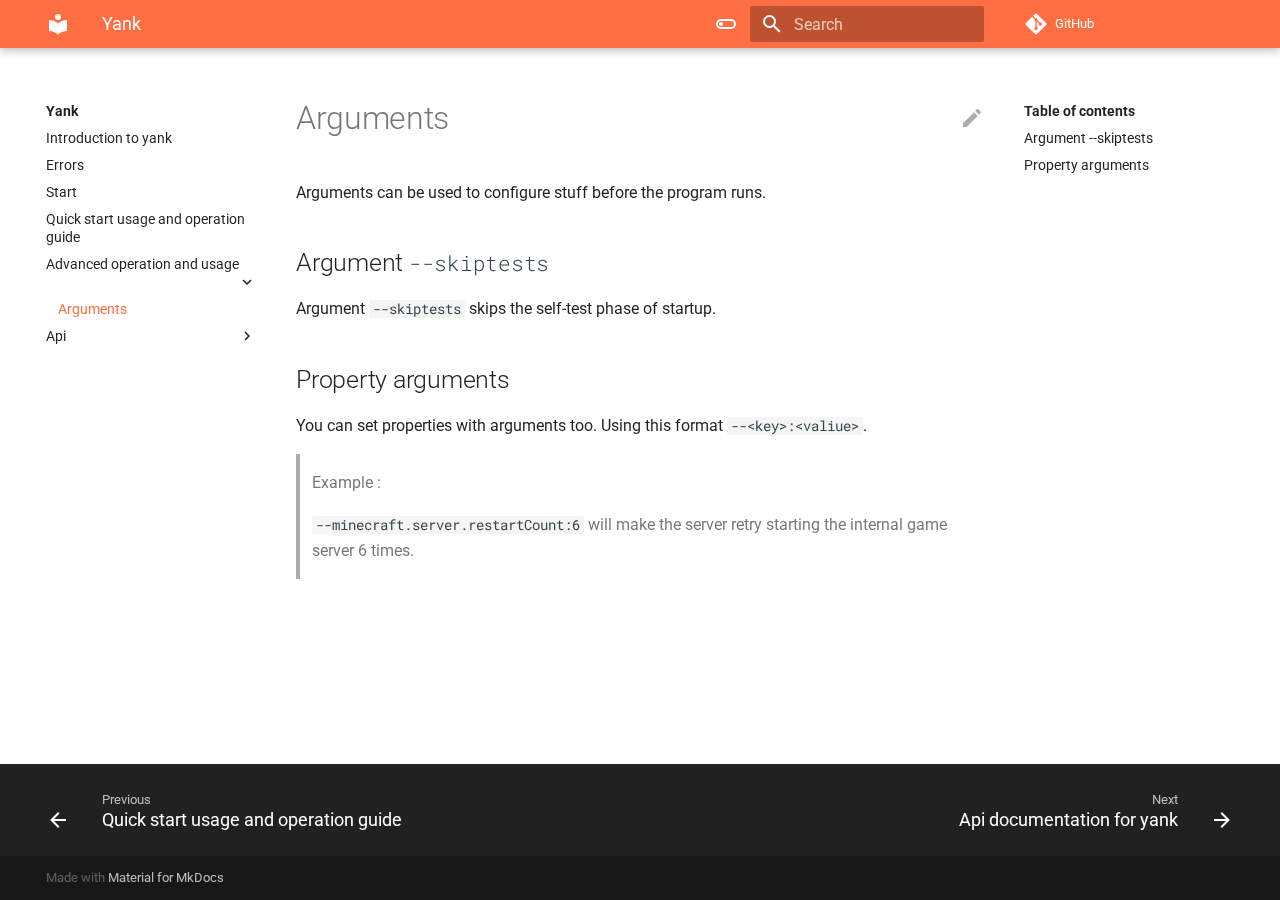
<file: advanced operation and usage/index.html>
<!doctype html>
<html lang="en" class="no-js">
  <head>
    
      <meta charset="utf-8">
      <meta name="viewport" content="width=device-width,initial-scale=1">
      
        <meta name="description" content="Project Yank. The home of the minecraft web interface server manager and api.">
      
      
      
      
      <link rel="icon" href="../assets/images/favicon.png">
      <meta name="generator" content="mkdocs-1.2.1, mkdocs-material-7.1.9">
    
    
      
        <title>Arguments - Yank</title>
      
    
    
      <link rel="stylesheet" href="../assets/stylesheets/main.ca7ac06f.min.css">
      
        
        <link rel="stylesheet" href="../assets/stylesheets/palette.f1a3b89f.min.css">
        
      
    
    
    
      
        
        <link rel="preconnect" href="https://fonts.gstatic.com" crossorigin>
        <link rel="stylesheet" href="https://fonts.googleapis.com/css?family=Roboto:300,400,400i,700%7CRoboto+Mono&display=fallback">
        <style>:root{--md-text-font-family:"Roboto";--md-code-font-family:"Roboto Mono"}</style>
      
    
    
    
    
      


    
    
  </head>
  
  
    
    
      
    
    
    
    
    <body dir="ltr" data-md-color-scheme="default" data-md-color-primary="deep-orange" data-md-color-accent="">
  
    
    <script>function __prefix(e){return new URL("..",location).pathname+"."+e}function __get(e,t=localStorage){return JSON.parse(t.getItem(__prefix(e)))}</script>
    
      <script>var palette=__get("__palette");if(null!==palette&&"object"==typeof palette.color)for(var key in palette.color)document.body.setAttribute("data-md-color-"+key,palette.color[key])</script>
    
    <input class="md-toggle" data-md-toggle="drawer" type="checkbox" id="__drawer" autocomplete="off">
    <input class="md-toggle" data-md-toggle="search" type="checkbox" id="__search" autocomplete="off">
    <label class="md-overlay" for="__drawer"></label>
    <div data-md-component="skip">
      
        
        <a href="#arguments" class="md-skip">
          Skip to content
        </a>
      
    </div>
    <div data-md-component="announce">
      
    </div>
    
      <header class="md-header" data-md-component="header">
  <nav class="md-header__inner md-grid" aria-label="Header">
    <a href="../index.html" title="Yank" class="md-header__button md-logo" aria-label="Yank" data-md-component="logo">
      
  
  <svg xmlns="http://www.w3.org/2000/svg" viewBox="0 0 24 24"><path d="M12 8a3 3 0 0 0 3-3 3 3 0 0 0-3-3 3 3 0 0 0-3 3 3 3 0 0 0 3 3m0 3.54C9.64 9.35 6.5 8 3 8v11c3.5 0 6.64 1.35 9 3.54 2.36-2.19 5.5-3.54 9-3.54V8c-3.5 0-6.64 1.35-9 3.54z"/></svg>

    </a>
    <label class="md-header__button md-icon" for="__drawer">
      <svg xmlns="http://www.w3.org/2000/svg" viewBox="0 0 24 24"><path d="M3 6h18v2H3V6m0 5h18v2H3v-2m0 5h18v2H3v-2z"/></svg>
    </label>
    <div class="md-header__title" data-md-component="header-title">
      <div class="md-header__ellipsis">
        <div class="md-header__topic">
          <span class="md-ellipsis">
            Yank
          </span>
        </div>
        <div class="md-header__topic" data-md-component="header-topic">
          <span class="md-ellipsis">
            
              Arguments
            
          </span>
        </div>
      </div>
    </div>
    
      <form class="md-header__option" data-md-component="palette">
        
          
          
          <input class="md-option" data-md-color-media="(prefers-color-scheme: light)" data-md-color-scheme="default" data-md-color-primary="deep-orange" data-md-color-accent=""  aria-label="Switch to dark mode"  type="radio" name="__palette" id="__palette_1">
          
            <label class="md-header__button md-icon" title="Switch to dark mode" for="__palette_2" hidden>
              <svg xmlns="http://www.w3.org/2000/svg" viewBox="0 0 24 24"><path d="M7 10a2 2 0 0 1 2 2 2 2 0 0 1-2 2 2 2 0 0 1-2-2 2 2 0 0 1 2-2m10-3a5 5 0 0 1 5 5 5 5 0 0 1-5 5H7a5 5 0 0 1-5-5 5 5 0 0 1 5-5h10M7 9a3 3 0 0 0-3 3 3 3 0 0 0 3 3h10a3 3 0 0 0 3-3 3 3 0 0 0-3-3H7z"/></svg>
            </label>
          
        
          
          
          <input class="md-option" data-md-color-media="(prefers-color-scheme: dark)" data-md-color-scheme="slate" data-md-color-primary="deep-orange" data-md-color-accent=""  aria-label="Switch to light mode"  type="radio" name="__palette" id="__palette_2">
          
            <label class="md-header__button md-icon" title="Switch to light mode" for="__palette_1" hidden>
              <svg xmlns="http://www.w3.org/2000/svg" viewBox="0 0 24 24"><path d="M17 7H7a5 5 0 0 0-5 5 5 5 0 0 0 5 5h10a5 5 0 0 0 5-5 5 5 0 0 0-5-5m0 8a3 3 0 0 1-3-3 3 3 0 0 1 3-3 3 3 0 0 1 3 3 3 3 0 0 1-3 3z"/></svg>
            </label>
          
        
      </form>
    
    
    
      <label class="md-header__button md-icon" for="__search">
        <svg xmlns="http://www.w3.org/2000/svg" viewBox="0 0 24 24"><path d="M9.5 3A6.5 6.5 0 0 1 16 9.5c0 1.61-.59 3.09-1.56 4.23l.27.27h.79l5 5-1.5 1.5-5-5v-.79l-.27-.27A6.516 6.516 0 0 1 9.5 16 6.5 6.5 0 0 1 3 9.5 6.5 6.5 0 0 1 9.5 3m0 2C7 5 5 7 5 9.5S7 14 9.5 14 14 12 14 9.5 12 5 9.5 5z"/></svg>
      </label>
      
<div class="md-search" data-md-component="search" role="dialog">
  <label class="md-search__overlay" for="__search"></label>
  <div class="md-search__inner" role="search">
    <form class="md-search__form" name="search">
      <input type="text" class="md-search__input" name="query" aria-label="Search" placeholder="Search" autocapitalize="off" autocorrect="off" autocomplete="off" spellcheck="false" data-md-component="search-query" data-md-state="active" required>
      <label class="md-search__icon md-icon" for="__search">
        <svg xmlns="http://www.w3.org/2000/svg" viewBox="0 0 24 24"><path d="M9.5 3A6.5 6.5 0 0 1 16 9.5c0 1.61-.59 3.09-1.56 4.23l.27.27h.79l5 5-1.5 1.5-5-5v-.79l-.27-.27A6.516 6.516 0 0 1 9.5 16 6.5 6.5 0 0 1 3 9.5 6.5 6.5 0 0 1 9.5 3m0 2C7 5 5 7 5 9.5S7 14 9.5 14 14 12 14 9.5 12 5 9.5 5z"/></svg>
        <svg xmlns="http://www.w3.org/2000/svg" viewBox="0 0 24 24"><path d="M20 11v2H8l5.5 5.5-1.42 1.42L4.16 12l7.92-7.92L13.5 5.5 8 11h12z"/></svg>
      </label>
      <button type="reset" class="md-search__icon md-icon" aria-label="Clear" tabindex="-1">
        <svg xmlns="http://www.w3.org/2000/svg" viewBox="0 0 24 24"><path d="M19 6.41 17.59 5 12 10.59 6.41 5 5 6.41 10.59 12 5 17.59 6.41 19 12 13.41 17.59 19 19 17.59 13.41 12 19 6.41z"/></svg>
      </button>
    </form>
    <div class="md-search__output">
      <div class="md-search__scrollwrap" data-md-scrollfix>
        <div class="md-search-result" data-md-component="search-result">
          <div class="md-search-result__meta">
            Initializing search
          </div>
          <ol class="md-search-result__list"></ol>
        </div>
      </div>
    </div>
  </div>
</div>
    
    
      <div class="md-header__source">
        
<a href="https://github.com/LukeOnuke/yank/" title="Go to repository" class="md-source" data-md-component="source">
  <div class="md-source__icon md-icon">
    
    <svg xmlns="http://www.w3.org/2000/svg" viewBox="0 0 448 512"><path d="M439.55 236.05 244 40.45a28.87 28.87 0 0 0-40.81 0l-40.66 40.63 51.52 51.52c27.06-9.14 52.68 16.77 43.39 43.68l49.66 49.66c34.23-11.8 61.18 31 35.47 56.69-26.49 26.49-70.21-2.87-56-37.34L240.22 199v121.85c25.3 12.54 22.26 41.85 9.08 55a34.34 34.34 0 0 1-48.55 0c-17.57-17.6-11.07-46.91 11.25-56v-123c-20.8-8.51-24.6-30.74-18.64-45L142.57 101 8.45 235.14a28.86 28.86 0 0 0 0 40.81l195.61 195.6a28.86 28.86 0 0 0 40.8 0l194.69-194.69a28.86 28.86 0 0 0 0-40.81z"/></svg>
  </div>
  <div class="md-source__repository">
    GitHub
  </div>
</a>
      </div>
    
  </nav>
</header>
    
    <div class="md-container" data-md-component="container">
      
      
        
      
      <main class="md-main" data-md-component="main">
        <div class="md-main__inner md-grid">
          
            
              
              <div class="md-sidebar md-sidebar--primary" data-md-component="sidebar" data-md-type="navigation" >
                <div class="md-sidebar__scrollwrap">
                  <div class="md-sidebar__inner">
                    


<nav class="md-nav md-nav--primary" aria-label="Navigation" data-md-level="0">
  <label class="md-nav__title" for="__drawer">
    <a href="../index.html" title="Yank" class="md-nav__button md-logo" aria-label="Yank" data-md-component="logo">
      
  
  <svg xmlns="http://www.w3.org/2000/svg" viewBox="0 0 24 24"><path d="M12 8a3 3 0 0 0 3-3 3 3 0 0 0-3-3 3 3 0 0 0-3 3 3 3 0 0 0 3 3m0 3.54C9.64 9.35 6.5 8 3 8v11c3.5 0 6.64 1.35 9 3.54 2.36-2.19 5.5-3.54 9-3.54V8c-3.5 0-6.64 1.35-9 3.54z"/></svg>

    </a>
    Yank
  </label>
  
    <div class="md-nav__source">
      
<a href="https://github.com/LukeOnuke/yank/" title="Go to repository" class="md-source" data-md-component="source">
  <div class="md-source__icon md-icon">
    
    <svg xmlns="http://www.w3.org/2000/svg" viewBox="0 0 448 512"><path d="M439.55 236.05 244 40.45a28.87 28.87 0 0 0-40.81 0l-40.66 40.63 51.52 51.52c27.06-9.14 52.68 16.77 43.39 43.68l49.66 49.66c34.23-11.8 61.18 31 35.47 56.69-26.49 26.49-70.21-2.87-56-37.34L240.22 199v121.85c25.3 12.54 22.26 41.85 9.08 55a34.34 34.34 0 0 1-48.55 0c-17.57-17.6-11.07-46.91 11.25-56v-123c-20.8-8.51-24.6-30.74-18.64-45L142.57 101 8.45 235.14a28.86 28.86 0 0 0 0 40.81l195.61 195.6a28.86 28.86 0 0 0 40.8 0l194.69-194.69a28.86 28.86 0 0 0 0-40.81z"/></svg>
  </div>
  <div class="md-source__repository">
    GitHub
  </div>
</a>
    </div>
  
  <ul class="md-nav__list" data-md-scrollfix>
    
      
      
      

  
  
  
    <li class="md-nav__item">
      <a href="../index.html" class="md-nav__link">
        Introduction to yank
      </a>
    </li>
  

    
      
      
      

  
  
  
    <li class="md-nav__item">
      <a href="../errors.html" class="md-nav__link">
        Errors
      </a>
    </li>
  

    
      
      
      

  
  
  
    <li class="md-nav__item">
      <a href="../start.html" class="md-nav__link">
        Start
      </a>
    </li>
  

    
      
      
      

  
  
  
    <li class="md-nav__item">
      <a href="../usageandoperation.html" class="md-nav__link">
        Quick start usage and operation guide
      </a>
    </li>
  

    
      
      
      

  
  
    
  
  
    
    <li class="md-nav__item md-nav__item--active md-nav__item--nested">
      
      
        <input class="md-nav__toggle md-toggle" data-md-toggle="__nav_5" type="checkbox" id="__nav_5" checked>
      
      <label class="md-nav__link" for="__nav_5">
        Advanced operation and usage
        <span class="md-nav__icon md-icon"></span>
      </label>
      <nav class="md-nav" aria-label="Advanced operation and usage" data-md-level="1">
        <label class="md-nav__title" for="__nav_5">
          <span class="md-nav__icon md-icon"></span>
          Advanced operation and usage
        </label>
        <ul class="md-nav__list" data-md-scrollfix>
          
            
  
  
    
  
  
    <li class="md-nav__item md-nav__item--active">
      
      <input class="md-nav__toggle md-toggle" data-md-toggle="toc" type="checkbox" id="__toc">
      
      
        
      
      
        <label class="md-nav__link md-nav__link--active" for="__toc">
          Arguments
          <span class="md-nav__icon md-icon"></span>
        </label>
      
      <a href="index.html" class="md-nav__link md-nav__link--active">
        Arguments
      </a>
      
        
<nav class="md-nav md-nav--secondary" aria-label="Table of contents">
  
  
  
    
  
  
    <label class="md-nav__title" for="__toc">
      <span class="md-nav__icon md-icon"></span>
      Table of contents
    </label>
    <ul class="md-nav__list" data-md-component="toc" data-md-scrollfix>
      
        <li class="md-nav__item">
  <a href="#argument-skiptests" class="md-nav__link">
    Argument --skiptests
  </a>
  
</li>
      
        <li class="md-nav__item">
  <a href="#property-arguments" class="md-nav__link">
    Property arguments
  </a>
  
</li>
      
    </ul>
  
</nav>
      
    </li>
  

          
        </ul>
      </nav>
    </li>
  

    
      
      
      

  
  
  
    
    <li class="md-nav__item md-nav__item--nested">
      
      
        <input class="md-nav__toggle md-toggle" data-md-toggle="__nav_6" type="checkbox" id="__nav_6" >
      
      <label class="md-nav__link" for="__nav_6">
        Api
        <span class="md-nav__icon md-icon"></span>
      </label>
      <nav class="md-nav" aria-label="Api" data-md-level="1">
        <label class="md-nav__title" for="__nav_6">
          <span class="md-nav__icon md-icon"></span>
          Api
        </label>
        <ul class="md-nav__list" data-md-scrollfix>
          
            
  
  
  
    <li class="md-nav__item">
      <a href="../api/index.html" class="md-nav__link">
        Api documentation for yank
      </a>
    </li>
  

          
            
  
  
  
    <li class="md-nav__item">
      <a href="../api/log.html" class="md-nav__link">
        Log endpoint (/api/v1/log/**)
      </a>
    </li>
  

          
            
  
  
  
    <li class="md-nav__item">
      <a href="../api/user.html" class="md-nav__link">
        User endpoint (/api/v1/user/**)
      </a>
    </li>
  

          
        </ul>
      </nav>
    </li>
  

    
  </ul>
</nav>
                  </div>
                </div>
              </div>
            
            
              
              <div class="md-sidebar md-sidebar--secondary" data-md-component="sidebar" data-md-type="toc" >
                <div class="md-sidebar__scrollwrap">
                  <div class="md-sidebar__inner">
                    
<nav class="md-nav md-nav--secondary" aria-label="Table of contents">
  
  
  
    
  
  
    <label class="md-nav__title" for="__toc">
      <span class="md-nav__icon md-icon"></span>
      Table of contents
    </label>
    <ul class="md-nav__list" data-md-component="toc" data-md-scrollfix>
      
        <li class="md-nav__item">
  <a href="#argument-skiptests" class="md-nav__link">
    Argument --skiptests
  </a>
  
</li>
      
        <li class="md-nav__item">
  <a href="#property-arguments" class="md-nav__link">
    Property arguments
  </a>
  
</li>
      
    </ul>
  
</nav>
                  </div>
                </div>
              </div>
            
          
          <div class="md-content" data-md-component="content">
            <article class="md-content__inner md-typeset">
              
                
                  <a href="https://github.com/tree/main/docs/docs/advanced operation and usage/index.md" title="Edit this page" class="md-content__button md-icon">
                    <svg xmlns="http://www.w3.org/2000/svg" viewBox="0 0 24 24"><path d="M20.71 7.04c.39-.39.39-1.04 0-1.41l-2.34-2.34c-.37-.39-1.02-.39-1.41 0l-1.84 1.83 3.75 3.75M3 17.25V21h3.75L17.81 9.93l-3.75-3.75L3 17.25z"/></svg>
                  </a>
                
                
                <h1 id="arguments">Arguments</h1>
<p>Arguments can be used to configure stuff before the program runs.</p>
<h2 id="argument-skiptests">Argument <code>--skiptests</code></h2>
<p>Argument <code>--skiptests</code> skips the self-test phase of startup.</p>
<h2 id="property-arguments">Property arguments</h2>
<p>You can set properties with arguments too. Using this format 
<code>--&lt;key&gt;:&lt;valiue&gt;</code>.</p>
<blockquote>
<p>Example :</p>
<p><code>--minecraft.server.restartCount:6</code> will make the server retry starting 
the internal game server 6 times.</p>
</blockquote>
                
              
              
                


              
            </article>
          </div>
        </div>
        
      </main>
      
        
<footer class="md-footer">
  
    <nav class="md-footer__inner md-grid" aria-label="Footer">
      
        
        <a href="../usageandoperation.html" class="md-footer__link md-footer__link--prev" aria-label="Previous: Quick start usage and operation guide" rel="prev">
          <div class="md-footer__button md-icon">
            <svg xmlns="http://www.w3.org/2000/svg" viewBox="0 0 24 24"><path d="M20 11v2H8l5.5 5.5-1.42 1.42L4.16 12l7.92-7.92L13.5 5.5 8 11h12z"/></svg>
          </div>
          <div class="md-footer__title">
            <div class="md-ellipsis">
              <span class="md-footer__direction">
                Previous
              </span>
              Quick start usage and operation guide
            </div>
          </div>
        </a>
      
      
        
        <a href="../api/index.html" class="md-footer__link md-footer__link--next" aria-label="Next: Api documentation for yank" rel="next">
          <div class="md-footer__title">
            <div class="md-ellipsis">
              <span class="md-footer__direction">
                Next
              </span>
              Api documentation for yank
            </div>
          </div>
          <div class="md-footer__button md-icon">
            <svg xmlns="http://www.w3.org/2000/svg" viewBox="0 0 24 24"><path d="M4 11v2h12l-5.5 5.5 1.42 1.42L19.84 12l-7.92-7.92L10.5 5.5 16 11H4z"/></svg>
          </div>
        </a>
      
    </nav>
  
  <div class="md-footer-meta md-typeset">
    <div class="md-footer-meta__inner md-grid">
      <div class="md-footer-copyright">
        
        Made with
        <a href="https://squidfunk.github.io/mkdocs-material/" target="_blank" rel="noopener">
          Material for MkDocs
        </a>
        
      </div>
      
    </div>
  </div>
</footer>
      
    </div>
    <div class="md-dialog" data-md-component="dialog">
      <div class="md-dialog__inner md-typeset"></div>
    </div>
    <script id="__config" type="application/json">{"base": "..", "features": ["search.share"], "translations": {"clipboard.copy": "Copy to clipboard", "clipboard.copied": "Copied to clipboard", "search.config.lang": "en", "search.config.pipeline": "trimmer, stopWordFilter", "search.config.separator": "[\\s\\-]+", "search.placeholder": "Search", "search.result.placeholder": "Type to start searching", "search.result.none": "No matching documents", "search.result.one": "1 matching document", "search.result.other": "# matching documents", "search.result.more.one": "1 more on this page", "search.result.more.other": "# more on this page", "search.result.term.missing": "Missing", "select.version.title": "Select version"}, "search": "../assets/javascripts/workers/search.477d984a.min.js", "version": null}</script>
    
    
      <script src="../assets/javascripts/bundle.82b56eb2.min.js"></script>
      
    
  </body>
</html>
</file>
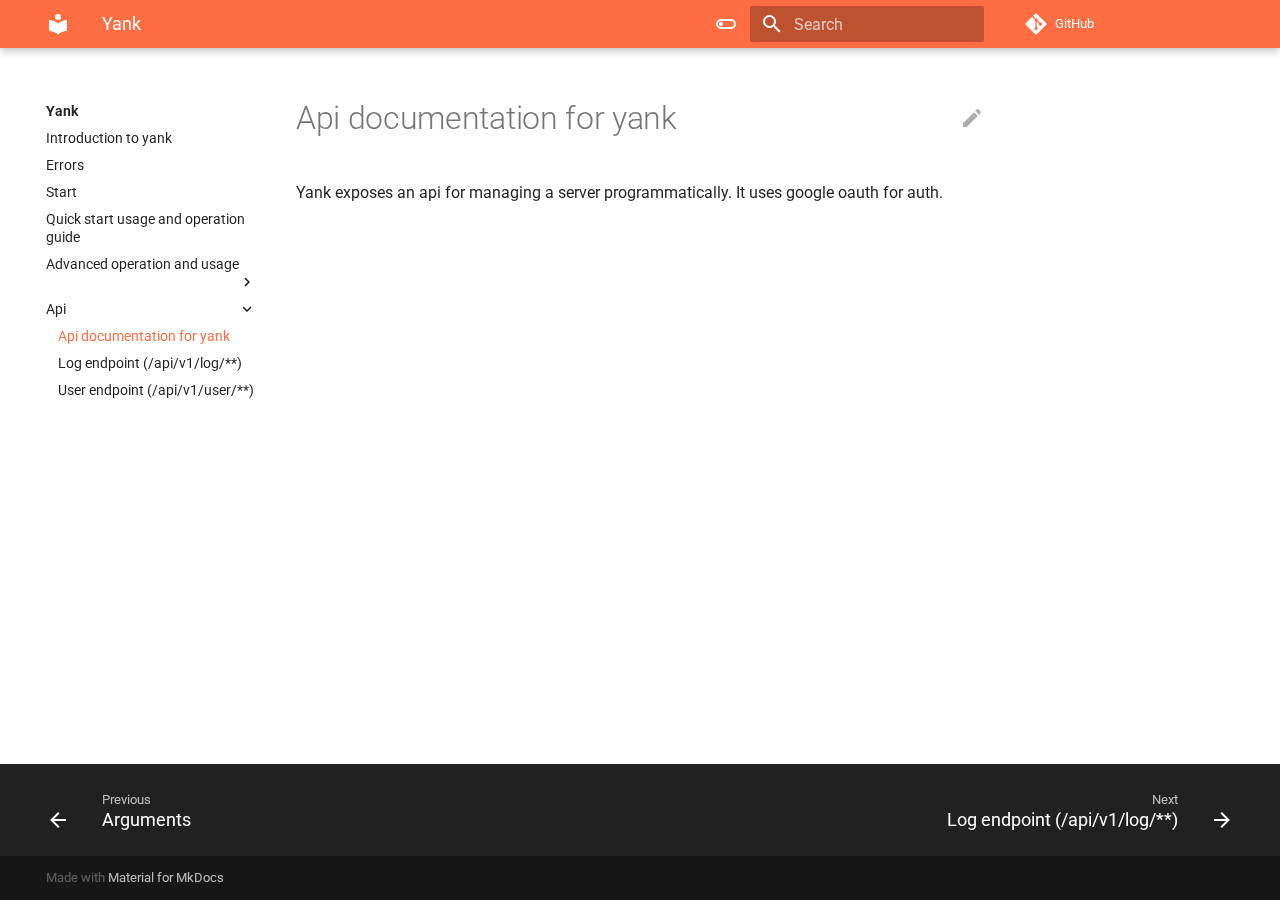
<file: api/index.html>
<!doctype html>
<html lang="en" class="no-js">
  <head>
    
      <meta charset="utf-8">
      <meta name="viewport" content="width=device-width,initial-scale=1">
      
        <meta name="description" content="Project Yank. The home of the minecraft web interface server manager and api.">
      
      
      
      
      <link rel="icon" href="../assets/images/favicon.png">
      <meta name="generator" content="mkdocs-1.2.1, mkdocs-material-7.1.9">
    
    
      
        <title>Api documentation for yank - Yank</title>
      
    
    
      <link rel="stylesheet" href="../assets/stylesheets/main.ca7ac06f.min.css">
      
        
        <link rel="stylesheet" href="../assets/stylesheets/palette.f1a3b89f.min.css">
        
      
    
    
    
      
        
        <link rel="preconnect" href="https://fonts.gstatic.com" crossorigin>
        <link rel="stylesheet" href="https://fonts.googleapis.com/css?family=Roboto:300,400,400i,700%7CRoboto+Mono&display=fallback">
        <style>:root{--md-text-font-family:"Roboto";--md-code-font-family:"Roboto Mono"}</style>
      
    
    
    
    
      


    
    
  </head>
  
  
    
    
      
    
    
    
    
    <body dir="ltr" data-md-color-scheme="default" data-md-color-primary="deep-orange" data-md-color-accent="">
  
    
    <script>function __prefix(e){return new URL("..",location).pathname+"."+e}function __get(e,t=localStorage){return JSON.parse(t.getItem(__prefix(e)))}</script>
    
      <script>var palette=__get("__palette");if(null!==palette&&"object"==typeof palette.color)for(var key in palette.color)document.body.setAttribute("data-md-color-"+key,palette.color[key])</script>
    
    <input class="md-toggle" data-md-toggle="drawer" type="checkbox" id="__drawer" autocomplete="off">
    <input class="md-toggle" data-md-toggle="search" type="checkbox" id="__search" autocomplete="off">
    <label class="md-overlay" for="__drawer"></label>
    <div data-md-component="skip">
      
        
        <a href="#api-documentation-for-yank" class="md-skip">
          Skip to content
        </a>
      
    </div>
    <div data-md-component="announce">
      
    </div>
    
      <header class="md-header" data-md-component="header">
  <nav class="md-header__inner md-grid" aria-label="Header">
    <a href="../index.html" title="Yank" class="md-header__button md-logo" aria-label="Yank" data-md-component="logo">
      
  
  <svg xmlns="http://www.w3.org/2000/svg" viewBox="0 0 24 24"><path d="M12 8a3 3 0 0 0 3-3 3 3 0 0 0-3-3 3 3 0 0 0-3 3 3 3 0 0 0 3 3m0 3.54C9.64 9.35 6.5 8 3 8v11c3.5 0 6.64 1.35 9 3.54 2.36-2.19 5.5-3.54 9-3.54V8c-3.5 0-6.64 1.35-9 3.54z"/></svg>

    </a>
    <label class="md-header__button md-icon" for="__drawer">
      <svg xmlns="http://www.w3.org/2000/svg" viewBox="0 0 24 24"><path d="M3 6h18v2H3V6m0 5h18v2H3v-2m0 5h18v2H3v-2z"/></svg>
    </label>
    <div class="md-header__title" data-md-component="header-title">
      <div class="md-header__ellipsis">
        <div class="md-header__topic">
          <span class="md-ellipsis">
            Yank
          </span>
        </div>
        <div class="md-header__topic" data-md-component="header-topic">
          <span class="md-ellipsis">
            
              Api documentation for yank
            
          </span>
        </div>
      </div>
    </div>
    
      <form class="md-header__option" data-md-component="palette">
        
          
          
          <input class="md-option" data-md-color-media="(prefers-color-scheme: light)" data-md-color-scheme="default" data-md-color-primary="deep-orange" data-md-color-accent=""  aria-label="Switch to dark mode"  type="radio" name="__palette" id="__palette_1">
          
            <label class="md-header__button md-icon" title="Switch to dark mode" for="__palette_2" hidden>
              <svg xmlns="http://www.w3.org/2000/svg" viewBox="0 0 24 24"><path d="M7 10a2 2 0 0 1 2 2 2 2 0 0 1-2 2 2 2 0 0 1-2-2 2 2 0 0 1 2-2m10-3a5 5 0 0 1 5 5 5 5 0 0 1-5 5H7a5 5 0 0 1-5-5 5 5 0 0 1 5-5h10M7 9a3 3 0 0 0-3 3 3 3 0 0 0 3 3h10a3 3 0 0 0 3-3 3 3 0 0 0-3-3H7z"/></svg>
            </label>
          
        
          
          
          <input class="md-option" data-md-color-media="(prefers-color-scheme: dark)" data-md-color-scheme="slate" data-md-color-primary="deep-orange" data-md-color-accent=""  aria-label="Switch to light mode"  type="radio" name="__palette" id="__palette_2">
          
            <label class="md-header__button md-icon" title="Switch to light mode" for="__palette_1" hidden>
              <svg xmlns="http://www.w3.org/2000/svg" viewBox="0 0 24 24"><path d="M17 7H7a5 5 0 0 0-5 5 5 5 0 0 0 5 5h10a5 5 0 0 0 5-5 5 5 0 0 0-5-5m0 8a3 3 0 0 1-3-3 3 3 0 0 1 3-3 3 3 0 0 1 3 3 3 3 0 0 1-3 3z"/></svg>
            </label>
          
        
      </form>
    
    
    
      <label class="md-header__button md-icon" for="__search">
        <svg xmlns="http://www.w3.org/2000/svg" viewBox="0 0 24 24"><path d="M9.5 3A6.5 6.5 0 0 1 16 9.5c0 1.61-.59 3.09-1.56 4.23l.27.27h.79l5 5-1.5 1.5-5-5v-.79l-.27-.27A6.516 6.516 0 0 1 9.5 16 6.5 6.5 0 0 1 3 9.5 6.5 6.5 0 0 1 9.5 3m0 2C7 5 5 7 5 9.5S7 14 9.5 14 14 12 14 9.5 12 5 9.5 5z"/></svg>
      </label>
      
<div class="md-search" data-md-component="search" role="dialog">
  <label class="md-search__overlay" for="__search"></label>
  <div class="md-search__inner" role="search">
    <form class="md-search__form" name="search">
      <input type="text" class="md-search__input" name="query" aria-label="Search" placeholder="Search" autocapitalize="off" autocorrect="off" autocomplete="off" spellcheck="false" data-md-component="search-query" data-md-state="active" required>
      <label class="md-search__icon md-icon" for="__search">
        <svg xmlns="http://www.w3.org/2000/svg" viewBox="0 0 24 24"><path d="M9.5 3A6.5 6.5 0 0 1 16 9.5c0 1.61-.59 3.09-1.56 4.23l.27.27h.79l5 5-1.5 1.5-5-5v-.79l-.27-.27A6.516 6.516 0 0 1 9.5 16 6.5 6.5 0 0 1 3 9.5 6.5 6.5 0 0 1 9.5 3m0 2C7 5 5 7 5 9.5S7 14 9.5 14 14 12 14 9.5 12 5 9.5 5z"/></svg>
        <svg xmlns="http://www.w3.org/2000/svg" viewBox="0 0 24 24"><path d="M20 11v2H8l5.5 5.5-1.42 1.42L4.16 12l7.92-7.92L13.5 5.5 8 11h12z"/></svg>
      </label>
      <button type="reset" class="md-search__icon md-icon" aria-label="Clear" tabindex="-1">
        <svg xmlns="http://www.w3.org/2000/svg" viewBox="0 0 24 24"><path d="M19 6.41 17.59 5 12 10.59 6.41 5 5 6.41 10.59 12 5 17.59 6.41 19 12 13.41 17.59 19 19 17.59 13.41 12 19 6.41z"/></svg>
      </button>
    </form>
    <div class="md-search__output">
      <div class="md-search__scrollwrap" data-md-scrollfix>
        <div class="md-search-result" data-md-component="search-result">
          <div class="md-search-result__meta">
            Initializing search
          </div>
          <ol class="md-search-result__list"></ol>
        </div>
      </div>
    </div>
  </div>
</div>
    
    
      <div class="md-header__source">
        
<a href="https://github.com/LukeOnuke/yank/" title="Go to repository" class="md-source" data-md-component="source">
  <div class="md-source__icon md-icon">
    
    <svg xmlns="http://www.w3.org/2000/svg" viewBox="0 0 448 512"><path d="M439.55 236.05 244 40.45a28.87 28.87 0 0 0-40.81 0l-40.66 40.63 51.52 51.52c27.06-9.14 52.68 16.77 43.39 43.68l49.66 49.66c34.23-11.8 61.18 31 35.47 56.69-26.49 26.49-70.21-2.87-56-37.34L240.22 199v121.85c25.3 12.54 22.26 41.85 9.08 55a34.34 34.34 0 0 1-48.55 0c-17.57-17.6-11.07-46.91 11.25-56v-123c-20.8-8.51-24.6-30.74-18.64-45L142.57 101 8.45 235.14a28.86 28.86 0 0 0 0 40.81l195.61 195.6a28.86 28.86 0 0 0 40.8 0l194.69-194.69a28.86 28.86 0 0 0 0-40.81z"/></svg>
  </div>
  <div class="md-source__repository">
    GitHub
  </div>
</a>
      </div>
    
  </nav>
</header>
    
    <div class="md-container" data-md-component="container">
      
      
        
      
      <main class="md-main" data-md-component="main">
        <div class="md-main__inner md-grid">
          
            
              
              <div class="md-sidebar md-sidebar--primary" data-md-component="sidebar" data-md-type="navigation" >
                <div class="md-sidebar__scrollwrap">
                  <div class="md-sidebar__inner">
                    


<nav class="md-nav md-nav--primary" aria-label="Navigation" data-md-level="0">
  <label class="md-nav__title" for="__drawer">
    <a href="../index.html" title="Yank" class="md-nav__button md-logo" aria-label="Yank" data-md-component="logo">
      
  
  <svg xmlns="http://www.w3.org/2000/svg" viewBox="0 0 24 24"><path d="M12 8a3 3 0 0 0 3-3 3 3 0 0 0-3-3 3 3 0 0 0-3 3 3 3 0 0 0 3 3m0 3.54C9.64 9.35 6.5 8 3 8v11c3.5 0 6.64 1.35 9 3.54 2.36-2.19 5.5-3.54 9-3.54V8c-3.5 0-6.64 1.35-9 3.54z"/></svg>

    </a>
    Yank
  </label>
  
    <div class="md-nav__source">
      
<a href="https://github.com/LukeOnuke/yank/" title="Go to repository" class="md-source" data-md-component="source">
  <div class="md-source__icon md-icon">
    
    <svg xmlns="http://www.w3.org/2000/svg" viewBox="0 0 448 512"><path d="M439.55 236.05 244 40.45a28.87 28.87 0 0 0-40.81 0l-40.66 40.63 51.52 51.52c27.06-9.14 52.68 16.77 43.39 43.68l49.66 49.66c34.23-11.8 61.18 31 35.47 56.69-26.49 26.49-70.21-2.87-56-37.34L240.22 199v121.85c25.3 12.54 22.26 41.85 9.08 55a34.34 34.34 0 0 1-48.55 0c-17.57-17.6-11.07-46.91 11.25-56v-123c-20.8-8.51-24.6-30.74-18.64-45L142.57 101 8.45 235.14a28.86 28.86 0 0 0 0 40.81l195.61 195.6a28.86 28.86 0 0 0 40.8 0l194.69-194.69a28.86 28.86 0 0 0 0-40.81z"/></svg>
  </div>
  <div class="md-source__repository">
    GitHub
  </div>
</a>
    </div>
  
  <ul class="md-nav__list" data-md-scrollfix>
    
      
      
      

  
  
  
    <li class="md-nav__item">
      <a href="../index.html" class="md-nav__link">
        Introduction to yank
      </a>
    </li>
  

    
      
      
      

  
  
  
    <li class="md-nav__item">
      <a href="../errors.html" class="md-nav__link">
        Errors
      </a>
    </li>
  

    
      
      
      

  
  
  
    <li class="md-nav__item">
      <a href="../start.html" class="md-nav__link">
        Start
      </a>
    </li>
  

    
      
      
      

  
  
  
    <li class="md-nav__item">
      <a href="../usageandoperation.html" class="md-nav__link">
        Quick start usage and operation guide
      </a>
    </li>
  

    
      
      
      

  
  
  
    
    <li class="md-nav__item md-nav__item--nested">
      
      
        <input class="md-nav__toggle md-toggle" data-md-toggle="__nav_5" type="checkbox" id="__nav_5" >
      
      <label class="md-nav__link" for="__nav_5">
        Advanced operation and usage
        <span class="md-nav__icon md-icon"></span>
      </label>
      <nav class="md-nav" aria-label="Advanced operation and usage" data-md-level="1">
        <label class="md-nav__title" for="__nav_5">
          <span class="md-nav__icon md-icon"></span>
          Advanced operation and usage
        </label>
        <ul class="md-nav__list" data-md-scrollfix>
          
            
  
  
  
    <li class="md-nav__item">
      <a href="../advanced%20operation%20and%20usage/index.html" class="md-nav__link">
        Arguments
      </a>
    </li>
  

          
        </ul>
      </nav>
    </li>
  

    
      
      
      

  
  
    
  
  
    
    <li class="md-nav__item md-nav__item--active md-nav__item--nested">
      
      
        <input class="md-nav__toggle md-toggle" data-md-toggle="__nav_6" type="checkbox" id="__nav_6" checked>
      
      <label class="md-nav__link" for="__nav_6">
        Api
        <span class="md-nav__icon md-icon"></span>
      </label>
      <nav class="md-nav" aria-label="Api" data-md-level="1">
        <label class="md-nav__title" for="__nav_6">
          <span class="md-nav__icon md-icon"></span>
          Api
        </label>
        <ul class="md-nav__list" data-md-scrollfix>
          
            
  
  
    
  
  
    <li class="md-nav__item md-nav__item--active">
      
      <input class="md-nav__toggle md-toggle" data-md-toggle="toc" type="checkbox" id="__toc">
      
      
        
      
      
      <a href="index.html" class="md-nav__link md-nav__link--active">
        Api documentation for yank
      </a>
      
    </li>
  

          
            
  
  
  
    <li class="md-nav__item">
      <a href="log.html" class="md-nav__link">
        Log endpoint (/api/v1/log/**)
      </a>
    </li>
  

          
            
  
  
  
    <li class="md-nav__item">
      <a href="user.html" class="md-nav__link">
        User endpoint (/api/v1/user/**)
      </a>
    </li>
  

          
        </ul>
      </nav>
    </li>
  

    
  </ul>
</nav>
                  </div>
                </div>
              </div>
            
            
              
              <div class="md-sidebar md-sidebar--secondary" data-md-component="sidebar" data-md-type="toc" >
                <div class="md-sidebar__scrollwrap">
                  <div class="md-sidebar__inner">
                    
<nav class="md-nav md-nav--secondary" aria-label="Table of contents">
  
  
  
    
  
  
</nav>
                  </div>
                </div>
              </div>
            
          
          <div class="md-content" data-md-component="content">
            <article class="md-content__inner md-typeset">
              
                
                  <a href="https://github.com/tree/main/docs/docs/api/index.md" title="Edit this page" class="md-content__button md-icon">
                    <svg xmlns="http://www.w3.org/2000/svg" viewBox="0 0 24 24"><path d="M20.71 7.04c.39-.39.39-1.04 0-1.41l-2.34-2.34c-.37-.39-1.02-.39-1.41 0l-1.84 1.83 3.75 3.75M3 17.25V21h3.75L17.81 9.93l-3.75-3.75L3 17.25z"/></svg>
                  </a>
                
                
                <h1 id="api-documentation-for-yank">Api documentation for yank</h1>
<p>Yank exposes an api for managing a server programmatically. It uses google oauth for
auth.</p>
                
              
              
                


              
            </article>
          </div>
        </div>
        
      </main>
      
        
<footer class="md-footer">
  
    <nav class="md-footer__inner md-grid" aria-label="Footer">
      
        
        <a href="../advanced%20operation%20and%20usage/index.html" class="md-footer__link md-footer__link--prev" aria-label="Previous: Arguments" rel="prev">
          <div class="md-footer__button md-icon">
            <svg xmlns="http://www.w3.org/2000/svg" viewBox="0 0 24 24"><path d="M20 11v2H8l5.5 5.5-1.42 1.42L4.16 12l7.92-7.92L13.5 5.5 8 11h12z"/></svg>
          </div>
          <div class="md-footer__title">
            <div class="md-ellipsis">
              <span class="md-footer__direction">
                Previous
              </span>
              Arguments
            </div>
          </div>
        </a>
      
      
        
        <a href="log.html" class="md-footer__link md-footer__link--next" aria-label="Next: Log endpoint (/api/v1/log/**)" rel="next">
          <div class="md-footer__title">
            <div class="md-ellipsis">
              <span class="md-footer__direction">
                Next
              </span>
              Log endpoint (/api/v1/log/**)
            </div>
          </div>
          <div class="md-footer__button md-icon">
            <svg xmlns="http://www.w3.org/2000/svg" viewBox="0 0 24 24"><path d="M4 11v2h12l-5.5 5.5 1.42 1.42L19.84 12l-7.92-7.92L10.5 5.5 16 11H4z"/></svg>
          </div>
        </a>
      
    </nav>
  
  <div class="md-footer-meta md-typeset">
    <div class="md-footer-meta__inner md-grid">
      <div class="md-footer-copyright">
        
        Made with
        <a href="https://squidfunk.github.io/mkdocs-material/" target="_blank" rel="noopener">
          Material for MkDocs
        </a>
        
      </div>
      
    </div>
  </div>
</footer>
      
    </div>
    <div class="md-dialog" data-md-component="dialog">
      <div class="md-dialog__inner md-typeset"></div>
    </div>
    <script id="__config" type="application/json">{"base": "..", "features": ["search.share"], "translations": {"clipboard.copy": "Copy to clipboard", "clipboard.copied": "Copied to clipboard", "search.config.lang": "en", "search.config.pipeline": "trimmer, stopWordFilter", "search.config.separator": "[\\s\\-]+", "search.placeholder": "Search", "search.result.placeholder": "Type to start searching", "search.result.none": "No matching documents", "search.result.one": "1 matching document", "search.result.other": "# matching documents", "search.result.more.one": "1 more on this page", "search.result.more.other": "# more on this page", "search.result.term.missing": "Missing", "select.version.title": "Select version"}, "search": "../assets/javascripts/workers/search.477d984a.min.js", "version": null}</script>
    
    
      <script src="../assets/javascripts/bundle.82b56eb2.min.js"></script>
      
    
  </body>
</html>
</file>
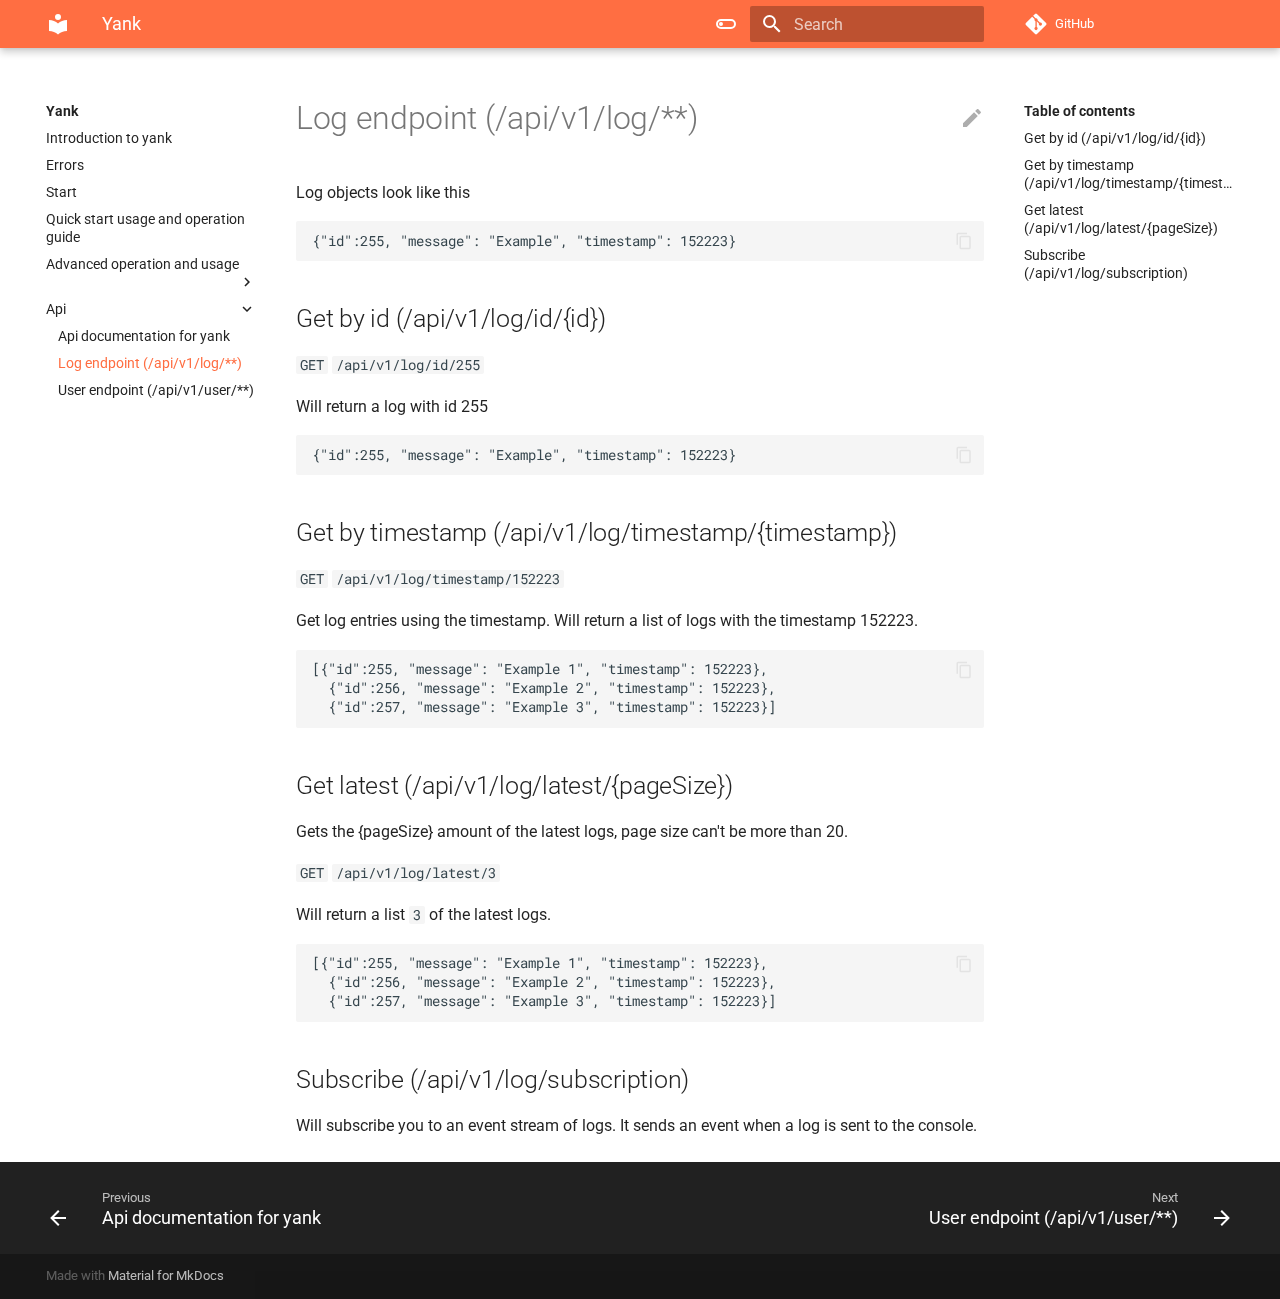
<file: api/log.html>
<!doctype html>
<html lang="en" class="no-js">
  <head>
    
      <meta charset="utf-8">
      <meta name="viewport" content="width=device-width,initial-scale=1">
      
        <meta name="description" content="Project Yank. The home of the minecraft web interface server manager and api.">
      
      
      
      
      <link rel="icon" href="../assets/images/favicon.png">
      <meta name="generator" content="mkdocs-1.2.1, mkdocs-material-7.1.9">
    
    
      
        <title>Log endpoint (/api/v1/log/**) - Yank</title>
      
    
    
      <link rel="stylesheet" href="../assets/stylesheets/main.ca7ac06f.min.css">
      
        
        <link rel="stylesheet" href="../assets/stylesheets/palette.f1a3b89f.min.css">
        
      
    
    
    
      
        
        <link rel="preconnect" href="https://fonts.gstatic.com" crossorigin>
        <link rel="stylesheet" href="https://fonts.googleapis.com/css?family=Roboto:300,400,400i,700%7CRoboto+Mono&display=fallback">
        <style>:root{--md-text-font-family:"Roboto";--md-code-font-family:"Roboto Mono"}</style>
      
    
    
    
    
      


    
    
  </head>
  
  
    
    
      
    
    
    
    
    <body dir="ltr" data-md-color-scheme="default" data-md-color-primary="deep-orange" data-md-color-accent="">
  
    
    <script>function __prefix(e){return new URL("..",location).pathname+"."+e}function __get(e,t=localStorage){return JSON.parse(t.getItem(__prefix(e)))}</script>
    
      <script>var palette=__get("__palette");if(null!==palette&&"object"==typeof palette.color)for(var key in palette.color)document.body.setAttribute("data-md-color-"+key,palette.color[key])</script>
    
    <input class="md-toggle" data-md-toggle="drawer" type="checkbox" id="__drawer" autocomplete="off">
    <input class="md-toggle" data-md-toggle="search" type="checkbox" id="__search" autocomplete="off">
    <label class="md-overlay" for="__drawer"></label>
    <div data-md-component="skip">
      
        
        <a href="#log-endpoint-apiv1log" class="md-skip">
          Skip to content
        </a>
      
    </div>
    <div data-md-component="announce">
      
    </div>
    
      <header class="md-header" data-md-component="header">
  <nav class="md-header__inner md-grid" aria-label="Header">
    <a href="../index.html" title="Yank" class="md-header__button md-logo" aria-label="Yank" data-md-component="logo">
      
  
  <svg xmlns="http://www.w3.org/2000/svg" viewBox="0 0 24 24"><path d="M12 8a3 3 0 0 0 3-3 3 3 0 0 0-3-3 3 3 0 0 0-3 3 3 3 0 0 0 3 3m0 3.54C9.64 9.35 6.5 8 3 8v11c3.5 0 6.64 1.35 9 3.54 2.36-2.19 5.5-3.54 9-3.54V8c-3.5 0-6.64 1.35-9 3.54z"/></svg>

    </a>
    <label class="md-header__button md-icon" for="__drawer">
      <svg xmlns="http://www.w3.org/2000/svg" viewBox="0 0 24 24"><path d="M3 6h18v2H3V6m0 5h18v2H3v-2m0 5h18v2H3v-2z"/></svg>
    </label>
    <div class="md-header__title" data-md-component="header-title">
      <div class="md-header__ellipsis">
        <div class="md-header__topic">
          <span class="md-ellipsis">
            Yank
          </span>
        </div>
        <div class="md-header__topic" data-md-component="header-topic">
          <span class="md-ellipsis">
            
              Log endpoint (/api/v1/log/**)
            
          </span>
        </div>
      </div>
    </div>
    
      <form class="md-header__option" data-md-component="palette">
        
          
          
          <input class="md-option" data-md-color-media="(prefers-color-scheme: light)" data-md-color-scheme="default" data-md-color-primary="deep-orange" data-md-color-accent=""  aria-label="Switch to dark mode"  type="radio" name="__palette" id="__palette_1">
          
            <label class="md-header__button md-icon" title="Switch to dark mode" for="__palette_2" hidden>
              <svg xmlns="http://www.w3.org/2000/svg" viewBox="0 0 24 24"><path d="M7 10a2 2 0 0 1 2 2 2 2 0 0 1-2 2 2 2 0 0 1-2-2 2 2 0 0 1 2-2m10-3a5 5 0 0 1 5 5 5 5 0 0 1-5 5H7a5 5 0 0 1-5-5 5 5 0 0 1 5-5h10M7 9a3 3 0 0 0-3 3 3 3 0 0 0 3 3h10a3 3 0 0 0 3-3 3 3 0 0 0-3-3H7z"/></svg>
            </label>
          
        
          
          
          <input class="md-option" data-md-color-media="(prefers-color-scheme: dark)" data-md-color-scheme="slate" data-md-color-primary="deep-orange" data-md-color-accent=""  aria-label="Switch to light mode"  type="radio" name="__palette" id="__palette_2">
          
            <label class="md-header__button md-icon" title="Switch to light mode" for="__palette_1" hidden>
              <svg xmlns="http://www.w3.org/2000/svg" viewBox="0 0 24 24"><path d="M17 7H7a5 5 0 0 0-5 5 5 5 0 0 0 5 5h10a5 5 0 0 0 5-5 5 5 0 0 0-5-5m0 8a3 3 0 0 1-3-3 3 3 0 0 1 3-3 3 3 0 0 1 3 3 3 3 0 0 1-3 3z"/></svg>
            </label>
          
        
      </form>
    
    
    
      <label class="md-header__button md-icon" for="__search">
        <svg xmlns="http://www.w3.org/2000/svg" viewBox="0 0 24 24"><path d="M9.5 3A6.5 6.5 0 0 1 16 9.5c0 1.61-.59 3.09-1.56 4.23l.27.27h.79l5 5-1.5 1.5-5-5v-.79l-.27-.27A6.516 6.516 0 0 1 9.5 16 6.5 6.5 0 0 1 3 9.5 6.5 6.5 0 0 1 9.5 3m0 2C7 5 5 7 5 9.5S7 14 9.5 14 14 12 14 9.5 12 5 9.5 5z"/></svg>
      </label>
      
<div class="md-search" data-md-component="search" role="dialog">
  <label class="md-search__overlay" for="__search"></label>
  <div class="md-search__inner" role="search">
    <form class="md-search__form" name="search">
      <input type="text" class="md-search__input" name="query" aria-label="Search" placeholder="Search" autocapitalize="off" autocorrect="off" autocomplete="off" spellcheck="false" data-md-component="search-query" data-md-state="active" required>
      <label class="md-search__icon md-icon" for="__search">
        <svg xmlns="http://www.w3.org/2000/svg" viewBox="0 0 24 24"><path d="M9.5 3A6.5 6.5 0 0 1 16 9.5c0 1.61-.59 3.09-1.56 4.23l.27.27h.79l5 5-1.5 1.5-5-5v-.79l-.27-.27A6.516 6.516 0 0 1 9.5 16 6.5 6.5 0 0 1 3 9.5 6.5 6.5 0 0 1 9.5 3m0 2C7 5 5 7 5 9.5S7 14 9.5 14 14 12 14 9.5 12 5 9.5 5z"/></svg>
        <svg xmlns="http://www.w3.org/2000/svg" viewBox="0 0 24 24"><path d="M20 11v2H8l5.5 5.5-1.42 1.42L4.16 12l7.92-7.92L13.5 5.5 8 11h12z"/></svg>
      </label>
      <button type="reset" class="md-search__icon md-icon" aria-label="Clear" tabindex="-1">
        <svg xmlns="http://www.w3.org/2000/svg" viewBox="0 0 24 24"><path d="M19 6.41 17.59 5 12 10.59 6.41 5 5 6.41 10.59 12 5 17.59 6.41 19 12 13.41 17.59 19 19 17.59 13.41 12 19 6.41z"/></svg>
      </button>
    </form>
    <div class="md-search__output">
      <div class="md-search__scrollwrap" data-md-scrollfix>
        <div class="md-search-result" data-md-component="search-result">
          <div class="md-search-result__meta">
            Initializing search
          </div>
          <ol class="md-search-result__list"></ol>
        </div>
      </div>
    </div>
  </div>
</div>
    
    
      <div class="md-header__source">
        
<a href="https://github.com/LukeOnuke/yank/" title="Go to repository" class="md-source" data-md-component="source">
  <div class="md-source__icon md-icon">
    
    <svg xmlns="http://www.w3.org/2000/svg" viewBox="0 0 448 512"><path d="M439.55 236.05 244 40.45a28.87 28.87 0 0 0-40.81 0l-40.66 40.63 51.52 51.52c27.06-9.14 52.68 16.77 43.39 43.68l49.66 49.66c34.23-11.8 61.18 31 35.47 56.69-26.49 26.49-70.21-2.87-56-37.34L240.22 199v121.85c25.3 12.54 22.26 41.85 9.08 55a34.34 34.34 0 0 1-48.55 0c-17.57-17.6-11.07-46.91 11.25-56v-123c-20.8-8.51-24.6-30.74-18.64-45L142.57 101 8.45 235.14a28.86 28.86 0 0 0 0 40.81l195.61 195.6a28.86 28.86 0 0 0 40.8 0l194.69-194.69a28.86 28.86 0 0 0 0-40.81z"/></svg>
  </div>
  <div class="md-source__repository">
    GitHub
  </div>
</a>
      </div>
    
  </nav>
</header>
    
    <div class="md-container" data-md-component="container">
      
      
        
      
      <main class="md-main" data-md-component="main">
        <div class="md-main__inner md-grid">
          
            
              
              <div class="md-sidebar md-sidebar--primary" data-md-component="sidebar" data-md-type="navigation" >
                <div class="md-sidebar__scrollwrap">
                  <div class="md-sidebar__inner">
                    


<nav class="md-nav md-nav--primary" aria-label="Navigation" data-md-level="0">
  <label class="md-nav__title" for="__drawer">
    <a href="../index.html" title="Yank" class="md-nav__button md-logo" aria-label="Yank" data-md-component="logo">
      
  
  <svg xmlns="http://www.w3.org/2000/svg" viewBox="0 0 24 24"><path d="M12 8a3 3 0 0 0 3-3 3 3 0 0 0-3-3 3 3 0 0 0-3 3 3 3 0 0 0 3 3m0 3.54C9.64 9.35 6.5 8 3 8v11c3.5 0 6.64 1.35 9 3.54 2.36-2.19 5.5-3.54 9-3.54V8c-3.5 0-6.64 1.35-9 3.54z"/></svg>

    </a>
    Yank
  </label>
  
    <div class="md-nav__source">
      
<a href="https://github.com/LukeOnuke/yank/" title="Go to repository" class="md-source" data-md-component="source">
  <div class="md-source__icon md-icon">
    
    <svg xmlns="http://www.w3.org/2000/svg" viewBox="0 0 448 512"><path d="M439.55 236.05 244 40.45a28.87 28.87 0 0 0-40.81 0l-40.66 40.63 51.52 51.52c27.06-9.14 52.68 16.77 43.39 43.68l49.66 49.66c34.23-11.8 61.18 31 35.47 56.69-26.49 26.49-70.21-2.87-56-37.34L240.22 199v121.85c25.3 12.54 22.26 41.85 9.08 55a34.34 34.34 0 0 1-48.55 0c-17.57-17.6-11.07-46.91 11.25-56v-123c-20.8-8.51-24.6-30.74-18.64-45L142.57 101 8.45 235.14a28.86 28.86 0 0 0 0 40.81l195.61 195.6a28.86 28.86 0 0 0 40.8 0l194.69-194.69a28.86 28.86 0 0 0 0-40.81z"/></svg>
  </div>
  <div class="md-source__repository">
    GitHub
  </div>
</a>
    </div>
  
  <ul class="md-nav__list" data-md-scrollfix>
    
      
      
      

  
  
  
    <li class="md-nav__item">
      <a href="../index.html" class="md-nav__link">
        Introduction to yank
      </a>
    </li>
  

    
      
      
      

  
  
  
    <li class="md-nav__item">
      <a href="../errors.html" class="md-nav__link">
        Errors
      </a>
    </li>
  

    
      
      
      

  
  
  
    <li class="md-nav__item">
      <a href="../start.html" class="md-nav__link">
        Start
      </a>
    </li>
  

    
      
      
      

  
  
  
    <li class="md-nav__item">
      <a href="../usageandoperation.html" class="md-nav__link">
        Quick start usage and operation guide
      </a>
    </li>
  

    
      
      
      

  
  
  
    
    <li class="md-nav__item md-nav__item--nested">
      
      
        <input class="md-nav__toggle md-toggle" data-md-toggle="__nav_5" type="checkbox" id="__nav_5" >
      
      <label class="md-nav__link" for="__nav_5">
        Advanced operation and usage
        <span class="md-nav__icon md-icon"></span>
      </label>
      <nav class="md-nav" aria-label="Advanced operation and usage" data-md-level="1">
        <label class="md-nav__title" for="__nav_5">
          <span class="md-nav__icon md-icon"></span>
          Advanced operation and usage
        </label>
        <ul class="md-nav__list" data-md-scrollfix>
          
            
  
  
  
    <li class="md-nav__item">
      <a href="../advanced%20operation%20and%20usage/index.html" class="md-nav__link">
        Arguments
      </a>
    </li>
  

          
        </ul>
      </nav>
    </li>
  

    
      
      
      

  
  
    
  
  
    
    <li class="md-nav__item md-nav__item--active md-nav__item--nested">
      
      
        <input class="md-nav__toggle md-toggle" data-md-toggle="__nav_6" type="checkbox" id="__nav_6" checked>
      
      <label class="md-nav__link" for="__nav_6">
        Api
        <span class="md-nav__icon md-icon"></span>
      </label>
      <nav class="md-nav" aria-label="Api" data-md-level="1">
        <label class="md-nav__title" for="__nav_6">
          <span class="md-nav__icon md-icon"></span>
          Api
        </label>
        <ul class="md-nav__list" data-md-scrollfix>
          
            
  
  
  
    <li class="md-nav__item">
      <a href="index.html" class="md-nav__link">
        Api documentation for yank
      </a>
    </li>
  

          
            
  
  
    
  
  
    <li class="md-nav__item md-nav__item--active">
      
      <input class="md-nav__toggle md-toggle" data-md-toggle="toc" type="checkbox" id="__toc">
      
      
        
      
      
        <label class="md-nav__link md-nav__link--active" for="__toc">
          Log endpoint (/api/v1/log/**)
          <span class="md-nav__icon md-icon"></span>
        </label>
      
      <a href="log.html" class="md-nav__link md-nav__link--active">
        Log endpoint (/api/v1/log/**)
      </a>
      
        
<nav class="md-nav md-nav--secondary" aria-label="Table of contents">
  
  
  
    
  
  
    <label class="md-nav__title" for="__toc">
      <span class="md-nav__icon md-icon"></span>
      Table of contents
    </label>
    <ul class="md-nav__list" data-md-component="toc" data-md-scrollfix>
      
        <li class="md-nav__item">
  <a href="#get-by-id-apiv1logidid" class="md-nav__link">
    Get by id (/api/v1/log/id/{id})
  </a>
  
</li>
      
        <li class="md-nav__item">
  <a href="#get-by-timestamp-apiv1logtimestamptimestamp" class="md-nav__link">
    Get by timestamp (/api/v1/log/timestamp/{timestamp})
  </a>
  
</li>
      
        <li class="md-nav__item">
  <a href="#get-latest-apiv1loglatestpagesize" class="md-nav__link">
    Get latest (/api/v1/log/latest/{pageSize})
  </a>
  
</li>
      
        <li class="md-nav__item">
  <a href="#subscribe-apiv1logsubscription" class="md-nav__link">
    Subscribe (/api/v1/log/subscription)
  </a>
  
</li>
      
    </ul>
  
</nav>
      
    </li>
  

          
            
  
  
  
    <li class="md-nav__item">
      <a href="user.html" class="md-nav__link">
        User endpoint (/api/v1/user/**)
      </a>
    </li>
  

          
        </ul>
      </nav>
    </li>
  

    
  </ul>
</nav>
                  </div>
                </div>
              </div>
            
            
              
              <div class="md-sidebar md-sidebar--secondary" data-md-component="sidebar" data-md-type="toc" >
                <div class="md-sidebar__scrollwrap">
                  <div class="md-sidebar__inner">
                    
<nav class="md-nav md-nav--secondary" aria-label="Table of contents">
  
  
  
    
  
  
    <label class="md-nav__title" for="__toc">
      <span class="md-nav__icon md-icon"></span>
      Table of contents
    </label>
    <ul class="md-nav__list" data-md-component="toc" data-md-scrollfix>
      
        <li class="md-nav__item">
  <a href="#get-by-id-apiv1logidid" class="md-nav__link">
    Get by id (/api/v1/log/id/{id})
  </a>
  
</li>
      
        <li class="md-nav__item">
  <a href="#get-by-timestamp-apiv1logtimestamptimestamp" class="md-nav__link">
    Get by timestamp (/api/v1/log/timestamp/{timestamp})
  </a>
  
</li>
      
        <li class="md-nav__item">
  <a href="#get-latest-apiv1loglatestpagesize" class="md-nav__link">
    Get latest (/api/v1/log/latest/{pageSize})
  </a>
  
</li>
      
        <li class="md-nav__item">
  <a href="#subscribe-apiv1logsubscription" class="md-nav__link">
    Subscribe (/api/v1/log/subscription)
  </a>
  
</li>
      
    </ul>
  
</nav>
                  </div>
                </div>
              </div>
            
          
          <div class="md-content" data-md-component="content">
            <article class="md-content__inner md-typeset">
              
                
                  <a href="https://github.com/tree/main/docs/docs/api/log.md" title="Edit this page" class="md-content__button md-icon">
                    <svg xmlns="http://www.w3.org/2000/svg" viewBox="0 0 24 24"><path d="M20.71 7.04c.39-.39.39-1.04 0-1.41l-2.34-2.34c-.37-.39-1.02-.39-1.41 0l-1.84 1.83 3.75 3.75M3 17.25V21h3.75L17.81 9.93l-3.75-3.75L3 17.25z"/></svg>
                  </a>
                
                
                <h1 id="log-endpoint-apiv1log">Log endpoint (/api/v1/log/**)</h1>
<p>Log objects look like this</p>
<pre><code class="language-json">{&quot;id&quot;:255, &quot;message&quot;: &quot;Example&quot;, &quot;timestamp&quot;: 152223}
</code></pre>
<h2 id="get-by-id-apiv1logidid">Get by id (/api/v1/log/id/{id})</h2>
<p><code>GET</code> <code>/api/v1/log/id/255</code></p>
<p>Will return a log with id 255</p>
<pre><code class="language-json">{&quot;id&quot;:255, &quot;message&quot;: &quot;Example&quot;, &quot;timestamp&quot;: 152223}
</code></pre>
<h2 id="get-by-timestamp-apiv1logtimestamptimestamp">Get by timestamp (/api/v1/log/timestamp/{timestamp})</h2>
<p><code>GET</code> <code>/api/v1/log/timestamp/152223</code></p>
<p>Get log entries using the timestamp.
Will return a list of logs with the timestamp 152223.</p>
<pre><code class="language-json">[{&quot;id&quot;:255, &quot;message&quot;: &quot;Example 1&quot;, &quot;timestamp&quot;: 152223},
  {&quot;id&quot;:256, &quot;message&quot;: &quot;Example 2&quot;, &quot;timestamp&quot;: 152223},
  {&quot;id&quot;:257, &quot;message&quot;: &quot;Example 3&quot;, &quot;timestamp&quot;: 152223}]
</code></pre>
<h2 id="get-latest-apiv1loglatestpagesize">Get latest (/api/v1/log/latest/{pageSize})</h2>
<p>Gets the {pageSize} amount of the latest logs, page size can't be more than 20.</p>
<p><code>GET</code> <code>/api/v1/log/latest/3</code></p>
<p>Will return a list <code>3</code> of the latest logs.</p>
<pre><code class="language-json">[{&quot;id&quot;:255, &quot;message&quot;: &quot;Example 1&quot;, &quot;timestamp&quot;: 152223},
  {&quot;id&quot;:256, &quot;message&quot;: &quot;Example 2&quot;, &quot;timestamp&quot;: 152223},
  {&quot;id&quot;:257, &quot;message&quot;: &quot;Example 3&quot;, &quot;timestamp&quot;: 152223}]
</code></pre>
<h2 id="subscribe-apiv1logsubscription">Subscribe (/api/v1/log/subscription)</h2>
<p>Will subscribe you to an event stream of logs. It sends an event when a log
is sent to the console.</p>
                
              
              
                


              
            </article>
          </div>
        </div>
        
      </main>
      
        
<footer class="md-footer">
  
    <nav class="md-footer__inner md-grid" aria-label="Footer">
      
        
        <a href="index.html" class="md-footer__link md-footer__link--prev" aria-label="Previous: Api documentation for yank" rel="prev">
          <div class="md-footer__button md-icon">
            <svg xmlns="http://www.w3.org/2000/svg" viewBox="0 0 24 24"><path d="M20 11v2H8l5.5 5.5-1.42 1.42L4.16 12l7.92-7.92L13.5 5.5 8 11h12z"/></svg>
          </div>
          <div class="md-footer__title">
            <div class="md-ellipsis">
              <span class="md-footer__direction">
                Previous
              </span>
              Api documentation for yank
            </div>
          </div>
        </a>
      
      
        
        <a href="user.html" class="md-footer__link md-footer__link--next" aria-label="Next: User endpoint (/api/v1/user/**)" rel="next">
          <div class="md-footer__title">
            <div class="md-ellipsis">
              <span class="md-footer__direction">
                Next
              </span>
              User endpoint (/api/v1/user/**)
            </div>
          </div>
          <div class="md-footer__button md-icon">
            <svg xmlns="http://www.w3.org/2000/svg" viewBox="0 0 24 24"><path d="M4 11v2h12l-5.5 5.5 1.42 1.42L19.84 12l-7.92-7.92L10.5 5.5 16 11H4z"/></svg>
          </div>
        </a>
      
    </nav>
  
  <div class="md-footer-meta md-typeset">
    <div class="md-footer-meta__inner md-grid">
      <div class="md-footer-copyright">
        
        Made with
        <a href="https://squidfunk.github.io/mkdocs-material/" target="_blank" rel="noopener">
          Material for MkDocs
        </a>
        
      </div>
      
    </div>
  </div>
</footer>
      
    </div>
    <div class="md-dialog" data-md-component="dialog">
      <div class="md-dialog__inner md-typeset"></div>
    </div>
    <script id="__config" type="application/json">{"base": "..", "features": ["search.share"], "translations": {"clipboard.copy": "Copy to clipboard", "clipboard.copied": "Copied to clipboard", "search.config.lang": "en", "search.config.pipeline": "trimmer, stopWordFilter", "search.config.separator": "[\\s\\-]+", "search.placeholder": "Search", "search.result.placeholder": "Type to start searching", "search.result.none": "No matching documents", "search.result.one": "1 matching document", "search.result.other": "# matching documents", "search.result.more.one": "1 more on this page", "search.result.more.other": "# more on this page", "search.result.term.missing": "Missing", "select.version.title": "Select version"}, "search": "../assets/javascripts/workers/search.477d984a.min.js", "version": null}</script>
    
    
      <script src="../assets/javascripts/bundle.82b56eb2.min.js"></script>
      
    
  </body>
</html>
</file>
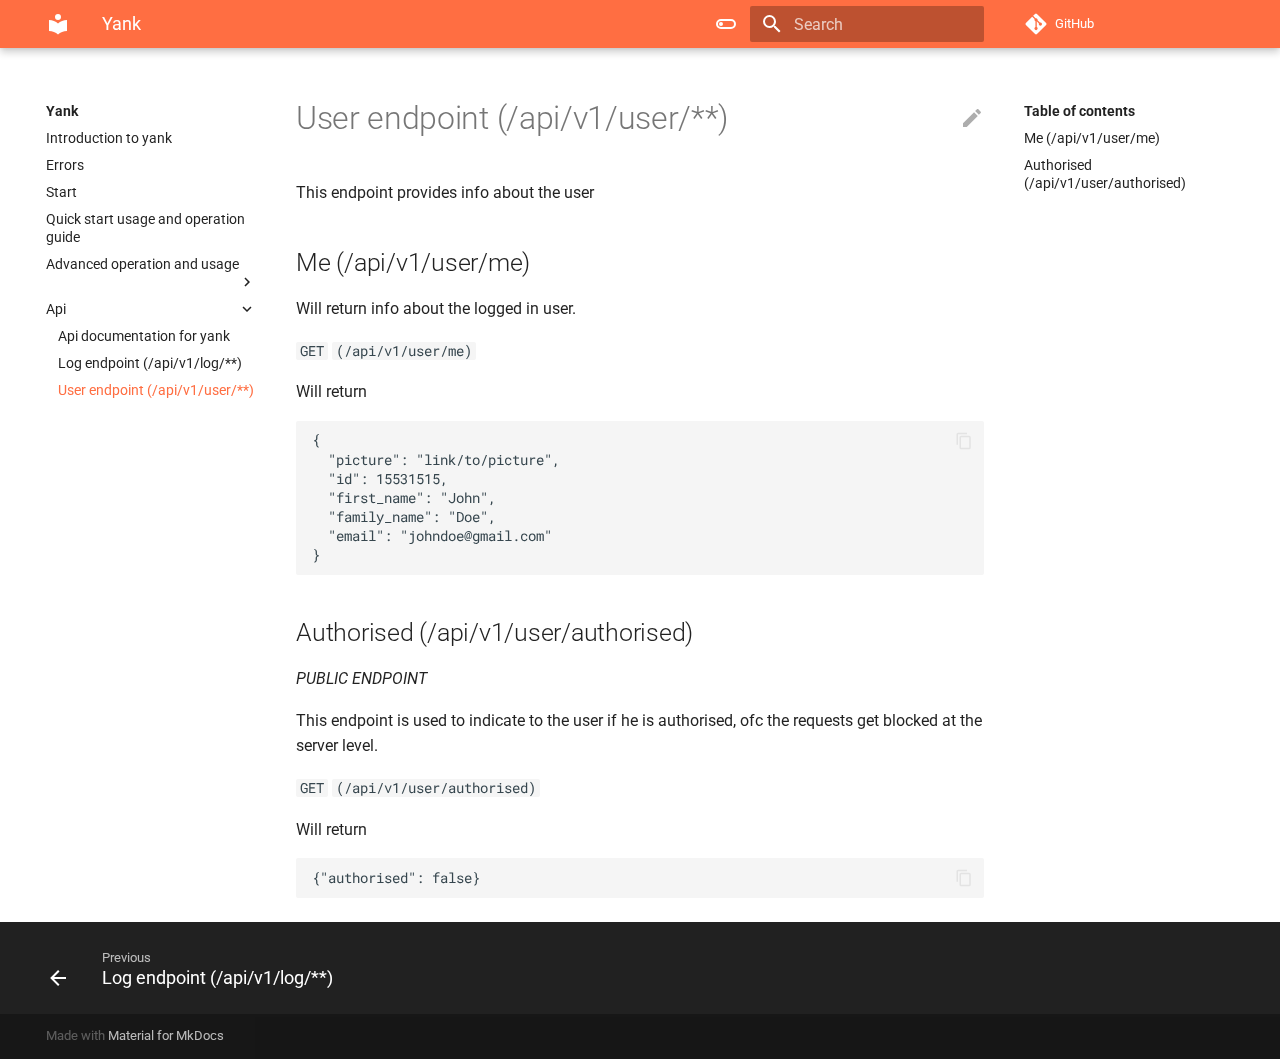
<file: api/user.html>
<!doctype html>
<html lang="en" class="no-js">
  <head>
    
      <meta charset="utf-8">
      <meta name="viewport" content="width=device-width,initial-scale=1">
      
        <meta name="description" content="Project Yank. The home of the minecraft web interface server manager and api.">
      
      
      
      
      <link rel="icon" href="../assets/images/favicon.png">
      <meta name="generator" content="mkdocs-1.2.1, mkdocs-material-7.1.9">
    
    
      
        <title>User endpoint (/api/v1/user/**) - Yank</title>
      
    
    
      <link rel="stylesheet" href="../assets/stylesheets/main.ca7ac06f.min.css">
      
        
        <link rel="stylesheet" href="../assets/stylesheets/palette.f1a3b89f.min.css">
        
      
    
    
    
      
        
        <link rel="preconnect" href="https://fonts.gstatic.com" crossorigin>
        <link rel="stylesheet" href="https://fonts.googleapis.com/css?family=Roboto:300,400,400i,700%7CRoboto+Mono&display=fallback">
        <style>:root{--md-text-font-family:"Roboto";--md-code-font-family:"Roboto Mono"}</style>
      
    
    
    
    
      


    
    
  </head>
  
  
    
    
      
    
    
    
    
    <body dir="ltr" data-md-color-scheme="default" data-md-color-primary="deep-orange" data-md-color-accent="">
  
    
    <script>function __prefix(e){return new URL("..",location).pathname+"."+e}function __get(e,t=localStorage){return JSON.parse(t.getItem(__prefix(e)))}</script>
    
      <script>var palette=__get("__palette");if(null!==palette&&"object"==typeof palette.color)for(var key in palette.color)document.body.setAttribute("data-md-color-"+key,palette.color[key])</script>
    
    <input class="md-toggle" data-md-toggle="drawer" type="checkbox" id="__drawer" autocomplete="off">
    <input class="md-toggle" data-md-toggle="search" type="checkbox" id="__search" autocomplete="off">
    <label class="md-overlay" for="__drawer"></label>
    <div data-md-component="skip">
      
        
        <a href="#user-endpoint-apiv1user" class="md-skip">
          Skip to content
        </a>
      
    </div>
    <div data-md-component="announce">
      
    </div>
    
      <header class="md-header" data-md-component="header">
  <nav class="md-header__inner md-grid" aria-label="Header">
    <a href="../index.html" title="Yank" class="md-header__button md-logo" aria-label="Yank" data-md-component="logo">
      
  
  <svg xmlns="http://www.w3.org/2000/svg" viewBox="0 0 24 24"><path d="M12 8a3 3 0 0 0 3-3 3 3 0 0 0-3-3 3 3 0 0 0-3 3 3 3 0 0 0 3 3m0 3.54C9.64 9.35 6.5 8 3 8v11c3.5 0 6.64 1.35 9 3.54 2.36-2.19 5.5-3.54 9-3.54V8c-3.5 0-6.64 1.35-9 3.54z"/></svg>

    </a>
    <label class="md-header__button md-icon" for="__drawer">
      <svg xmlns="http://www.w3.org/2000/svg" viewBox="0 0 24 24"><path d="M3 6h18v2H3V6m0 5h18v2H3v-2m0 5h18v2H3v-2z"/></svg>
    </label>
    <div class="md-header__title" data-md-component="header-title">
      <div class="md-header__ellipsis">
        <div class="md-header__topic">
          <span class="md-ellipsis">
            Yank
          </span>
        </div>
        <div class="md-header__topic" data-md-component="header-topic">
          <span class="md-ellipsis">
            
              User endpoint (/api/v1/user/**)
            
          </span>
        </div>
      </div>
    </div>
    
      <form class="md-header__option" data-md-component="palette">
        
          
          
          <input class="md-option" data-md-color-media="(prefers-color-scheme: light)" data-md-color-scheme="default" data-md-color-primary="deep-orange" data-md-color-accent=""  aria-label="Switch to dark mode"  type="radio" name="__palette" id="__palette_1">
          
            <label class="md-header__button md-icon" title="Switch to dark mode" for="__palette_2" hidden>
              <svg xmlns="http://www.w3.org/2000/svg" viewBox="0 0 24 24"><path d="M7 10a2 2 0 0 1 2 2 2 2 0 0 1-2 2 2 2 0 0 1-2-2 2 2 0 0 1 2-2m10-3a5 5 0 0 1 5 5 5 5 0 0 1-5 5H7a5 5 0 0 1-5-5 5 5 0 0 1 5-5h10M7 9a3 3 0 0 0-3 3 3 3 0 0 0 3 3h10a3 3 0 0 0 3-3 3 3 0 0 0-3-3H7z"/></svg>
            </label>
          
        
          
          
          <input class="md-option" data-md-color-media="(prefers-color-scheme: dark)" data-md-color-scheme="slate" data-md-color-primary="deep-orange" data-md-color-accent=""  aria-label="Switch to light mode"  type="radio" name="__palette" id="__palette_2">
          
            <label class="md-header__button md-icon" title="Switch to light mode" for="__palette_1" hidden>
              <svg xmlns="http://www.w3.org/2000/svg" viewBox="0 0 24 24"><path d="M17 7H7a5 5 0 0 0-5 5 5 5 0 0 0 5 5h10a5 5 0 0 0 5-5 5 5 0 0 0-5-5m0 8a3 3 0 0 1-3-3 3 3 0 0 1 3-3 3 3 0 0 1 3 3 3 3 0 0 1-3 3z"/></svg>
            </label>
          
        
      </form>
    
    
    
      <label class="md-header__button md-icon" for="__search">
        <svg xmlns="http://www.w3.org/2000/svg" viewBox="0 0 24 24"><path d="M9.5 3A6.5 6.5 0 0 1 16 9.5c0 1.61-.59 3.09-1.56 4.23l.27.27h.79l5 5-1.5 1.5-5-5v-.79l-.27-.27A6.516 6.516 0 0 1 9.5 16 6.5 6.5 0 0 1 3 9.5 6.5 6.5 0 0 1 9.5 3m0 2C7 5 5 7 5 9.5S7 14 9.5 14 14 12 14 9.5 12 5 9.5 5z"/></svg>
      </label>
      
<div class="md-search" data-md-component="search" role="dialog">
  <label class="md-search__overlay" for="__search"></label>
  <div class="md-search__inner" role="search">
    <form class="md-search__form" name="search">
      <input type="text" class="md-search__input" name="query" aria-label="Search" placeholder="Search" autocapitalize="off" autocorrect="off" autocomplete="off" spellcheck="false" data-md-component="search-query" data-md-state="active" required>
      <label class="md-search__icon md-icon" for="__search">
        <svg xmlns="http://www.w3.org/2000/svg" viewBox="0 0 24 24"><path d="M9.5 3A6.5 6.5 0 0 1 16 9.5c0 1.61-.59 3.09-1.56 4.23l.27.27h.79l5 5-1.5 1.5-5-5v-.79l-.27-.27A6.516 6.516 0 0 1 9.5 16 6.5 6.5 0 0 1 3 9.5 6.5 6.5 0 0 1 9.5 3m0 2C7 5 5 7 5 9.5S7 14 9.5 14 14 12 14 9.5 12 5 9.5 5z"/></svg>
        <svg xmlns="http://www.w3.org/2000/svg" viewBox="0 0 24 24"><path d="M20 11v2H8l5.5 5.5-1.42 1.42L4.16 12l7.92-7.92L13.5 5.5 8 11h12z"/></svg>
      </label>
      <button type="reset" class="md-search__icon md-icon" aria-label="Clear" tabindex="-1">
        <svg xmlns="http://www.w3.org/2000/svg" viewBox="0 0 24 24"><path d="M19 6.41 17.59 5 12 10.59 6.41 5 5 6.41 10.59 12 5 17.59 6.41 19 12 13.41 17.59 19 19 17.59 13.41 12 19 6.41z"/></svg>
      </button>
    </form>
    <div class="md-search__output">
      <div class="md-search__scrollwrap" data-md-scrollfix>
        <div class="md-search-result" data-md-component="search-result">
          <div class="md-search-result__meta">
            Initializing search
          </div>
          <ol class="md-search-result__list"></ol>
        </div>
      </div>
    </div>
  </div>
</div>
    
    
      <div class="md-header__source">
        
<a href="https://github.com/LukeOnuke/yank/" title="Go to repository" class="md-source" data-md-component="source">
  <div class="md-source__icon md-icon">
    
    <svg xmlns="http://www.w3.org/2000/svg" viewBox="0 0 448 512"><path d="M439.55 236.05 244 40.45a28.87 28.87 0 0 0-40.81 0l-40.66 40.63 51.52 51.52c27.06-9.14 52.68 16.77 43.39 43.68l49.66 49.66c34.23-11.8 61.18 31 35.47 56.69-26.49 26.49-70.21-2.87-56-37.34L240.22 199v121.85c25.3 12.54 22.26 41.85 9.08 55a34.34 34.34 0 0 1-48.55 0c-17.57-17.6-11.07-46.91 11.25-56v-123c-20.8-8.51-24.6-30.74-18.64-45L142.57 101 8.45 235.14a28.86 28.86 0 0 0 0 40.81l195.61 195.6a28.86 28.86 0 0 0 40.8 0l194.69-194.69a28.86 28.86 0 0 0 0-40.81z"/></svg>
  </div>
  <div class="md-source__repository">
    GitHub
  </div>
</a>
      </div>
    
  </nav>
</header>
    
    <div class="md-container" data-md-component="container">
      
      
        
      
      <main class="md-main" data-md-component="main">
        <div class="md-main__inner md-grid">
          
            
              
              <div class="md-sidebar md-sidebar--primary" data-md-component="sidebar" data-md-type="navigation" >
                <div class="md-sidebar__scrollwrap">
                  <div class="md-sidebar__inner">
                    


<nav class="md-nav md-nav--primary" aria-label="Navigation" data-md-level="0">
  <label class="md-nav__title" for="__drawer">
    <a href="../index.html" title="Yank" class="md-nav__button md-logo" aria-label="Yank" data-md-component="logo">
      
  
  <svg xmlns="http://www.w3.org/2000/svg" viewBox="0 0 24 24"><path d="M12 8a3 3 0 0 0 3-3 3 3 0 0 0-3-3 3 3 0 0 0-3 3 3 3 0 0 0 3 3m0 3.54C9.64 9.35 6.5 8 3 8v11c3.5 0 6.64 1.35 9 3.54 2.36-2.19 5.5-3.54 9-3.54V8c-3.5 0-6.64 1.35-9 3.54z"/></svg>

    </a>
    Yank
  </label>
  
    <div class="md-nav__source">
      
<a href="https://github.com/LukeOnuke/yank/" title="Go to repository" class="md-source" data-md-component="source">
  <div class="md-source__icon md-icon">
    
    <svg xmlns="http://www.w3.org/2000/svg" viewBox="0 0 448 512"><path d="M439.55 236.05 244 40.45a28.87 28.87 0 0 0-40.81 0l-40.66 40.63 51.52 51.52c27.06-9.14 52.68 16.77 43.39 43.68l49.66 49.66c34.23-11.8 61.18 31 35.47 56.69-26.49 26.49-70.21-2.87-56-37.34L240.22 199v121.85c25.3 12.54 22.26 41.85 9.08 55a34.34 34.34 0 0 1-48.55 0c-17.57-17.6-11.07-46.91 11.25-56v-123c-20.8-8.51-24.6-30.74-18.64-45L142.57 101 8.45 235.14a28.86 28.86 0 0 0 0 40.81l195.61 195.6a28.86 28.86 0 0 0 40.8 0l194.69-194.69a28.86 28.86 0 0 0 0-40.81z"/></svg>
  </div>
  <div class="md-source__repository">
    GitHub
  </div>
</a>
    </div>
  
  <ul class="md-nav__list" data-md-scrollfix>
    
      
      
      

  
  
  
    <li class="md-nav__item">
      <a href="../index.html" class="md-nav__link">
        Introduction to yank
      </a>
    </li>
  

    
      
      
      

  
  
  
    <li class="md-nav__item">
      <a href="../errors.html" class="md-nav__link">
        Errors
      </a>
    </li>
  

    
      
      
      

  
  
  
    <li class="md-nav__item">
      <a href="../start.html" class="md-nav__link">
        Start
      </a>
    </li>
  

    
      
      
      

  
  
  
    <li class="md-nav__item">
      <a href="../usageandoperation.html" class="md-nav__link">
        Quick start usage and operation guide
      </a>
    </li>
  

    
      
      
      

  
  
  
    
    <li class="md-nav__item md-nav__item--nested">
      
      
        <input class="md-nav__toggle md-toggle" data-md-toggle="__nav_5" type="checkbox" id="__nav_5" >
      
      <label class="md-nav__link" for="__nav_5">
        Advanced operation and usage
        <span class="md-nav__icon md-icon"></span>
      </label>
      <nav class="md-nav" aria-label="Advanced operation and usage" data-md-level="1">
        <label class="md-nav__title" for="__nav_5">
          <span class="md-nav__icon md-icon"></span>
          Advanced operation and usage
        </label>
        <ul class="md-nav__list" data-md-scrollfix>
          
            
  
  
  
    <li class="md-nav__item">
      <a href="../advanced%20operation%20and%20usage/index.html" class="md-nav__link">
        Arguments
      </a>
    </li>
  

          
        </ul>
      </nav>
    </li>
  

    
      
      
      

  
  
    
  
  
    
    <li class="md-nav__item md-nav__item--active md-nav__item--nested">
      
      
        <input class="md-nav__toggle md-toggle" data-md-toggle="__nav_6" type="checkbox" id="__nav_6" checked>
      
      <label class="md-nav__link" for="__nav_6">
        Api
        <span class="md-nav__icon md-icon"></span>
      </label>
      <nav class="md-nav" aria-label="Api" data-md-level="1">
        <label class="md-nav__title" for="__nav_6">
          <span class="md-nav__icon md-icon"></span>
          Api
        </label>
        <ul class="md-nav__list" data-md-scrollfix>
          
            
  
  
  
    <li class="md-nav__item">
      <a href="index.html" class="md-nav__link">
        Api documentation for yank
      </a>
    </li>
  

          
            
  
  
  
    <li class="md-nav__item">
      <a href="log.html" class="md-nav__link">
        Log endpoint (/api/v1/log/**)
      </a>
    </li>
  

          
            
  
  
    
  
  
    <li class="md-nav__item md-nav__item--active">
      
      <input class="md-nav__toggle md-toggle" data-md-toggle="toc" type="checkbox" id="__toc">
      
      
        
      
      
        <label class="md-nav__link md-nav__link--active" for="__toc">
          User endpoint (/api/v1/user/**)
          <span class="md-nav__icon md-icon"></span>
        </label>
      
      <a href="user.html" class="md-nav__link md-nav__link--active">
        User endpoint (/api/v1/user/**)
      </a>
      
        
<nav class="md-nav md-nav--secondary" aria-label="Table of contents">
  
  
  
    
  
  
    <label class="md-nav__title" for="__toc">
      <span class="md-nav__icon md-icon"></span>
      Table of contents
    </label>
    <ul class="md-nav__list" data-md-component="toc" data-md-scrollfix>
      
        <li class="md-nav__item">
  <a href="#me-apiv1userme" class="md-nav__link">
    Me (/api/v1/user/me)
  </a>
  
</li>
      
        <li class="md-nav__item">
  <a href="#authorised-apiv1userauthorised" class="md-nav__link">
    Authorised (/api/v1/user/authorised)
  </a>
  
</li>
      
    </ul>
  
</nav>
      
    </li>
  

          
        </ul>
      </nav>
    </li>
  

    
  </ul>
</nav>
                  </div>
                </div>
              </div>
            
            
              
              <div class="md-sidebar md-sidebar--secondary" data-md-component="sidebar" data-md-type="toc" >
                <div class="md-sidebar__scrollwrap">
                  <div class="md-sidebar__inner">
                    
<nav class="md-nav md-nav--secondary" aria-label="Table of contents">
  
  
  
    
  
  
    <label class="md-nav__title" for="__toc">
      <span class="md-nav__icon md-icon"></span>
      Table of contents
    </label>
    <ul class="md-nav__list" data-md-component="toc" data-md-scrollfix>
      
        <li class="md-nav__item">
  <a href="#me-apiv1userme" class="md-nav__link">
    Me (/api/v1/user/me)
  </a>
  
</li>
      
        <li class="md-nav__item">
  <a href="#authorised-apiv1userauthorised" class="md-nav__link">
    Authorised (/api/v1/user/authorised)
  </a>
  
</li>
      
    </ul>
  
</nav>
                  </div>
                </div>
              </div>
            
          
          <div class="md-content" data-md-component="content">
            <article class="md-content__inner md-typeset">
              
                
                  <a href="https://github.com/tree/main/docs/docs/api/user.md" title="Edit this page" class="md-content__button md-icon">
                    <svg xmlns="http://www.w3.org/2000/svg" viewBox="0 0 24 24"><path d="M20.71 7.04c.39-.39.39-1.04 0-1.41l-2.34-2.34c-.37-.39-1.02-.39-1.41 0l-1.84 1.83 3.75 3.75M3 17.25V21h3.75L17.81 9.93l-3.75-3.75L3 17.25z"/></svg>
                  </a>
                
                
                <h1 id="user-endpoint-apiv1user">User endpoint (/api/v1/user/**)</h1>
<p>This endpoint provides info about the user</p>
<h2 id="me-apiv1userme">Me (/api/v1/user/me)</h2>
<p>Will return info about the logged in user.</p>
<p><code>GET</code> <code>(/api/v1/user/me)</code></p>
<p>Will return</p>
<pre><code class="language-json">{
  &quot;picture&quot;: &quot;link/to/picture&quot;,
  &quot;id&quot;: 15531515,
  &quot;first_name&quot;: &quot;John&quot;,
  &quot;family_name&quot;: &quot;Doe&quot;,
  &quot;email&quot;: &quot;johndoe@gmail.com&quot;
}
</code></pre>
<h2 id="authorised-apiv1userauthorised">Authorised (/api/v1/user/authorised)</h2>
<p><em>PUBLIC ENDPOINT</em></p>
<p>This endpoint is used to indicate to the user if he is authorised, ofc the 
requests get blocked at the server level.</p>
<p><code>GET</code> <code>(/api/v1/user/authorised)</code></p>
<p>Will return</p>
<pre><code class="language-json">{&quot;authorised&quot;: false}
</code></pre>
                
              
              
                


              
            </article>
          </div>
        </div>
        
      </main>
      
        
<footer class="md-footer">
  
    <nav class="md-footer__inner md-grid" aria-label="Footer">
      
        
        <a href="log.html" class="md-footer__link md-footer__link--prev" aria-label="Previous: Log endpoint (/api/v1/log/**)" rel="prev">
          <div class="md-footer__button md-icon">
            <svg xmlns="http://www.w3.org/2000/svg" viewBox="0 0 24 24"><path d="M20 11v2H8l5.5 5.5-1.42 1.42L4.16 12l7.92-7.92L13.5 5.5 8 11h12z"/></svg>
          </div>
          <div class="md-footer__title">
            <div class="md-ellipsis">
              <span class="md-footer__direction">
                Previous
              </span>
              Log endpoint (/api/v1/log/**)
            </div>
          </div>
        </a>
      
      
    </nav>
  
  <div class="md-footer-meta md-typeset">
    <div class="md-footer-meta__inner md-grid">
      <div class="md-footer-copyright">
        
        Made with
        <a href="https://squidfunk.github.io/mkdocs-material/" target="_blank" rel="noopener">
          Material for MkDocs
        </a>
        
      </div>
      
    </div>
  </div>
</footer>
      
    </div>
    <div class="md-dialog" data-md-component="dialog">
      <div class="md-dialog__inner md-typeset"></div>
    </div>
    <script id="__config" type="application/json">{"base": "..", "features": ["search.share"], "translations": {"clipboard.copy": "Copy to clipboard", "clipboard.copied": "Copied to clipboard", "search.config.lang": "en", "search.config.pipeline": "trimmer, stopWordFilter", "search.config.separator": "[\\s\\-]+", "search.placeholder": "Search", "search.result.placeholder": "Type to start searching", "search.result.none": "No matching documents", "search.result.one": "1 matching document", "search.result.other": "# matching documents", "search.result.more.one": "1 more on this page", "search.result.more.other": "# more on this page", "search.result.term.missing": "Missing", "select.version.title": "Select version"}, "search": "../assets/javascripts/workers/search.477d984a.min.js", "version": null}</script>
    
    
      <script src="../assets/javascripts/bundle.82b56eb2.min.js"></script>
      
    
  </body>
</html>
</file>
<file: assets/stylesheets/main.ca7ac06f.min.css>
@charset "UTF-8";html{-webkit-text-size-adjust:none;-moz-text-size-adjust:none;-ms-text-size-adjust:none;text-size-adjust:none;box-sizing:border-box}*,:after,:before{box-sizing:inherit}body{margin:0}a,button,input,label{-webkit-tap-highlight-color:transparent}a{color:inherit;text-decoration:none}hr{border:0;box-sizing:content-box;display:block;height:.05rem;overflow:visible;padding:0}small{font-size:80%}sub,sup{line-height:1em}img{border-style:none}table{border-collapse:separate;border-spacing:0}td,th{font-weight:400;vertical-align:top}button{background:transparent;border:0;font-family:inherit;font-size:inherit;margin:0;padding:0}input{border:0;outline:none}:root{--md-default-fg-color:rgba(0,0,0,0.87);--md-default-fg-color--light:rgba(0,0,0,0.54);--md-default-fg-color--lighter:rgba(0,0,0,0.32);--md-default-fg-color--lightest:rgba(0,0,0,0.07);--md-default-bg-color:#fff;--md-default-bg-color--light:hsla(0,0%,100%,0.7);--md-default-bg-color--lighter:hsla(0,0%,100%,0.3);--md-default-bg-color--lightest:hsla(0,0%,100%,0.12);--md-primary-fg-color:#4051b5;--md-primary-fg-color--light:#5d6cc0;--md-primary-fg-color--dark:#303fa1;--md-primary-bg-color:#fff;--md-primary-bg-color--light:hsla(0,0%,100%,0.7);--md-accent-fg-color:#526cfe;--md-accent-fg-color--transparent:rgba(82,108,254,0.1);--md-accent-bg-color:#fff;--md-accent-bg-color--light:hsla(0,0%,100%,0.7)}:root>*{--md-code-fg-color:#36464e;--md-code-bg-color:#f5f5f5;--md-code-hl-color:rgba(255,255,0,0.5);--md-code-hl-number-color:#d52a2a;--md-code-hl-special-color:#db1457;--md-code-hl-function-color:#a846b9;--md-code-hl-constant-color:#6e59d9;--md-code-hl-keyword-color:#3f6ec6;--md-code-hl-string-color:#1c7d4d;--md-code-hl-name-color:var(--md-code-fg-color);--md-code-hl-operator-color:var(--md-default-fg-color--light);--md-code-hl-punctuation-color:var(--md-default-fg-color--light);--md-code-hl-comment-color:var(--md-default-fg-color--light);--md-code-hl-generic-color:var(--md-default-fg-color--light);--md-code-hl-variable-color:var(--md-default-fg-color--light);--md-typeset-color:var(--md-default-fg-color);--md-typeset-a-color:var(--md-primary-fg-color);--md-typeset-mark-color:rgba(255,255,0,0.5);--md-typeset-del-color:hsla(6,90%,60%,0.15);--md-typeset-ins-color:rgba(11,213,112,0.15);--md-typeset-kbd-color:#fafafa;--md-typeset-kbd-accent-color:#fff;--md-typeset-kbd-border-color:#b8b8b8;--md-admonition-fg-color:var(--md-default-fg-color);--md-admonition-bg-color:var(--md-default-bg-color);--md-footer-fg-color:#fff;--md-footer-fg-color--light:hsla(0,0%,100%,0.7);--md-footer-fg-color--lighter:hsla(0,0%,100%,0.3);--md-footer-bg-color:rgba(0,0,0,0.87);--md-footer-bg-color--dark:rgba(0,0,0,0.32)}.md-icon svg{fill:currentColor;display:block;height:1.2rem;width:1.2rem}body{-webkit-font-smoothing:antialiased;-moz-osx-font-smoothing:grayscale}body,input{font-feature-settings:"kern","liga";font-family:var(--md-text-font-family,_),-apple-system,BlinkMacSystemFont,Helvetica,Arial,sans-serif}body,code,input,kbd,pre{color:var(--md-typeset-color)}code,kbd,pre{font-feature-settings:"kern";font-family:var(--md-code-font-family,_),SFMono-Regular,Consolas,Menlo,monospace}:root{--md-typeset-table--ascending:url('data:image/svg+xml;charset=utf-8,<svg xmlns="http://www.w3.org/2000/svg" viewBox="0 0 24 24"><path d="M11 4h2v12l5.5-5.5 1.42 1.42L12 19.84l-7.92-7.92L5.5 10.5 11 16V4z"/></svg>');--md-typeset-table--descending:url('data:image/svg+xml;charset=utf-8,<svg xmlns="http://www.w3.org/2000/svg" viewBox="0 0 24 24"><path d="M13 20h-2V8l-5.5 5.5-1.42-1.42L12 4.16l7.92 7.92-1.42 1.42L13 8v12z"/></svg>')}.md-typeset{-webkit-print-color-adjust:exact;color-adjust:exact;font-size:.8rem;line-height:1.6}@media print{.md-typeset{font-size:.68rem}}.md-typeset blockquote,.md-typeset dl,.md-typeset figure,.md-typeset ol,.md-typeset pre,.md-typeset ul{margin:1em 0}.md-typeset h1{color:var(--md-default-fg-color--light);font-size:2em;line-height:1.3;margin:0 0 1.25em}.md-typeset h1,.md-typeset h2{font-weight:300;letter-spacing:-.01em}.md-typeset h2{font-size:1.5625em;line-height:1.4;margin:1.6em 0 .64em}.md-typeset h3{font-size:1.25em;font-weight:400;letter-spacing:-.01em;line-height:1.5;margin:1.6em 0 .8em}.md-typeset h2+h3{margin-top:.8em}.md-typeset h4{font-weight:700;letter-spacing:-.01em;margin:1em 0}.md-typeset h5,.md-typeset h6{color:var(--md-default-fg-color--light);font-size:.8em;font-weight:700;letter-spacing:-.01em;margin:1.25em 0}.md-typeset h5{text-transform:uppercase}.md-typeset hr{border-bottom:.05rem solid var(--md-default-fg-color--lightest);display:flow-root;margin:1.5em 0}.md-typeset a{color:var(--md-typeset-a-color);word-break:break-word}.md-typeset a,.md-typeset a:before{transition:color 125ms}.md-typeset a:focus,.md-typeset a:hover{color:var(--md-accent-fg-color)}.md-typeset a.focus-visible{outline-color:var(--md-accent-fg-color);outline-offset:.2rem}.md-typeset code,.md-typeset kbd,.md-typeset pre{color:var(--md-code-fg-color);direction:ltr}@media print{.md-typeset code,.md-typeset kbd,.md-typeset pre{white-space:pre-wrap}}.md-typeset code{background-color:var(--md-code-bg-color);border-radius:.1rem;-webkit-box-decoration-break:clone;box-decoration-break:clone;font-size:.85em;padding:0 .2941176471em;word-break:break-word}.md-typeset code:not(.focus-visible){-webkit-tap-highlight-color:transparent;outline:none}.md-typeset h1 code,.md-typeset h2 code,.md-typeset h3 code,.md-typeset h4 code,.md-typeset h5 code,.md-typeset h6 code{background-color:transparent;box-shadow:none;margin:initial;padding:initial}.md-typeset a code{color:currentColor}.md-typeset pre{display:flow-root;line-height:1.4;position:relative}.md-typeset pre>code{-webkit-box-decoration-break:slice;box-decoration-break:slice;box-shadow:none;display:block;margin:0;overflow:auto;padding:.7720588235em 1.1764705882em;scrollbar-color:var(--md-default-fg-color--lighter) transparent;scrollbar-width:thin;touch-action:auto;word-break:normal}.md-typeset pre>code:hover{scrollbar-color:var(--md-accent-fg-color) transparent}.md-typeset pre>code::-webkit-scrollbar{height:.2rem;width:.2rem}.md-typeset pre>code::-webkit-scrollbar-thumb{background-color:var(--md-default-fg-color--lighter)}.md-typeset pre>code::-webkit-scrollbar-thumb:hover{background-color:var(--md-accent-fg-color)}@media screen and (max-width:44.9375em){.md-typeset>pre{margin:1em -.8rem}.md-typeset>pre code{border-radius:0}}.md-typeset kbd{background-color:var(--md-typeset-kbd-color);border-radius:.1rem;box-shadow:0 .1rem 0 .05rem var(--md-typeset-kbd-border-color),0 .1rem 0 var(--md-typeset-kbd-border-color),0 -.1rem .2rem var(--md-typeset-kbd-accent-color) inset;color:var(--md-default-fg-color);display:inline-block;font-size:.75em;padding:0 .6666666667em;vertical-align:text-top;word-break:break-word}.md-typeset mark{background-color:var(--md-typeset-mark-color);-webkit-box-decoration-break:clone;box-decoration-break:clone;color:inherit;word-break:break-word}.md-typeset abbr{border-bottom:.05rem dotted var(--md-default-fg-color--light);cursor:help;text-decoration:none}@media (hover:none){.md-typeset abbr{position:relative}.md-typeset abbr[title]:focus:after,.md-typeset abbr[title]:hover:after{background-color:var(--md-default-fg-color);border-radius:.1rem;box-shadow:0 2px 2px 0 rgba(0,0,0,.14),0 1px 5px 0 rgba(0,0,0,.12),0 3px 1px -2px rgba(0,0,0,.2);color:var(--md-default-bg-color);content:attr(title);display:inline-block;font-size:.7rem;left:0;margin-top:2em;max-width:80%;min-width:-webkit-max-content;min-width:-moz-max-content;min-width:max-content;padding:.2rem .3rem;position:absolute;width:auto}}.md-typeset small{opacity:.75}.md-typeset sub,.md-typeset sup{margin-left:.078125em}[dir=rtl] .md-typeset sub,[dir=rtl] .md-typeset sup{margin-left:0;margin-right:.078125em}.md-typeset blockquote{border-left:.2rem solid var(--md-default-fg-color--lighter);color:var(--md-default-fg-color--light);display:flow-root;padding-left:.6rem}[dir=rtl] .md-typeset blockquote{border-left:initial;border-right:.2rem solid var(--md-default-fg-color--lighter);padding-left:0;padding-right:.6rem}.md-typeset ul{list-style-type:disc}.md-typeset ol,.md-typeset ul{display:flow-root;margin-left:.625em;padding:0}[dir=rtl] .md-typeset ol,[dir=rtl] .md-typeset ul{margin-left:0;margin-right:.625em}.md-typeset ol ol,.md-typeset ul ol{list-style-type:lower-alpha}.md-typeset ol ol ol,.md-typeset ul ol ol{list-style-type:lower-roman}.md-typeset ol li,.md-typeset ul li{margin-bottom:.5em;margin-left:1.25em}[dir=rtl] .md-typeset ol li,[dir=rtl] .md-typeset ul li{margin-left:0;margin-right:1.25em}.md-typeset ol li blockquote,.md-typeset ol li p,.md-typeset ul li blockquote,.md-typeset ul li p{margin:.5em 0}.md-typeset ol li:last-child,.md-typeset ul li:last-child{margin-bottom:0}.md-typeset ol li ol,.md-typeset ol li ul,.md-typeset ul li ol,.md-typeset ul li ul{margin:.5em 0 .5em .625em}[dir=rtl] .md-typeset ol li ol,[dir=rtl] .md-typeset ol li ul,[dir=rtl] .md-typeset ul li ol,[dir=rtl] .md-typeset ul li ul{margin-left:0;margin-right:.625em}.md-typeset dd{margin:1em 0 1.5em 1.875em}[dir=rtl] .md-typeset dd{margin-left:0;margin-right:1.875em}.md-typeset img,.md-typeset svg{height:auto;max-width:100%}.md-typeset img[align=left],.md-typeset svg[align=left]{margin:1em 1em 1em 0}.md-typeset img[align=right],.md-typeset svg[align=right]{margin:1em 0 1em 1em}.md-typeset img[align]:only-child,.md-typeset svg[align]:only-child{margin-top:0}.md-typeset figure{display:flow-root;margin:0 auto;max-width:100%;text-align:center;width:-webkit-fit-content;width:-moz-fit-content;width:fit-content}.md-typeset figure img{display:block}.md-typeset figcaption{font-style:italic;margin:1em auto 2em;max-width:24rem}.md-typeset iframe{max-width:100%}.md-typeset table:not([class]){background-color:var(--md-default-bg-color);border-radius:.1rem;box-shadow:0 .2rem .5rem rgba(0,0,0,.05),0 0 .05rem rgba(0,0,0,.1);display:inline-block;font-size:.64rem;max-width:100%;overflow:auto;touch-action:auto}@media print{.md-typeset table:not([class]){display:table}}.md-typeset table:not([class])+*{margin-top:1.5em}.md-typeset table:not([class]) td>:first-child,.md-typeset table:not([class]) th>:first-child{margin-top:0}.md-typeset table:not([class]) td>:last-child,.md-typeset table:not([class]) th>:last-child{margin-bottom:0}.md-typeset table:not([class]) td:not([align]),.md-typeset table:not([class]) th:not([align]){text-align:left}[dir=rtl] .md-typeset table:not([class]) td:not([align]),[dir=rtl] .md-typeset table:not([class]) th:not([align]){text-align:right}.md-typeset table:not([class]) th{background-color:var(--md-default-fg-color--light);color:var(--md-default-bg-color);min-width:5rem;padding:.9375em 1.25em;vertical-align:top}.md-typeset table:not([class]) th a{color:inherit}.md-typeset table:not([class]) td{border-top:.05rem solid var(--md-default-fg-color--lightest);padding:.9375em 1.25em;vertical-align:top}.md-typeset table:not([class]) tr{transition:background-color 125ms}.md-typeset table:not([class]) tr:hover{background-color:rgba(0,0,0,.035);box-shadow:0 .05rem 0 var(--md-default-bg-color) inset}.md-typeset table:not([class]) tr:first-child td{border-top:0}.md-typeset table:not([class]) a{word-break:normal}.md-typeset table th[role=columnheader]{cursor:pointer}.md-typeset table th[role=columnheader]:after{content:"";display:inline-block;height:1.2em;margin-left:.5em;-webkit-mask-repeat:no-repeat;mask-repeat:no-repeat;-webkit-mask-size:contain;mask-size:contain;vertical-align:sub;width:1.2em}.md-typeset table th[role=columnheader][aria-sort=ascending]:after{background-color:currentColor;-webkit-mask-image:var(--md-typeset-table--ascending);mask-image:var(--md-typeset-table--ascending)}.md-typeset table th[role=columnheader][aria-sort=descending]:after{background-color:currentColor;-webkit-mask-image:var(--md-typeset-table--descending);mask-image:var(--md-typeset-table--descending)}.md-typeset__scrollwrap{margin:1em -.8rem;overflow-x:auto;touch-action:auto}.md-typeset__table{display:inline-block;margin-bottom:.5em;padding:0 .8rem}@media print{.md-typeset__table{display:block}}html .md-typeset__table table{display:table;margin:0;overflow:hidden;width:100%}html{font-size:125%;height:100%;overflow-x:hidden}@media screen and (min-width:100em){html{font-size:137.5%}}@media screen and (min-width:125em){html{font-size:150%}}body{background-color:var(--md-default-bg-color);display:flex;flex-direction:column;font-size:.5rem;min-height:100%;position:relative;width:100%}@media print{body{display:block}}@media screen and (max-width:59.9375em){body[data-md-state=lock]{position:fixed}}.md-grid{margin-left:auto;margin-right:auto;max-width:61rem}.md-container{display:flex;flex-direction:column;flex-grow:1}@media print{.md-container{display:block}}.md-main{flex-grow:1}.md-main__inner{display:flex;height:100%;margin-top:1.5rem}.md-ellipsis{overflow:hidden;text-overflow:ellipsis;white-space:nowrap}.md-toggle{display:none}.md-option{height:0;opacity:0;position:absolute;width:0}.md-option:checked+label:not([hidden]){display:block}.md-option.focus-visible+label{outline-color:var(--md-accent-fg-color);outline-style:auto}.md-skip{background-color:var(--md-default-fg-color);border-radius:.1rem;color:var(--md-default-bg-color);font-size:.64rem;margin:.5rem;opacity:0;outline-color:var(--md-accent-fg-color);padding:.3rem .5rem;position:fixed;transform:translateY(.4rem);z-index:-1}.md-skip:focus{opacity:1;transform:translateY(0);transition:transform .25s cubic-bezier(.4,0,.2,1),opacity 175ms 75ms;z-index:10}@page{margin:25mm}.md-announce{background-color:var(--md-footer-bg-color);overflow:auto}@media print{.md-announce{display:none}}.md-announce__inner{color:var(--md-footer-fg-color);font-size:.7rem;margin:.6rem auto;padding:0 .8rem}:root{--md-clipboard-icon:url('data:image/svg+xml;charset=utf-8,<svg xmlns="http://www.w3.org/2000/svg" viewBox="0 0 24 24"><path d="M19 21H8V7h11m0-2H8a2 2 0 0 0-2 2v14a2 2 0 0 0 2 2h11a2 2 0 0 0 2-2V7a2 2 0 0 0-2-2m-3-4H4a2 2 0 0 0-2 2v14h2V3h12V1z"/></svg>')}.md-clipboard{border-radius:.1rem;color:var(--md-default-fg-color--lightest);cursor:pointer;height:1.5em;outline-color:var(--md-accent-fg-color);outline-offset:.1rem;position:absolute;right:.5em;top:.5em;transition:color .25s;width:1.5em;z-index:1}@media print{.md-clipboard{display:none}}.md-clipboard:not(.focus-visible){-webkit-tap-highlight-color:transparent;outline:none}:hover>.md-clipboard{color:var(--md-default-fg-color--light)}.md-clipboard:focus,.md-clipboard:hover{color:var(--md-accent-fg-color)}.md-clipboard:after{background-color:currentColor;content:"";display:block;height:1.125em;margin:0 auto;-webkit-mask-image:var(--md-clipboard-icon);mask-image:var(--md-clipboard-icon);-webkit-mask-repeat:no-repeat;mask-repeat:no-repeat;-webkit-mask-size:contain;mask-size:contain;width:1.125em}.md-clipboard--inline{cursor:pointer}.md-clipboard--inline code{transition:color .25s,background-color .25s}.md-clipboard--inline:focus code,.md-clipboard--inline:hover code{background-color:var(--md-accent-fg-color--transparent);color:var(--md-accent-fg-color)}.md-content{flex-grow:1;overflow:hidden;scroll-padding-top:51.2rem}.md-content__inner{margin:0 .8rem 1.2rem;padding-top:.6rem}@media screen and (min-width:76.25em){.md-sidebar--primary:not([hidden])~.md-content>.md-content__inner{margin-left:1.2rem}[dir=rtl] .md-sidebar--primary:not([hidden])~.md-content>.md-content__inner{margin-left:.8rem;margin-right:1.2rem}.md-sidebar--secondary:not([hidden])~.md-content>.md-content__inner{margin-right:1.2rem}[dir=rtl] .md-sidebar--secondary:not([hidden])~.md-content>.md-content__inner{margin-left:1.2rem;margin-right:.8rem}}.md-content__inner:before{content:"";display:block;height:.4rem}.md-content__inner>:last-child{margin-bottom:0}.md-content__button{float:right;margin:.4rem 0 .4rem .4rem;padding:0}@media print{.md-content__button{display:none}}[dir=rtl] .md-content__button{float:left;margin-left:0;margin-right:.4rem}[dir=rtl] .md-content__button svg{transform:scaleX(-1)}.md-typeset .md-content__button{color:var(--md-default-fg-color--lighter)}.md-content__button svg{display:inline;vertical-align:top}.md-dialog{background-color:var(--md-default-fg-color);border-radius:.1rem;bottom:.8rem;box-shadow:0 2px 2px 0 rgba(0,0,0,.14),0 1px 5px 0 rgba(0,0,0,.12),0 3px 1px -2px rgba(0,0,0,.2);left:auto;min-width:11.1rem;opacity:0;padding:.4rem .6rem;pointer-events:none;position:fixed;right:.8rem;transform:translateY(100%);transition:transform 0ms .4s,opacity .4s;z-index:2}@media print{.md-dialog{display:none}}[dir=rtl] .md-dialog{left:.8rem;right:auto}.md-dialog[data-md-state=open]{opacity:1;pointer-events:auto;transform:translateY(0);transition:transform .4s cubic-bezier(.075,.85,.175,1),opacity .4s}.md-dialog__inner{color:var(--md-default-bg-color);font-size:.7rem}.md-typeset .md-button{border:.1rem solid;border-radius:.1rem;color:var(--md-primary-fg-color);display:inline-block;font-weight:700;padding:.625em 2em;transition:color 125ms,background-color 125ms,border-color 125ms}.md-typeset .md-button--primary{background-color:var(--md-primary-fg-color);border-color:var(--md-primary-fg-color);color:var(--md-primary-bg-color)}.md-typeset .md-button:focus,.md-typeset .md-button:hover{background-color:var(--md-accent-fg-color);border-color:var(--md-accent-fg-color);color:var(--md-accent-bg-color)}.md-typeset .md-input{border-radius:.1rem;box-shadow:0 .2rem .5rem rgba(0,0,0,.1),0 .025rem .05rem rgba(0,0,0,.1);font-size:.8rem;height:1.8rem;padding:0 .6rem;transition:box-shadow .25s}.md-typeset .md-input:focus,.md-typeset .md-input:hover{box-shadow:0 .4rem 1rem rgba(0,0,0,.15),0 .025rem .05rem rgba(0,0,0,.15)}.md-typeset .md-input--stretch{width:100%}.md-header{background-color:var(--md-primary-fg-color);box-shadow:0 0 .2rem transparent,0 .2rem .4rem transparent;color:var(--md-primary-bg-color);left:0;position:-webkit-sticky;position:sticky;right:0;top:0;z-index:2}@media print{.md-header{display:none}}.md-header[data-md-state=shadow]{box-shadow:0 0 .2rem rgba(0,0,0,.1),0 .2rem .4rem rgba(0,0,0,.2);transition:transform .25s cubic-bezier(.1,.7,.1,1),box-shadow .25s}.md-header[data-md-state=hidden]{transform:translateY(-100%);transition:transform .25s cubic-bezier(.8,0,.6,1),box-shadow .25s}.md-header__inner{align-items:center;display:flex;padding:0 .2rem}.md-header__button{color:currentColor;cursor:pointer;margin:.2rem;outline-color:var(--md-accent-fg-color);padding:.4rem;position:relative;transition:opacity .25s;vertical-align:middle;z-index:1}.md-header__button:hover{opacity:.7}.md-header__button:not([hidden]){display:inline-block}.md-header__button:not(.focus-visible){-webkit-tap-highlight-color:transparent;outline:none}.md-header__button.md-logo{margin:.2rem;padding:.4rem}@media screen and (max-width:76.1875em){.md-header__button.md-logo{display:none}}.md-header__button.md-logo img,.md-header__button.md-logo svg{fill:currentColor;display:block;height:1.2rem;width:1.2rem}@media screen and (min-width:60em){.md-header__button[for=__search]{display:none}}.no-js .md-header__button[for=__search]{display:none}[dir=rtl] .md-header__button[for=__search] svg{transform:scaleX(-1)}@media screen and (min-width:76.25em){.md-header__button[for=__drawer]{display:none}}.md-header__topic{display:flex;max-width:100%;position:absolute;transition:transform .4s cubic-bezier(.1,.7,.1,1),opacity .15s}.md-header__topic+.md-header__topic{opacity:0;pointer-events:none;transform:translateX(1.25rem);transition:transform .4s cubic-bezier(1,.7,.1,.1),opacity .15s;z-index:-1}[dir=rtl] .md-header__topic+.md-header__topic{transform:translateX(-1.25rem)}.md-header__title{flex-grow:1;font-size:.9rem;height:2.4rem;line-height:2.4rem;margin-left:1rem;margin-right:.4rem}.md-header__title[data-md-state=active] .md-header__topic{opacity:0;pointer-events:none;transform:translateX(-1.25rem);transition:transform .4s cubic-bezier(1,.7,.1,.1),opacity .15s;z-index:-1}[dir=rtl] .md-header__title[data-md-state=active] .md-header__topic{transform:translateX(1.25rem)}.md-header__title[data-md-state=active] .md-header__topic+.md-header__topic{opacity:1;pointer-events:auto;transform:translateX(0);transition:transform .4s cubic-bezier(.1,.7,.1,1),opacity .15s;z-index:0}.md-header__title>.md-header__ellipsis{height:100%;position:relative;width:100%}.md-header__option{display:flex;flex-shrink:0;max-width:100%;transition:max-width 0ms .25s,opacity .25s .25s;white-space:nowrap}[data-md-toggle=search]:checked~.md-header .md-header__option{max-width:0;opacity:0;transition:max-width 0ms,opacity 0ms}.md-header__source{display:none}@media screen and (min-width:60em){.md-header__source{display:block;margin-left:1rem;max-width:11.7rem;width:11.7rem}[dir=rtl] .md-header__source{margin-left:0;margin-right:1rem}}@media screen and (min-width:76.25em){.md-header__source{margin-left:1.4rem}[dir=rtl] .md-header__source{margin-right:1.4rem}}.md-footer{background-color:var(--md-footer-bg-color);color:var(--md-footer-fg-color)}@media print{.md-footer{display:none}}.md-footer__inner{overflow:auto;padding:.2rem}.md-footer__link{display:flex;outline-color:var(--md-accent-fg-color);padding-bottom:.4rem;padding-top:1.4rem;transition:opacity .25s}@media screen and (min-width:45em){.md-footer__link{width:50%}}.md-footer__link:focus,.md-footer__link:hover{opacity:.7}.md-footer__link--prev{float:left}@media screen and (max-width:44.9375em){.md-footer__link--prev{width:25%}.md-footer__link--prev .md-footer__title{display:none}}[dir=rtl] .md-footer__link--prev{float:right}[dir=rtl] .md-footer__link--prev svg{transform:scaleX(-1)}.md-footer__link--next{float:right;text-align:right}@media screen and (max-width:44.9375em){.md-footer__link--next{width:75%}}[dir=rtl] .md-footer__link--next{float:left;text-align:left}[dir=rtl] .md-footer__link--next svg{transform:scaleX(-1)}.md-footer__title{flex-grow:1;font-size:.9rem;line-height:2.4rem;max-width:calc(100% - 2.4rem);padding:0 1rem;position:relative}.md-footer__button{margin:.2rem;padding:.4rem}.md-footer__direction{font-size:.64rem;left:0;margin-top:-1rem;opacity:.7;padding:0 1rem;position:absolute;right:0}.md-footer-meta{background-color:var(--md-footer-bg-color--dark)}.md-footer-meta__inner{display:flex;flex-wrap:wrap;justify-content:space-between;padding:.2rem}html .md-footer-meta.md-typeset a{color:var(--md-footer-fg-color--light)}html .md-footer-meta.md-typeset a:focus,html .md-footer-meta.md-typeset a:hover{color:var(--md-footer-fg-color)}.md-footer-copyright{color:var(--md-footer-fg-color--lighter);font-size:.64rem;margin:auto .6rem;padding:.4rem 0;width:100%}@media screen and (min-width:45em){.md-footer-copyright{width:auto}}.md-footer-copyright__highlight{color:var(--md-footer-fg-color--light)}.md-footer-social{margin:0 .4rem;padding:.2rem 0 .6rem}@media screen and (min-width:45em){.md-footer-social{padding:.6rem 0}}.md-footer-social__link{display:inline-block;height:1.6rem;text-align:center;width:1.6rem}.md-footer-social__link:before{line-height:1.9}.md-footer-social__link svg{fill:currentColor;max-height:.8rem;vertical-align:-25%}:root{--md-nav-icon--prev:url('data:image/svg+xml;charset=utf-8,<svg xmlns="http://www.w3.org/2000/svg" viewBox="0 0 24 24"><path d="M20 11v2H8l5.5 5.5-1.42 1.42L4.16 12l7.92-7.92L13.5 5.5 8 11h12z"/></svg>');--md-nav-icon--next:url('data:image/svg+xml;charset=utf-8,<svg xmlns="http://www.w3.org/2000/svg" viewBox="0 0 24 24"><path d="M8.59 16.58 13.17 12 8.59 7.41 10 6l6 6-6 6-1.41-1.42z"/></svg>');--md-toc-icon:url('data:image/svg+xml;charset=utf-8,<svg xmlns="http://www.w3.org/2000/svg" viewBox="0 0 24 24"><path d="M3 9h14V7H3v2m0 4h14v-2H3v2m0 4h14v-2H3v2m16 0h2v-2h-2v2m0-10v2h2V7h-2m0 6h2v-2h-2v2z"/></svg>')}.md-nav{font-size:.7rem;line-height:1.3}.md-nav__title{display:block;font-weight:700;overflow:hidden;padding:0 .6rem;text-overflow:ellipsis}.md-nav__title .md-nav__button{display:none}.md-nav__title .md-nav__button img{height:100%;width:auto}.md-nav__title .md-nav__button.md-logo img,.md-nav__title .md-nav__button.md-logo svg{fill:currentColor;display:block;height:2.4rem;width:2.4rem}.md-nav__list{list-style:none;margin:0;padding:0}.md-nav__item{padding:0 .6rem}.md-nav__item .md-nav__item{padding-right:0}[dir=rtl] .md-nav__item .md-nav__item{padding-left:0;padding-right:.6rem}.md-nav__link{cursor:pointer;display:block;margin-top:.625em;overflow:hidden;scroll-snap-align:start;text-overflow:ellipsis;transition:color 125ms}.md-nav__link[data-md-state=blur]{color:var(--md-default-fg-color--light)}.md-nav__item .md-nav__link--active{color:var(--md-typeset-a-color)}.md-nav__item--nested>.md-nav__link{color:inherit}.md-nav__link:focus,.md-nav__link:hover{color:var(--md-accent-fg-color)}.md-nav__link.focus-visible{outline-color:var(--md-accent-fg-color);outline-offset:.2rem}.md-nav--primary .md-nav__link[for=__toc]{display:none}.md-nav--primary .md-nav__link[for=__toc] .md-icon:after{background-color:currentColor;display:block;height:100%;-webkit-mask-image:var(--md-toc-icon);mask-image:var(--md-toc-icon);width:100%}.md-nav--primary .md-nav__link[for=__toc]~.md-nav{display:none}.md-nav__source{display:none}@media screen and (max-width:76.1875em){.md-nav--primary,.md-nav--primary .md-nav{background-color:var(--md-default-bg-color);display:flex;flex-direction:column;height:100%;left:0;position:absolute;right:0;top:0;z-index:1}.md-nav--primary .md-nav__item,.md-nav--primary .md-nav__title{font-size:.8rem;line-height:1.5}.md-nav--primary .md-nav__title{background-color:var(--md-default-fg-color--lightest);color:var(--md-default-fg-color--light);cursor:pointer;font-weight:400;height:5.6rem;line-height:2.4rem;padding:3rem .8rem .2rem;position:relative;white-space:nowrap}.md-nav--primary .md-nav__title .md-nav__icon{display:block;height:1.2rem;left:.4rem;margin:.2rem;position:absolute;top:.4rem;width:1.2rem}[dir=rtl] .md-nav--primary .md-nav__title .md-nav__icon{left:auto;right:.4rem}.md-nav--primary .md-nav__title .md-nav__icon:after{background-color:currentColor;content:"";display:block;height:100%;-webkit-mask-image:var(--md-nav-icon--prev);mask-image:var(--md-nav-icon--prev);-webkit-mask-repeat:no-repeat;mask-repeat:no-repeat;-webkit-mask-size:contain;mask-size:contain;width:100%}.md-nav--primary .md-nav__title~.md-nav__list{background-color:var(--md-default-bg-color);box-shadow:0 .05rem 0 var(--md-default-fg-color--lightest) inset;overflow-y:auto;-ms-scroll-snap-type:y mandatory;scroll-snap-type:y mandatory;touch-action:pan-y}.md-nav--primary .md-nav__title~.md-nav__list>:first-child{border-top:0}.md-nav--primary .md-nav__title[for=__drawer]{background-color:var(--md-primary-fg-color);color:var(--md-primary-bg-color)}.md-nav--primary .md-nav__title .md-logo{display:block;left:.2rem;margin:.2rem;padding:.4rem;position:absolute;top:.2rem}[dir=rtl] .md-nav--primary .md-nav__title .md-logo{left:auto;right:.2rem}.md-nav--primary .md-nav__list{flex:1}.md-nav--primary .md-nav__item{border-top:.05rem solid var(--md-default-fg-color--lightest);padding:0}.md-nav--primary .md-nav__item--nested>.md-nav__link{padding-right:2.4rem}[dir=rtl] .md-nav--primary .md-nav__item--nested>.md-nav__link{padding-left:2.4rem;padding-right:.8rem}.md-nav--primary .md-nav__item--active>.md-nav__link{color:var(--md-typeset-a-color)}.md-nav--primary .md-nav__item--active>.md-nav__link:focus,.md-nav--primary .md-nav__item--active>.md-nav__link:hover{color:var(--md-accent-fg-color)}.md-nav--primary .md-nav__link{margin-top:0;padding:.6rem .8rem;position:relative}.md-nav--primary .md-nav__link .md-nav__icon{color:inherit;font-size:1.2rem;height:1.2rem;margin-top:-.6rem;position:absolute;right:.6rem;top:50%;width:1.2rem}[dir=rtl] .md-nav--primary .md-nav__link .md-nav__icon{left:.6rem;right:auto}.md-nav--primary .md-nav__link .md-nav__icon:after{background-color:currentColor;content:"";display:block;height:100%;-webkit-mask-image:var(--md-nav-icon--next);mask-image:var(--md-nav-icon--next);-webkit-mask-repeat:no-repeat;mask-repeat:no-repeat;-webkit-mask-size:contain;mask-size:contain;width:100%}[dir=rtl] .md-nav--primary .md-nav__icon:after{transform:scale(-1)}.md-nav--primary .md-nav--secondary .md-nav__link{position:static}.md-nav--primary .md-nav--secondary .md-nav{background-color:transparent;position:static}.md-nav--primary .md-nav--secondary .md-nav .md-nav__link{padding-left:1.4rem}[dir=rtl] .md-nav--primary .md-nav--secondary .md-nav .md-nav__link{padding-left:0;padding-right:1.4rem}.md-nav--primary .md-nav--secondary .md-nav .md-nav .md-nav__link{padding-left:2rem}[dir=rtl] .md-nav--primary .md-nav--secondary .md-nav .md-nav .md-nav__link{padding-left:0;padding-right:2rem}.md-nav--primary .md-nav--secondary .md-nav .md-nav .md-nav .md-nav__link{padding-left:2.6rem}[dir=rtl] .md-nav--primary .md-nav--secondary .md-nav .md-nav .md-nav .md-nav__link{padding-left:0;padding-right:2.6rem}.md-nav--primary .md-nav--secondary .md-nav .md-nav .md-nav .md-nav .md-nav__link{padding-left:3.2rem}[dir=rtl] .md-nav--primary .md-nav--secondary .md-nav .md-nav .md-nav .md-nav .md-nav__link{padding-left:0;padding-right:3.2rem}.md-nav--secondary{background-color:transparent}.md-nav__toggle~.md-nav{display:flex;opacity:0;transform:translateX(100%);transition:transform .25s cubic-bezier(.8,0,.6,1),opacity 125ms 50ms}[dir=rtl] .md-nav__toggle~.md-nav{transform:translateX(-100%)}.md-nav__toggle:checked~.md-nav{opacity:1;transform:translateX(0);transition:transform .25s cubic-bezier(.4,0,.2,1),opacity 125ms 125ms}.md-nav__toggle:checked~.md-nav>.md-nav__list{-webkit-backface-visibility:hidden;backface-visibility:hidden}}@media screen and (max-width:59.9375em){.md-nav--primary .md-nav__link[for=__toc]{display:block;padding-right:2.4rem}[dir=rtl] .md-nav--primary .md-nav__link[for=__toc]{padding-left:2.4rem;padding-right:.8rem}.md-nav--primary .md-nav__link[for=__toc] .md-icon:after{content:""}.md-nav--primary .md-nav__link[for=__toc]+.md-nav__link{display:none}.md-nav--primary .md-nav__link[for=__toc]~.md-nav{display:flex}.md-nav__source{background-color:var(--md-primary-fg-color--dark);color:var(--md-primary-bg-color);display:block;padding:0 .2rem}}@media screen and (min-width:60em) and (max-width:76.1875em){.md-nav--integrated .md-nav__link[for=__toc]{display:block;padding-right:2.4rem;scroll-snap-align:none}[dir=rtl] .md-nav--integrated .md-nav__link[for=__toc]{padding-left:2.4rem;padding-right:.8rem}.md-nav--integrated .md-nav__link[for=__toc] .md-icon:after{content:""}.md-nav--integrated .md-nav__link[for=__toc]+.md-nav__link{display:none}.md-nav--integrated .md-nav__link[for=__toc]~.md-nav{display:flex}}@media screen and (min-width:60em){.md-nav--secondary .md-nav__title[for=__toc]{scroll-snap-align:start}.md-nav--secondary .md-nav__title .md-nav__icon{display:none}}@media screen and (min-width:76.25em){.md-nav{transition:max-height .25s cubic-bezier(.86,0,.07,1)}.md-nav--primary .md-nav__title[for=__drawer]{scroll-snap-align:start}.md-nav--primary .md-nav__title .md-nav__icon{display:none}.md-nav__toggle~.md-nav{display:none}.md-nav__toggle:checked~.md-nav,.md-nav__toggle:indeterminate~.md-nav{display:block}.md-nav__item--nested>.md-nav>.md-nav__title{display:none}.md-nav__item--section{display:block;margin:1.25em 0}.md-nav__item--section:last-child{margin-bottom:0}.md-nav__item--section>.md-nav__link{display:none}.md-nav__item--section>.md-nav{display:block}.md-nav__item--section>.md-nav>.md-nav__title{display:block;padding:0;pointer-events:none;scroll-snap-align:start}.md-nav__item--section>.md-nav>.md-nav__list>.md-nav__item{padding:0}.md-nav__icon{float:right;height:.9rem;transition:transform .25s;width:.9rem}[dir=rtl] .md-nav__icon{float:left;transform:rotate(180deg)}.md-nav__icon:after{background-color:currentColor;content:"";display:inline-block;height:100%;-webkit-mask-image:var(--md-nav-icon--next);mask-image:var(--md-nav-icon--next);-webkit-mask-repeat:no-repeat;mask-repeat:no-repeat;-webkit-mask-size:contain;mask-size:contain;vertical-align:-.1rem;width:100%}.md-nav__item--nested .md-nav__toggle:checked~.md-nav__link .md-nav__icon,.md-nav__item--nested .md-nav__toggle:indeterminate~.md-nav__link .md-nav__icon{transform:rotate(90deg)}.md-nav--lifted>.md-nav__list>.md-nav__item--nested,.md-nav--lifted>.md-nav__title{display:none}.md-nav--lifted>.md-nav__list>.md-nav__item{display:none}.md-nav--lifted>.md-nav__list>.md-nav__item--active{display:block;padding:0}.md-nav--lifted>.md-nav__list>.md-nav__item--active>.md-nav__link{display:none}.md-nav--lifted>.md-nav__list>.md-nav__item--active>.md-nav>.md-nav__title{display:block;padding:0 .6rem;pointer-events:none;scroll-snap-align:start}.md-nav--lifted .md-nav[data-md-level="1"]{display:block}.md-nav--lifted .md-nav[data-md-level="1"]>.md-nav__list>.md-nav__item{padding-right:.6rem}.md-nav--integrated .md-nav__link[for=__toc]~.md-nav{border-left:.05rem solid var(--md-primary-fg-color);display:block;margin-bottom:1.25em}.md-nav--integrated .md-nav__link[for=__toc]~.md-nav>.md-nav__title{display:none}}:root{--md-search-result-icon:url('data:image/svg+xml;charset=utf-8,<svg xmlns="http://www.w3.org/2000/svg" viewBox="0 0 24 24"><path d="M14 2H6a2 2 0 0 0-2 2v16a2 2 0 0 0 2 2h7c-.41-.25-.8-.56-1.14-.9-.33-.33-.61-.7-.86-1.1H6V4h7v5h5v1.18c.71.16 1.39.43 2 .82V8l-6-6m6.31 16.9c1.33-2.11.69-4.9-1.4-6.22-2.11-1.33-4.91-.68-6.22 1.4-1.34 2.11-.69 4.89 1.4 6.22 1.46.93 3.32.93 4.79.02L22 23.39 23.39 22l-3.08-3.1m-3.81.1a2.5 2.5 0 0 1-2.5-2.5 2.5 2.5 0 0 1 2.5-2.5 2.5 2.5 0 0 1 2.5 2.5 2.5 2.5 0 0 1-2.5 2.5z"/></svg>')}.md-search{position:relative}@media screen and (min-width:60em){.md-search{padding:.2rem 0}}.no-js .md-search{display:none}.md-search__overlay{opacity:0;z-index:1}@media screen and (max-width:59.9375em){.md-search__overlay{background-color:var(--md-default-bg-color);border-radius:1rem;height:2rem;left:-2.2rem;overflow:hidden;pointer-events:none;position:absolute;top:.2rem;transform-origin:center;transition:transform .3s .1s,opacity .2s .2s;width:2rem}[dir=rtl] .md-search__overlay{left:auto;right:-2.2rem}[data-md-toggle=search]:checked~.md-header .md-search__overlay{opacity:1;transition:transform .4s,opacity .1s}}@media screen and (min-width:60em){.md-search__overlay{background-color:rgba(0,0,0,.54);cursor:pointer;height:0;left:0;position:fixed;top:0;transition:width 0ms .25s,height 0ms .25s,opacity .25s;width:0}[dir=rtl] .md-search__overlay{left:auto;right:0}[data-md-toggle=search]:checked~.md-header .md-search__overlay{height:200vh;opacity:1;transition:width 0ms,height 0ms,opacity .25s;width:100%}}@media screen and (max-width:29.9375em){[data-md-toggle=search]:checked~.md-header .md-search__overlay{transform:scale(45)}}@media screen and (min-width:30em) and (max-width:44.9375em){[data-md-toggle=search]:checked~.md-header .md-search__overlay{transform:scale(60)}}@media screen and (min-width:45em) and (max-width:59.9375em){[data-md-toggle=search]:checked~.md-header .md-search__overlay{transform:scale(75)}}.md-search__inner{-webkit-backface-visibility:hidden;backface-visibility:hidden}@media screen and (max-width:59.9375em){.md-search__inner{height:100%;left:100%;opacity:0;position:fixed;top:0;transform:translateX(5%);transition:right 0ms .3s,left 0ms .3s,transform .15s cubic-bezier(.4,0,.2,1) .15s,opacity .15s .15s;width:100%;z-index:2}[data-md-toggle=search]:checked~.md-header .md-search__inner{left:0;opacity:1;transform:translateX(0);transition:right 0ms 0ms,left 0ms 0ms,transform .15s cubic-bezier(.1,.7,.1,1) .15s,opacity .15s .15s}[dir=rtl] [data-md-toggle=search]:checked~.md-header .md-search__inner{left:auto;right:0}html [dir=rtl] .md-search__inner{left:auto;right:100%;transform:translateX(-5%)}}@media screen and (min-width:60em){.md-search__inner{float:right;padding:.1rem 0;position:relative;transition:width .25s cubic-bezier(.1,.7,.1,1);width:11.7rem}[dir=rtl] .md-search__inner{float:left}}@media screen and (min-width:60em) and (max-width:76.1875em){[data-md-toggle=search]:checked~.md-header .md-search__inner{width:23.4rem}}@media screen and (min-width:76.25em){[data-md-toggle=search]:checked~.md-header .md-search__inner{width:34.4rem}}.md-search__form{position:relative}@media screen and (min-width:60em){.md-search__form{border-radius:.1rem}}.md-search__input{background-color:var(--md-default-bg-color);box-shadow:0 0 .6rem transparent;padding:0 2.2rem 0 3.6rem;position:relative;text-overflow:ellipsis;transition:color .25s,background-color .25s,box-shadow .25s;z-index:2}[dir=rtl] .md-search__input{padding:0 3.6rem 0 2.2rem}.md-search__input::-webkit-input-placeholder{-webkit-transition:color .25s;transition:color .25s}.md-search__input::-moz-placeholder{-moz-transition:color .25s;transition:color .25s}.md-search__input::-ms-input-placeholder{-ms-transition:color .25s;transition:color .25s}.md-search__input::placeholder{transition:color .25s}.md-search__input::-webkit-input-placeholder{color:var(--md-default-fg-color--light)}.md-search__input::-moz-placeholder{color:var(--md-default-fg-color--light)}.md-search__input::-ms-input-placeholder{color:var(--md-default-fg-color--light)}.md-search__input::placeholder,.md-search__input~.md-search__icon{color:var(--md-default-fg-color--light)}.md-search__input::-ms-clear{display:none}[data-md-toggle=search]:checked~.md-header .md-search__input{box-shadow:0 0 .6rem rgba(0,0,0,.07)}@media screen and (max-width:59.9375em){.md-search__input{font-size:.9rem;height:2.4rem;width:100%}}@media screen and (min-width:60em){.md-search__input{background-color:rgba(0,0,0,.26);border-radius:.1rem;color:inherit;font-size:.8rem;height:1.8rem;padding-left:2.2rem;width:100%}[dir=rtl] .md-search__input{padding-right:2.2rem}.md-search__input+.md-search__icon{color:var(--md-primary-bg-color)}.md-search__input::-webkit-input-placeholder{color:var(--md-primary-bg-color--light)}.md-search__input::-moz-placeholder{color:var(--md-primary-bg-color--light)}.md-search__input::-ms-input-placeholder{color:var(--md-primary-bg-color--light)}.md-search__input::placeholder{color:var(--md-primary-bg-color--light)}.md-search__input:hover{background-color:hsla(0,0%,100%,.12)}[data-md-toggle=search]:checked~.md-header .md-search__input{background-color:var(--md-default-bg-color);border-radius:.1rem .1rem 0 0;color:var(--md-default-fg-color);text-overflow:clip}[data-md-toggle=search]:checked~.md-header .md-search__input::-webkit-input-placeholder{color:var(--md-default-fg-color--light)}[data-md-toggle=search]:checked~.md-header .md-search__input::-moz-placeholder{color:var(--md-default-fg-color--light)}[data-md-toggle=search]:checked~.md-header .md-search__input::-ms-input-placeholder{color:var(--md-default-fg-color--light)}[data-md-toggle=search]:checked~.md-header .md-search__input+.md-search__icon,[data-md-toggle=search]:checked~.md-header .md-search__input::placeholder{color:var(--md-default-fg-color--light)}}.md-search__icon{cursor:pointer;height:1.2rem;position:absolute;transition:color .25s,opacity .25s;width:1.2rem;z-index:2}.md-search__icon:hover{opacity:.7}.md-search__icon[for=__search]{left:.5rem;top:.3rem}[dir=rtl] .md-search__icon[for=__search]{left:auto;right:.5rem}[dir=rtl] .md-search__icon[for=__search] svg{transform:scaleX(-1)}@media screen and (max-width:59.9375em){.md-search__icon[for=__search]{left:.8rem;top:.6rem}[dir=rtl] .md-search__icon[for=__search]{left:auto;right:.8rem}.md-search__icon[for=__search] svg:first-child{display:none}}@media screen and (min-width:60em){.md-search__icon[for=__search]{pointer-events:none}.md-search__icon[for=__search] svg:last-child{display:none}}.md-search__icon[type=reset]{opacity:0;pointer-events:none;right:.5rem;top:.3rem;transform:scale(.75);transition:transform .15s cubic-bezier(.1,.7,.1,1),opacity .15s}[dir=rtl] .md-search__icon[type=reset]{left:.5rem;right:auto}@media screen and (max-width:59.9375em){.md-search__icon[type=reset]{right:.8rem;top:.6rem}[dir=rtl] .md-search__icon[type=reset]{left:.8rem;right:auto}}[data-md-toggle=search]:checked~.md-header .md-search__input:valid~.md-search__icon[type=reset]{opacity:1;pointer-events:auto;transform:scale(1)}[data-md-toggle=search]:checked~.md-header .md-search__input:valid~.md-search__icon[type=reset]:hover{opacity:.7}.md-search__output{border-radius:0 0 .1rem .1rem;overflow:hidden;position:absolute;width:100%;z-index:1}@media screen and (max-width:59.9375em){.md-search__output{bottom:0;top:2.4rem}}@media screen and (min-width:60em){.md-search__output{opacity:0;top:1.9rem;transition:opacity .4s}[data-md-toggle=search]:checked~.md-header .md-search__output{box-shadow:0 6px 10px 0 rgba(0,0,0,.14),0 1px 18px 0 rgba(0,0,0,.12),0 3px 5px -1px rgba(0,0,0,.4);opacity:1}}.md-search__scrollwrap{-webkit-backface-visibility:hidden;backface-visibility:hidden;background-color:var(--md-default-bg-color);height:100%;overflow-y:auto;touch-action:pan-y}@media (-webkit-max-device-pixel-ratio:1),(max-resolution:1dppx){.md-search__scrollwrap{transform:translateZ(0)}}@media screen and (min-width:60em) and (max-width:76.1875em){.md-search__scrollwrap{width:23.4rem}}@media screen and (min-width:76.25em){.md-search__scrollwrap{width:34.4rem}}@media screen and (min-width:60em){.md-search__scrollwrap{max-height:0;scrollbar-color:var(--md-default-fg-color--lighter) transparent;scrollbar-width:thin}[data-md-toggle=search]:checked~.md-header .md-search__scrollwrap{max-height:75vh}.md-search__scrollwrap:hover{scrollbar-color:var(--md-accent-fg-color) transparent}.md-search__scrollwrap::-webkit-scrollbar{height:.2rem;width:.2rem}.md-search__scrollwrap::-webkit-scrollbar-thumb{background-color:var(--md-default-fg-color--lighter)}.md-search__scrollwrap::-webkit-scrollbar-thumb:hover{background-color:var(--md-accent-fg-color)}}.md-search-result{color:var(--md-default-fg-color);word-break:break-word}.md-search-result__meta{background-color:var(--md-default-fg-color--lightest);color:var(--md-default-fg-color--light);font-size:.64rem;line-height:1.8rem;padding:0 .8rem;scroll-snap-align:start}@media screen and (min-width:60em){.md-search-result__meta{padding-left:2.2rem}[dir=rtl] .md-search-result__meta{padding-left:0;padding-right:2.2rem}}.md-search-result__list{list-style:none;margin:0;padding:0}.md-search-result__item{box-shadow:0 -.05rem 0 var(--md-default-fg-color--lightest)}.md-search-result__item:first-child{box-shadow:none}.md-search-result__link{display:block;outline:none;scroll-snap-align:start;transition:background-color .25s}.md-search-result__link:focus,.md-search-result__link:hover{background-color:var(--md-accent-fg-color--transparent)}.md-search-result__link:last-child p:last-child{margin-bottom:.6rem}.md-search-result__more summary{color:var(--md-typeset-a-color);cursor:pointer;display:block;font-size:.64rem;outline:none;padding:.75em .8rem;scroll-snap-align:start;transition:color .25s,background-color .25s}@media screen and (min-width:60em){.md-search-result__more summary{padding-left:2.2rem}[dir=rtl] .md-search-result__more summary{padding-left:.8rem;padding-right:2.2rem}}.md-search-result__more summary:focus,.md-search-result__more summary:hover{background-color:var(--md-accent-fg-color--transparent);color:var(--md-accent-fg-color)}.md-search-result__more summary::-webkit-details-marker,.md-search-result__more summary::marker{display:none}.md-search-result__more summary~*>*{opacity:.65}.md-search-result__article{overflow:hidden;padding:0 .8rem;position:relative}@media screen and (min-width:60em){.md-search-result__article{padding-left:2.2rem}[dir=rtl] .md-search-result__article{padding-left:.8rem;padding-right:2.2rem}}.md-search-result__article--document .md-search-result__title{font-size:.8rem;font-weight:400;line-height:1.4;margin:.55rem 0}.md-search-result__icon{color:var(--md-default-fg-color--light);height:1.2rem;left:0;margin:.5rem;position:absolute;width:1.2rem}@media screen and (max-width:59.9375em){.md-search-result__icon{display:none}}.md-search-result__icon:after{background-color:currentColor;content:"";display:inline-block;height:100%;-webkit-mask-image:var(--md-search-result-icon);mask-image:var(--md-search-result-icon);-webkit-mask-repeat:no-repeat;mask-repeat:no-repeat;-webkit-mask-size:contain;mask-size:contain;width:100%}[dir=rtl] .md-search-result__icon{left:auto;right:0}[dir=rtl] .md-search-result__icon:after{transform:scaleX(-1)}.md-search-result__title{font-size:.64rem;font-weight:700;line-height:1.6;margin:.5em 0}.md-search-result__teaser{-webkit-box-orient:vertical;-webkit-line-clamp:2;color:var(--md-default-fg-color--light);display:-webkit-box;font-size:.64rem;line-height:1.6;margin:.5em 0;max-height:2rem;overflow:hidden;text-overflow:ellipsis}@media screen and (max-width:44.9375em){.md-search-result__teaser{-webkit-line-clamp:3;max-height:3rem}}@media screen and (min-width:60em) and (max-width:76.1875em){.md-search-result__teaser{-webkit-line-clamp:3;max-height:3rem}}.md-search-result__teaser mark{background-color:transparent;text-decoration:underline}.md-search-result__terms{font-size:.64rem;font-style:italic;margin:.5em 0}.md-search-result mark{background-color:transparent;color:var(--md-accent-fg-color)}.md-select{position:relative;z-index:1}.md-select__inner{background-color:var(--md-default-bg-color);border-radius:.1rem;box-shadow:0 .2rem .5rem rgba(0,0,0,.1),0 0 .05rem rgba(0,0,0,.25);color:var(--md-default-fg-color);left:50%;margin-top:.2rem;max-height:0;opacity:0;position:absolute;top:calc(100% - .2rem);transform:translate3d(-50%,.3rem,0);transition:transform .25s 375ms,opacity .25s .25s,max-height 0ms .5s}.md-select:focus-within .md-select__inner,.md-select:hover .md-select__inner{max-height:10rem;opacity:1;transform:translate3d(-50%,0,0);transition:transform .25s cubic-bezier(.1,.7,.1,1),opacity .25s,max-height 0ms}.md-select__inner:after{border-bottom:.2rem solid transparent;border-bottom-color:var(--md-default-bg-color);border-left:.2rem solid transparent;border-right:.2rem solid transparent;border-top:0;content:"";height:0;left:50%;margin-left:-.2rem;margin-top:-.2rem;position:absolute;top:0;width:0}.md-select__list{border-radius:.1rem;font-size:.8rem;list-style-type:none;margin:0;max-height:inherit;overflow:auto;padding:0}.md-select__item{line-height:1.8rem}.md-select__link{cursor:pointer;display:block;outline:none;padding-left:.6rem;padding-right:1.2rem;scroll-snap-align:start;transition:background-color .25s,color .25s;width:100%}[dir=rtl] .md-select__link{padding-left:1.2rem;padding-right:.6rem}.md-select__link:focus,.md-select__link:hover{color:var(--md-accent-fg-color)}.md-select__link:focus{background-color:var(--md-default-fg-color--lightest)}.md-sidebar{align-self:flex-start;flex-shrink:0;padding:1.2rem 0;position:-webkit-sticky;position:sticky;top:2.4rem;width:12.1rem}@media print{.md-sidebar{display:none}}@media screen and (max-width:76.1875em){.md-sidebar--primary{background-color:var(--md-default-bg-color);display:block;height:100%;left:-12.1rem;position:fixed;top:0;transform:translateX(0);transition:transform .25s cubic-bezier(.4,0,.2,1),box-shadow .25s;width:12.1rem;z-index:3}[dir=rtl] .md-sidebar--primary{left:auto;right:-12.1rem}[data-md-toggle=drawer]:checked~.md-container .md-sidebar--primary{box-shadow:0 8px 10px 1px rgba(0,0,0,.14),0 3px 14px 2px rgba(0,0,0,.12),0 5px 5px -3px rgba(0,0,0,.4);transform:translateX(12.1rem)}[dir=rtl] [data-md-toggle=drawer]:checked~.md-container .md-sidebar--primary{transform:translateX(-12.1rem)}.md-sidebar--primary .md-sidebar__scrollwrap{bottom:0;left:0;margin:0;overflow:hidden;position:absolute;right:0;-ms-scroll-snap-type:none;scroll-snap-type:none;top:0}}@media screen and (min-width:76.25em){.md-sidebar{height:0}.no-js .md-sidebar{height:auto}}.md-sidebar--secondary{display:none;order:2}@media screen and (min-width:60em){.md-sidebar--secondary{height:0}.no-js .md-sidebar--secondary{height:auto}.md-sidebar--secondary:not([hidden]){display:block}.md-sidebar--secondary .md-sidebar__scrollwrap{touch-action:pan-y}}.md-sidebar__scrollwrap{-webkit-backface-visibility:hidden;backface-visibility:hidden;margin:0 .2rem;overflow-y:auto;scrollbar-color:var(--md-default-fg-color--lighter) transparent;scrollbar-width:thin}.md-sidebar__scrollwrap:hover{scrollbar-color:var(--md-accent-fg-color) transparent}.md-sidebar__scrollwrap::-webkit-scrollbar{height:.2rem;width:.2rem}.md-sidebar__scrollwrap::-webkit-scrollbar-thumb{background-color:var(--md-default-fg-color--lighter)}.md-sidebar__scrollwrap::-webkit-scrollbar-thumb:hover{background-color:var(--md-accent-fg-color)}@media screen and (max-width:76.1875em){.md-overlay{background-color:rgba(0,0,0,.54);height:0;opacity:0;position:fixed;top:0;transition:width 0ms .25s,height 0ms .25s,opacity .25s;width:0;z-index:3}[data-md-toggle=drawer]:checked~.md-overlay{height:100%;opacity:1;transition:width 0ms,height 0ms,opacity .25s;width:100%}}@-webkit-keyframes facts{0%{height:0}to{height:.65rem}}@keyframes facts{0%{height:0}to{height:.65rem}}@-webkit-keyframes fact{0%{opacity:0;transform:translateY(100%)}50%{opacity:0}to{opacity:1;transform:translateY(0)}}@keyframes fact{0%{opacity:0;transform:translateY(100%)}50%{opacity:0}to{opacity:1;transform:translateY(0)}}:root{--md-source-forks-icon:url('data:image/svg+xml;charset=utf-8,<svg xmlns="http://www.w3.org/2000/svg" viewBox="0 0 16 16"><path fill-rule="evenodd" d="M5 3.25a.75.75 0 1 1-1.5 0 .75.75 0 0 1 1.5 0zm0 2.122a2.25 2.25 0 1 0-1.5 0v.878A2.25 2.25 0 0 0 5.75 8.5h1.5v2.128a2.251 2.251 0 1 0 1.5 0V8.5h1.5a2.25 2.25 0 0 0 2.25-2.25v-.878a2.25 2.25 0 1 0-1.5 0v.878a.75.75 0 0 1-.75.75h-4.5A.75.75 0 0 1 5 6.25v-.878zm3.75 7.378a.75.75 0 1 1-1.5 0 .75.75 0 0 1 1.5 0zm3-8.75a.75.75 0 1 0 0-1.5.75.75 0 0 0 0 1.5z"/></svg>');--md-source-repositories-icon:url('data:image/svg+xml;charset=utf-8,<svg xmlns="http://www.w3.org/2000/svg" viewBox="0 0 16 16"><path fill-rule="evenodd" d="M2 2.5A2.5 2.5 0 0 1 4.5 0h8.75a.75.75 0 0 1 .75.75v12.5a.75.75 0 0 1-.75.75h-2.5a.75.75 0 1 1 0-1.5h1.75v-2h-8a1 1 0 0 0-.714 1.7.75.75 0 0 1-1.072 1.05A2.495 2.495 0 0 1 2 11.5v-9zm10.5-1V9h-8c-.356 0-.694.074-1 .208V2.5a1 1 0 0 1 1-1h8zM5 12.25v3.25a.25.25 0 0 0 .4.2l1.45-1.087a.25.25 0 0 1 .3 0L8.6 15.7a.25.25 0 0 0 .4-.2v-3.25a.25.25 0 0 0-.25-.25h-3.5a.25.25 0 0 0-.25.25z"/></svg>');--md-source-stars-icon:url('data:image/svg+xml;charset=utf-8,<svg xmlns="http://www.w3.org/2000/svg" viewBox="0 0 16 16"><path fill-rule="evenodd" d="M8 .25a.75.75 0 0 1 .673.418l1.882 3.815 4.21.612a.75.75 0 0 1 .416 1.279l-3.046 2.97.719 4.192a.75.75 0 0 1-1.088.791L8 12.347l-3.766 1.98a.75.75 0 0 1-1.088-.79l.72-4.194L.818 6.374a.75.75 0 0 1 .416-1.28l4.21-.611L7.327.668A.75.75 0 0 1 8 .25zm0 2.445L6.615 5.5a.75.75 0 0 1-.564.41l-3.097.45 2.24 2.184a.75.75 0 0 1 .216.664l-.528 3.084 2.769-1.456a.75.75 0 0 1 .698 0l2.77 1.456-.53-3.084a.75.75 0 0 1 .216-.664l2.24-2.183-3.096-.45a.75.75 0 0 1-.564-.41L8 2.694v.001z"/></svg>');--md-source-version-icon:url('data:image/svg+xml;charset=utf-8,<svg xmlns="http://www.w3.org/2000/svg" viewBox="0 0 16 16"><path fill-rule="evenodd" d="M2.5 7.775V2.75a.25.25 0 0 1 .25-.25h5.025a.25.25 0 0 1 .177.073l6.25 6.25a.25.25 0 0 1 0 .354l-5.025 5.025a.25.25 0 0 1-.354 0l-6.25-6.25a.25.25 0 0 1-.073-.177zm-1.5 0V2.75C1 1.784 1.784 1 2.75 1h5.025c.464 0 .91.184 1.238.513l6.25 6.25a1.75 1.75 0 0 1 0 2.474l-5.026 5.026a1.75 1.75 0 0 1-2.474 0l-6.25-6.25A1.75 1.75 0 0 1 1 7.775zM6 5a1 1 0 1 0 0 2 1 1 0 0 0 0-2z"/></svg>')}.md-source{-webkit-backface-visibility:hidden;backface-visibility:hidden;display:block;font-size:.65rem;line-height:1.2;outline-color:var(--md-accent-fg-color);transition:opacity .25s;white-space:nowrap}.md-source:hover{opacity:.7}.md-source__icon{display:inline-block;height:2.4rem;vertical-align:middle;width:2rem}.md-source__icon svg{margin-left:.6rem;margin-top:.6rem}[dir=rtl] .md-source__icon svg{margin-left:0;margin-right:.6rem}.md-source__icon+.md-source__repository{margin-left:-2rem;padding-left:2rem}[dir=rtl] .md-source__icon+.md-source__repository{margin-left:0;margin-right:-2rem;padding-left:0;padding-right:2rem}.md-source__repository{display:inline-block;margin-left:.6rem;max-width:calc(100% - 1.2rem);overflow:hidden;text-overflow:ellipsis;vertical-align:middle}.md-source__facts{font-size:.55rem;list-style-type:none;margin:.1rem 0 0;opacity:.75;overflow:hidden;padding:0}[data-md-state=done] .md-source__facts{-webkit-animation:facts .25s ease-in;animation:facts .25s ease-in}.md-source__fact{display:inline-block}[data-md-state=done] .md-source__fact{-webkit-animation:fact .4s ease-out;animation:fact .4s ease-out}.md-source__fact:before{background-color:currentColor;content:"";display:inline-block;height:.6rem;margin-right:.1rem;-webkit-mask-repeat:no-repeat;mask-repeat:no-repeat;-webkit-mask-size:contain;mask-size:contain;vertical-align:text-top;width:.6rem}.md-source__fact:nth-child(1n+2):before{margin-left:.4rem}[dir=rtl] .md-source__fact{margin-left:.1rem;margin-right:0}[dir=rtl] .md-source__fact:nth-child(1n+2):before{margin-left:0;margin-right:.4rem}.md-source__fact--version:before{-webkit-mask-image:var(--md-source-version-icon);mask-image:var(--md-source-version-icon)}.md-source__fact--stars:before{-webkit-mask-image:var(--md-source-stars-icon);mask-image:var(--md-source-stars-icon)}.md-source__fact--forks:before{-webkit-mask-image:var(--md-source-forks-icon);mask-image:var(--md-source-forks-icon)}.md-source__fact--repositories:before{-webkit-mask-image:var(--md-source-repositories-icon);mask-image:var(--md-source-repositories-icon)}.md-tabs{background-color:var(--md-primary-fg-color);color:var(--md-primary-bg-color);overflow:auto;width:100%}@media print{.md-tabs{display:none}}@media screen and (max-width:76.1875em){.md-tabs{display:none}}.md-tabs[data-md-state=hidden]{pointer-events:none}.md-tabs__list{contain:content;list-style:none;margin:0 0 0 .2rem;padding:0;white-space:nowrap}[dir=rtl] .md-tabs__list{margin-left:0;margin-right:.2rem}.md-tabs__item{display:inline-block;height:2.4rem;padding-left:.6rem;padding-right:.6rem}.md-tabs__link{-webkit-backface-visibility:hidden;backface-visibility:hidden;display:block;font-size:.7rem;margin-top:.8rem;opacity:.7;outline-color:var(--md-accent-fg-color);outline-offset:.2rem;transition:transform .4s cubic-bezier(.1,.7,.1,1),opacity .25s}.md-tabs__link--active,.md-tabs__link:focus,.md-tabs__link:hover{color:inherit;opacity:1}.md-tabs__item:nth-child(2) .md-tabs__link{transition-delay:20ms}.md-tabs__item:nth-child(3) .md-tabs__link{transition-delay:40ms}.md-tabs__item:nth-child(4) .md-tabs__link{transition-delay:60ms}.md-tabs__item:nth-child(5) .md-tabs__link{transition-delay:80ms}.md-tabs__item:nth-child(6) .md-tabs__link{transition-delay:.1s}.md-tabs__item:nth-child(7) .md-tabs__link{transition-delay:.12s}.md-tabs__item:nth-child(8) .md-tabs__link{transition-delay:.14s}.md-tabs__item:nth-child(9) .md-tabs__link{transition-delay:.16s}.md-tabs__item:nth-child(10) .md-tabs__link{transition-delay:.18s}.md-tabs__item:nth-child(11) .md-tabs__link{transition-delay:.2s}.md-tabs__item:nth-child(12) .md-tabs__link{transition-delay:.22s}.md-tabs__item:nth-child(13) .md-tabs__link{transition-delay:.24s}.md-tabs__item:nth-child(14) .md-tabs__link{transition-delay:.26s}.md-tabs__item:nth-child(15) .md-tabs__link{transition-delay:.28s}.md-tabs__item:nth-child(16) .md-tabs__link{transition-delay:.3s}.md-tabs[data-md-state=hidden] .md-tabs__link{opacity:0;transform:translateY(50%);transition:transform 0ms .1s,opacity .1s}.md-top{background:var(--md-primary-fg-color);border-radius:100%;bottom:.4rem;box-shadow:0 .2rem .5rem rgba(0,0,0,.1),0 .025rem .05rem rgba(0,0,0,.1);color:var(--md-primary-bg-color);float:right;margin:-2.8rem .4rem .4rem;outline:none;padding:.4rem;position:-webkit-sticky;position:sticky;transform:translateY(0);transition:opacity 125ms,transform 125ms cubic-bezier(.4,0,.2,1),background-color 125ms;z-index:1}[dir=rtl] .md-top{float:left}.md-top[data-md-state=hidden]{opacity:0;pointer-events:none;transform:translateY(-.2rem)}.md-top:focus,.md-top:hover{background:var(--md-accent-fg-color);transform:scale(1.1)}@-webkit-keyframes hoverfix{0%{pointer-events:none}}@keyframes hoverfix{0%{pointer-events:none}}:root{--md-version-icon:url('data:image/svg+xml;charset=utf-8,<svg xmlns="http://www.w3.org/2000/svg" viewBox="0 0 320 512"><path d="M31.3 192h257.3c17.8 0 26.7 21.5 14.1 34.1L174.1 354.8c-7.8 7.8-20.5 7.8-28.3 0L17.2 226.1C4.6 213.5 13.5 192 31.3 192z"/></svg>')}.md-version{flex-shrink:0;font-size:.8rem;height:2.4rem}.md-version__current{color:inherit;cursor:pointer;margin-left:1.4rem;margin-right:.4rem;outline:none;position:relative;top:.05rem}[dir=rtl] .md-version__current{margin-left:.4rem;margin-right:1.4rem}.md-version__current:after{background-color:currentColor;content:"";display:inline-block;height:.6rem;margin-left:.4rem;-webkit-mask-image:var(--md-version-icon);mask-image:var(--md-version-icon);-webkit-mask-repeat:no-repeat;mask-repeat:no-repeat;width:.4rem}[dir=rtl] .md-version__current:after{margin-left:0;margin-right:.4rem}.md-version__list{background-color:var(--md-default-bg-color);border-radius:.1rem;box-shadow:0 .2rem .5rem rgba(0,0,0,.1),0 0 .05rem rgba(0,0,0,.25);color:var(--md-default-fg-color);list-style-type:none;margin:.2rem .8rem;max-height:0;opacity:0;overflow:auto;padding:0;position:absolute;-ms-scroll-snap-type:y mandatory;scroll-snap-type:y mandatory;top:.15rem;transition:max-height 0ms .5s,opacity .25s .25s;z-index:1}.md-version:focus-within .md-version__list,.md-version:hover .md-version__list{max-height:10rem;opacity:1;transition:max-height 0ms,opacity .25s}@media (pointer:coarse){.md-version:hover .md-version__list{-webkit-animation:hoverfix .25s forwards;animation:hoverfix .25s forwards}.md-version:focus-within .md-version__list{-webkit-animation:none;animation:none}}.md-version__item{line-height:1.8rem}.md-version__link{cursor:pointer;display:block;outline:none;padding-left:.6rem;padding-right:1.2rem;scroll-snap-align:start;transition:color .25s,background-color .25s;white-space:nowrap;width:100%}[dir=rtl] .md-version__link{padding-left:1.2rem;padding-right:.6rem}.md-version__link:focus,.md-version__link:hover{color:var(--md-accent-fg-color)}.md-version__link:focus{background-color:var(--md-default-fg-color--lightest)}:root{--md-admonition-icon--note:url('data:image/svg+xml;charset=utf-8,<svg xmlns="http://www.w3.org/2000/svg" viewBox="0 0 24 24"><path d="M20.71 7.04c.39-.39.39-1.04 0-1.41l-2.34-2.34c-.37-.39-1.02-.39-1.41 0l-1.84 1.83 3.75 3.75M3 17.25V21h3.75L17.81 9.93l-3.75-3.75L3 17.25z"/></svg>');--md-admonition-icon--abstract:url('data:image/svg+xml;charset=utf-8,<svg xmlns="http://www.w3.org/2000/svg" viewBox="0 0 24 24"><path d="M4 5h16v2H4V5m0 4h16v2H4V9m0 4h16v2H4v-2m0 4h10v2H4v-2z"/></svg>');--md-admonition-icon--info:url('data:image/svg+xml;charset=utf-8,<svg xmlns="http://www.w3.org/2000/svg" viewBox="0 0 24 24"><path d="M13 9h-2V7h2m0 10h-2v-6h2m-1-9A10 10 0 0 0 2 12a10 10 0 0 0 10 10 10 10 0 0 0 10-10A10 10 0 0 0 12 2z"/></svg>');--md-admonition-icon--tip:url('data:image/svg+xml;charset=utf-8,<svg xmlns="http://www.w3.org/2000/svg" viewBox="0 0 24 24"><path d="M17.66 11.2c-.23-.3-.51-.56-.77-.82-.67-.6-1.43-1.03-2.07-1.66C13.33 7.26 13 4.85 13.95 3c-.95.23-1.78.75-2.49 1.32-2.59 2.08-3.61 5.75-2.39 8.9.04.1.08.2.08.33 0 .22-.15.42-.35.5-.23.1-.47.04-.66-.12a.58.58 0 0 1-.14-.17c-1.13-1.43-1.31-3.48-.55-5.12C5.78 10 4.87 12.3 5 14.47c.06.5.12 1 .29 1.5.14.6.41 1.2.71 1.73 1.08 1.73 2.95 2.97 4.96 3.22 2.14.27 4.43-.12 6.07-1.6 1.83-1.66 2.47-4.32 1.53-6.6l-.13-.26c-.21-.46-.77-1.26-.77-1.26m-3.16 6.3c-.28.24-.74.5-1.1.6-1.12.4-2.24-.16-2.9-.82 1.19-.28 1.9-1.16 2.11-2.05.17-.8-.15-1.46-.28-2.23-.12-.74-.1-1.37.17-2.06.19.38.39.76.63 1.06.77 1 1.98 1.44 2.24 2.8.04.14.06.28.06.43.03.82-.33 1.72-.93 2.27z"/></svg>');--md-admonition-icon--success:url('data:image/svg+xml;charset=utf-8,<svg xmlns="http://www.w3.org/2000/svg" viewBox="0 0 24 24"><path d="M12 2C6.5 2 2 6.5 2 12s4.5 10 10 10 10-4.5 10-10S17.5 2 12 2m-2 15-5-5 1.41-1.41L10 14.17l7.59-7.59L19 8l-9 9z"/></svg>');--md-admonition-icon--question:url('data:image/svg+xml;charset=utf-8,<svg xmlns="http://www.w3.org/2000/svg" viewBox="0 0 24 24"><path d="m15.07 11.25-.9.92C13.45 12.89 13 13.5 13 15h-2v-.5c0-1.11.45-2.11 1.17-2.83l1.24-1.26c.37-.36.59-.86.59-1.41a2 2 0 0 0-2-2 2 2 0 0 0-2 2H8a4 4 0 0 1 4-4 4 4 0 0 1 4 4 3.2 3.2 0 0 1-.93 2.25M13 19h-2v-2h2M12 2A10 10 0 0 0 2 12a10 10 0 0 0 10 10 10 10 0 0 0 10-10c0-5.53-4.5-10-10-10z"/></svg>');--md-admonition-icon--warning:url('data:image/svg+xml;charset=utf-8,<svg xmlns="http://www.w3.org/2000/svg" viewBox="0 0 24 24"><path d="M13 14h-2V9h2m0 9h-2v-2h2M1 21h22L12 2 1 21z"/></svg>');--md-admonition-icon--failure:url('data:image/svg+xml;charset=utf-8,<svg xmlns="http://www.w3.org/2000/svg" viewBox="0 0 24 24"><path d="M12 2c5.53 0 10 4.47 10 10s-4.47 10-10 10S2 17.53 2 12 6.47 2 12 2m3.59 5L12 10.59 8.41 7 7 8.41 10.59 12 7 15.59 8.41 17 12 13.41 15.59 17 17 15.59 13.41 12 17 8.41 15.59 7z"/></svg>');--md-admonition-icon--danger:url('data:image/svg+xml;charset=utf-8,<svg xmlns="http://www.w3.org/2000/svg" viewBox="0 0 24 24"><path d="m11.5 20 4.86-9.73H13V4l-5 9.73h3.5V20M12 2c2.75 0 5.1 1 7.05 2.95C21 6.9 22 9.25 22 12s-1 5.1-2.95 7.05C17.1 21 14.75 22 12 22s-5.1-1-7.05-2.95C3 17.1 2 14.75 2 12s1-5.1 2.95-7.05C6.9 3 9.25 2 12 2z"/></svg>');--md-admonition-icon--bug:url('data:image/svg+xml;charset=utf-8,<svg xmlns="http://www.w3.org/2000/svg" viewBox="0 0 24 24"><path d="M14 12h-4v-2h4m0 6h-4v-2h4m6-6h-2.81a5.985 5.985 0 0 0-1.82-1.96L17 4.41 15.59 3l-2.17 2.17a6.002 6.002 0 0 0-2.83 0L8.41 3 7 4.41l1.62 1.63C7.88 6.55 7.26 7.22 6.81 8H4v2h2.09c-.05.33-.09.66-.09 1v1H4v2h2v1c0 .34.04.67.09 1H4v2h2.81c1.04 1.79 2.97 3 5.19 3s4.15-1.21 5.19-3H20v-2h-2.09c.05-.33.09-.66.09-1v-1h2v-2h-2v-1c0-.34-.04-.67-.09-1H20V8z"/></svg>');--md-admonition-icon--example:url('data:image/svg+xml;charset=utf-8,<svg xmlns="http://www.w3.org/2000/svg" viewBox="0 0 24 24"><path d="M7 13v-2h14v2H7m0 6v-2h14v2H7M7 7V5h14v2H7M3 8V5H2V4h2v4H3m-1 9v-1h3v4H2v-1h2v-.5H3v-1h1V17H2m2.25-7a.75.75 0 0 1 .75.75c0 .2-.08.39-.21.52L3.12 13H5v1H2v-.92L4 11H2v-1h2.25z"/></svg>');--md-admonition-icon--quote:url('data:image/svg+xml;charset=utf-8,<svg xmlns="http://www.w3.org/2000/svg" viewBox="0 0 24 24"><path d="M14 17h3l2-4V7h-6v6h3M6 17h3l2-4V7H5v6h3l-2 4z"/></svg>')}.md-typeset .admonition,.md-typeset details{background-color:var(--md-admonition-bg-color);border-left:.2rem solid #448aff;border-radius:.1rem;box-shadow:0 .2rem .5rem rgba(0,0,0,.05),0 .025rem .05rem rgba(0,0,0,.05);color:var(--md-admonition-fg-color);font-size:.64rem;margin:1.5625em 0;overflow:hidden;padding:0 .6rem;page-break-inside:avoid}@media print{.md-typeset .admonition,.md-typeset details{box-shadow:none}}[dir=rtl] .md-typeset .admonition,[dir=rtl] .md-typeset details{border-left:none;border-right:.2rem solid #448aff}.md-typeset .admonition .admonition,.md-typeset .admonition details,.md-typeset details .admonition,.md-typeset details details{margin-bottom:1em;margin-top:1em}.md-typeset .admonition .md-typeset__scrollwrap,.md-typeset details .md-typeset__scrollwrap{margin:1em -.6rem}.md-typeset .admonition .md-typeset__table,.md-typeset details .md-typeset__table{padding:0 .6rem}.md-typeset .admonition>.tabbed-set:only-child,.md-typeset details>.tabbed-set:only-child{margin-top:0}html .md-typeset .admonition>:last-child,html .md-typeset details>:last-child{margin-bottom:.6rem}.md-typeset .admonition-title,.md-typeset summary{background-color:rgba(68,138,255,.1);border-left:.2rem solid #448aff;font-weight:700;margin:0 -.6rem 0 -.8rem;padding:.4rem .6rem .4rem 2rem;position:relative}[dir=rtl] .md-typeset .admonition-title,[dir=rtl] .md-typeset summary{border-left:none;border-right:.2rem solid #448aff;margin:0 -.8rem 0 -.6rem;padding:.4rem 2rem .4rem .6rem}html .md-typeset .admonition-title:last-child,html .md-typeset summary:last-child{margin-bottom:0}.md-typeset .admonition-title:before,.md-typeset summary:before{background-color:#448aff;content:"";height:1rem;left:.6rem;-webkit-mask-image:var(--md-admonition-icon--note);mask-image:var(--md-admonition-icon--note);-webkit-mask-repeat:no-repeat;mask-repeat:no-repeat;-webkit-mask-size:contain;mask-size:contain;position:absolute;width:1rem}[dir=rtl] .md-typeset .admonition-title:before,[dir=rtl] .md-typeset summary:before{left:auto;right:.6rem}.md-typeset .admonition-title+.tabbed-set:last-child,.md-typeset summary+.tabbed-set:last-child{margin-top:0}.md-typeset .admonition.note,.md-typeset details.note{border-color:#448aff}.md-typeset .note>.admonition-title,.md-typeset .note>summary{background-color:rgba(68,138,255,.1);border-color:#448aff}.md-typeset .note>.admonition-title:before,.md-typeset .note>summary:before{background-color:#448aff;-webkit-mask-image:var(--md-admonition-icon--note);mask-image:var(--md-admonition-icon--note);-webkit-mask-repeat:no-repeat;mask-repeat:no-repeat;-webkit-mask-size:contain;mask-size:contain}.md-typeset .admonition.abstract,.md-typeset .admonition.summary,.md-typeset .admonition.tldr,.md-typeset details.abstract,.md-typeset details.summary,.md-typeset details.tldr{border-color:#00b0ff}.md-typeset .abstract>.admonition-title,.md-typeset .abstract>summary,.md-typeset .summary>.admonition-title,.md-typeset .summary>summary,.md-typeset .tldr>.admonition-title,.md-typeset .tldr>summary{background-color:rgba(0,176,255,.1);border-color:#00b0ff}.md-typeset .abstract>.admonition-title:before,.md-typeset .abstract>summary:before,.md-typeset .summary>.admonition-title:before,.md-typeset .summary>summary:before,.md-typeset .tldr>.admonition-title:before,.md-typeset .tldr>summary:before{background-color:#00b0ff;-webkit-mask-image:var(--md-admonition-icon--abstract);mask-image:var(--md-admonition-icon--abstract);-webkit-mask-repeat:no-repeat;mask-repeat:no-repeat;-webkit-mask-size:contain;mask-size:contain}.md-typeset .admonition.info,.md-typeset .admonition.todo,.md-typeset details.info,.md-typeset details.todo{border-color:#00b8d4}.md-typeset .info>.admonition-title,.md-typeset .info>summary,.md-typeset .todo>.admonition-title,.md-typeset .todo>summary{background-color:rgba(0,184,212,.1);border-color:#00b8d4}.md-typeset .info>.admonition-title:before,.md-typeset .info>summary:before,.md-typeset .todo>.admonition-title:before,.md-typeset .todo>summary:before{background-color:#00b8d4;-webkit-mask-image:var(--md-admonition-icon--info);mask-image:var(--md-admonition-icon--info);-webkit-mask-repeat:no-repeat;mask-repeat:no-repeat;-webkit-mask-size:contain;mask-size:contain}.md-typeset .admonition.hint,.md-typeset .admonition.important,.md-typeset .admonition.tip,.md-typeset details.hint,.md-typeset details.important,.md-typeset details.tip{border-color:#00bfa5}.md-typeset .hint>.admonition-title,.md-typeset .hint>summary,.md-typeset .important>.admonition-title,.md-typeset .important>summary,.md-typeset .tip>.admonition-title,.md-typeset .tip>summary{background-color:rgba(0,191,165,.1);border-color:#00bfa5}.md-typeset .hint>.admonition-title:before,.md-typeset .hint>summary:before,.md-typeset .important>.admonition-title:before,.md-typeset .important>summary:before,.md-typeset .tip>.admonition-title:before,.md-typeset .tip>summary:before{background-color:#00bfa5;-webkit-mask-image:var(--md-admonition-icon--tip);mask-image:var(--md-admonition-icon--tip);-webkit-mask-repeat:no-repeat;mask-repeat:no-repeat;-webkit-mask-size:contain;mask-size:contain}.md-typeset .admonition.check,.md-typeset .admonition.done,.md-typeset .admonition.success,.md-typeset details.check,.md-typeset details.done,.md-typeset details.success{border-color:#00c853}.md-typeset .check>.admonition-title,.md-typeset .check>summary,.md-typeset .done>.admonition-title,.md-typeset .done>summary,.md-typeset .success>.admonition-title,.md-typeset .success>summary{background-color:rgba(0,200,83,.1);border-color:#00c853}.md-typeset .check>.admonition-title:before,.md-typeset .check>summary:before,.md-typeset .done>.admonition-title:before,.md-typeset .done>summary:before,.md-typeset .success>.admonition-title:before,.md-typeset .success>summary:before{background-color:#00c853;-webkit-mask-image:var(--md-admonition-icon--success);mask-image:var(--md-admonition-icon--success);-webkit-mask-repeat:no-repeat;mask-repeat:no-repeat;-webkit-mask-size:contain;mask-size:contain}.md-typeset .admonition.faq,.md-typeset .admonition.help,.md-typeset .admonition.question,.md-typeset details.faq,.md-typeset details.help,.md-typeset details.question{border-color:#64dd17}.md-typeset .faq>.admonition-title,.md-typeset .faq>summary,.md-typeset .help>.admonition-title,.md-typeset .help>summary,.md-typeset .question>.admonition-title,.md-typeset .question>summary{background-color:rgba(100,221,23,.1);border-color:#64dd17}.md-typeset .faq>.admonition-title:before,.md-typeset .faq>summary:before,.md-typeset .help>.admonition-title:before,.md-typeset .help>summary:before,.md-typeset .question>.admonition-title:before,.md-typeset .question>summary:before{background-color:#64dd17;-webkit-mask-image:var(--md-admonition-icon--question);mask-image:var(--md-admonition-icon--question);-webkit-mask-repeat:no-repeat;mask-repeat:no-repeat;-webkit-mask-size:contain;mask-size:contain}.md-typeset .admonition.attention,.md-typeset .admonition.caution,.md-typeset .admonition.warning,.md-typeset details.attention,.md-typeset details.caution,.md-typeset details.warning{border-color:#ff9100}.md-typeset .attention>.admonition-title,.md-typeset .attention>summary,.md-typeset .caution>.admonition-title,.md-typeset .caution>summary,.md-typeset .warning>.admonition-title,.md-typeset .warning>summary{background-color:rgba(255,145,0,.1);border-color:#ff9100}.md-typeset .attention>.admonition-title:before,.md-typeset .attention>summary:before,.md-typeset .caution>.admonition-title:before,.md-typeset .caution>summary:before,.md-typeset .warning>.admonition-title:before,.md-typeset .warning>summary:before{background-color:#ff9100;-webkit-mask-image:var(--md-admonition-icon--warning);mask-image:var(--md-admonition-icon--warning);-webkit-mask-repeat:no-repeat;mask-repeat:no-repeat;-webkit-mask-size:contain;mask-size:contain}.md-typeset .admonition.fail,.md-typeset .admonition.failure,.md-typeset .admonition.missing,.md-typeset details.fail,.md-typeset details.failure,.md-typeset details.missing{border-color:#ff5252}.md-typeset .fail>.admonition-title,.md-typeset .fail>summary,.md-typeset .failure>.admonition-title,.md-typeset .failure>summary,.md-typeset .missing>.admonition-title,.md-typeset .missing>summary{background-color:rgba(255,82,82,.1);border-color:#ff5252}.md-typeset .fail>.admonition-title:before,.md-typeset .fail>summary:before,.md-typeset .failure>.admonition-title:before,.md-typeset .failure>summary:before,.md-typeset .missing>.admonition-title:before,.md-typeset .missing>summary:before{background-color:#ff5252;-webkit-mask-image:var(--md-admonition-icon--failure);mask-image:var(--md-admonition-icon--failure);-webkit-mask-repeat:no-repeat;mask-repeat:no-repeat;-webkit-mask-size:contain;mask-size:contain}.md-typeset .admonition.danger,.md-typeset .admonition.error,.md-typeset details.danger,.md-typeset details.error{border-color:#ff1744}.md-typeset .danger>.admonition-title,.md-typeset .danger>summary,.md-typeset .error>.admonition-title,.md-typeset .error>summary{background-color:rgba(255,23,68,.1);border-color:#ff1744}.md-typeset .danger>.admonition-title:before,.md-typeset .danger>summary:before,.md-typeset .error>.admonition-title:before,.md-typeset .error>summary:before{background-color:#ff1744;-webkit-mask-image:var(--md-admonition-icon--danger);mask-image:var(--md-admonition-icon--danger);-webkit-mask-repeat:no-repeat;mask-repeat:no-repeat;-webkit-mask-size:contain;mask-size:contain}.md-typeset .admonition.bug,.md-typeset details.bug{border-color:#f50057}.md-typeset .bug>.admonition-title,.md-typeset .bug>summary{background-color:rgba(245,0,87,.1);border-color:#f50057}.md-typeset .bug>.admonition-title:before,.md-typeset .bug>summary:before{background-color:#f50057;-webkit-mask-image:var(--md-admonition-icon--bug);mask-image:var(--md-admonition-icon--bug);-webkit-mask-repeat:no-repeat;mask-repeat:no-repeat;-webkit-mask-size:contain;mask-size:contain}.md-typeset .admonition.example,.md-typeset details.example{border-color:#7c4dff}.md-typeset .example>.admonition-title,.md-typeset .example>summary{background-color:rgba(124,77,255,.1);border-color:#7c4dff}.md-typeset .example>.admonition-title:before,.md-typeset .example>summary:before{background-color:#7c4dff;-webkit-mask-image:var(--md-admonition-icon--example);mask-image:var(--md-admonition-icon--example);-webkit-mask-repeat:no-repeat;mask-repeat:no-repeat;-webkit-mask-size:contain;mask-size:contain}.md-typeset .admonition.cite,.md-typeset .admonition.quote,.md-typeset details.cite,.md-typeset details.quote{border-color:#9e9e9e}.md-typeset .cite>.admonition-title,.md-typeset .cite>summary,.md-typeset .quote>.admonition-title,.md-typeset .quote>summary{background-color:hsla(0,0%,62%,.1);border-color:#9e9e9e}.md-typeset .cite>.admonition-title:before,.md-typeset .cite>summary:before,.md-typeset .quote>.admonition-title:before,.md-typeset .quote>summary:before{background-color:#9e9e9e;-webkit-mask-image:var(--md-admonition-icon--quote);mask-image:var(--md-admonition-icon--quote);-webkit-mask-repeat:no-repeat;mask-repeat:no-repeat;-webkit-mask-size:contain;mask-size:contain}:root{--md-footnotes-icon:url('data:image/svg+xml;charset=utf-8,<svg xmlns="http://www.w3.org/2000/svg" viewBox="0 0 24 24"><path d="M19 7v4H5.83l3.58-3.59L8 6l-6 6 6 6 1.41-1.42L5.83 13H21V7h-2z"/></svg>')}.md-typeset .footnote{color:var(--md-default-fg-color--light);font-size:.64rem}.md-typeset .footnote>ol{margin-left:0}.md-typeset .footnote>ol>li{transition:color 125ms}.md-typeset .footnote>ol>li:target{color:var(--md-default-fg-color)}.md-typeset .footnote>ol>li:hover .footnote-backref,.md-typeset .footnote>ol>li:target .footnote-backref{opacity:1;transform:translateX(0)}.md-typeset .footnote>ol>li>:first-child{margin-top:0}.md-typeset .footnote-ref{font-size:.75em;font-weight:700}html .md-typeset .footnote-ref{outline-offset:.1rem}.md-typeset .footnote-backref{color:var(--md-typeset-a-color);display:inline-block;font-size:0;opacity:0;transform:translateX(.25rem);transition:color .25s,transform .25s .25s,opacity 125ms .25s;vertical-align:text-bottom}@media print{.md-typeset .footnote-backref{color:var(--md-typeset-a-color);opacity:1;transform:translateX(0)}}[dir=rtl] .md-typeset .footnote-backref{transform:translateX(-.25rem)}.md-typeset .footnote-backref:hover{color:var(--md-accent-fg-color)}.md-typeset .footnote-backref:before{background-color:currentColor;content:"";display:inline-block;height:.8rem;-webkit-mask-image:var(--md-footnotes-icon);mask-image:var(--md-footnotes-icon);-webkit-mask-repeat:no-repeat;mask-repeat:no-repeat;-webkit-mask-size:contain;mask-size:contain;width:.8rem}[dir=rtl] .md-typeset .footnote-backref:before svg{transform:scaleX(-1)}.md-typeset [id^="fnref:"]:target{margin-top:-3.4rem;padding-top:3.4rem;scroll-margin-top:0}.md-typeset [id^="fnref:"]:target>.footnote-ref{outline:auto}.md-typeset [id^="fn:"]:target{margin-top:-3.45rem;padding-top:3.45rem;scroll-margin-top:0}.md-typeset .headerlink{color:var(--md-default-fg-color--lighter);display:inline-block;margin-left:.5rem;opacity:0;transition:color .25s,opacity 125ms}@media print{.md-typeset .headerlink{display:none}}[dir=rtl] .md-typeset .headerlink{margin-left:0;margin-right:.5rem}.md-typeset .headerlink:focus,.md-typeset :hover>.headerlink,.md-typeset :target>.headerlink{opacity:1;transition:color .25s,opacity 125ms}.md-typeset .headerlink:focus,.md-typeset .headerlink:hover,.md-typeset :target>.headerlink{color:var(--md-accent-fg-color)}.md-typeset :target{scroll-margin-top:3.6rem}.md-typeset h1:target,.md-typeset h2:target,.md-typeset h3:target{scroll-margin-top:0}.md-typeset h1:target:before,.md-typeset h2:target:before,.md-typeset h3:target:before{content:"";display:block;margin-top:-3.4rem;padding-top:3.4rem}.md-typeset h4:target{scroll-margin-top:0}.md-typeset h4:target:before{content:"";display:block;margin-top:-3.45rem;padding-top:3.45rem}.md-typeset h5:target,.md-typeset h6:target{scroll-margin-top:0}.md-typeset h5:target:before,.md-typeset h6:target:before{content:"";display:block;margin-top:-3.6rem;padding-top:3.6rem}.md-typeset div.arithmatex{overflow:auto}@media screen and (max-width:44.9375em){.md-typeset div.arithmatex{margin:0 -.8rem}}.md-typeset div.arithmatex>*{margin:1em auto!important;padding:0 .8rem;touch-action:auto;width:-webkit-min-content;width:-moz-min-content;width:min-content}.md-typeset .critic.comment,.md-typeset del.critic,.md-typeset ins.critic{-webkit-box-decoration-break:clone;box-decoration-break:clone}.md-typeset del.critic{background-color:var(--md-typeset-del-color)}.md-typeset ins.critic{background-color:var(--md-typeset-ins-color)}.md-typeset .critic.comment{color:var(--md-code-hl-comment-color)}.md-typeset .critic.comment:before{content:"/* "}.md-typeset .critic.comment:after{content:" */"}.md-typeset .critic.block{box-shadow:none;display:block;margin:1em 0;overflow:auto;padding-left:.8rem;padding-right:.8rem}.md-typeset .critic.block>:first-child{margin-top:.5em}.md-typeset .critic.block>:last-child{margin-bottom:.5em}:root{--md-details-icon:url('data:image/svg+xml;charset=utf-8,<svg xmlns="http://www.w3.org/2000/svg" viewBox="0 0 24 24"><path d="M8.59 16.58 13.17 12 8.59 7.41 10 6l6 6-6 6-1.41-1.42z"/></svg>')}.md-typeset details{display:flow-root;overflow:visible;padding-top:0}.md-typeset details[open]>summary:after{transform:rotate(90deg)}.md-typeset details:not([open]){box-shadow:none;padding-bottom:0}.md-typeset details:not([open])>summary{border-radius:.1rem}.md-typeset details:after{content:"";display:table}.md-typeset summary{border-top-left-radius:.1rem;border-top-right-radius:.1rem;cursor:pointer;display:block;min-height:1rem;padding:.4rem 1.8rem .4rem 2rem}[dir=rtl] .md-typeset summary{padding:.4rem 2.2rem .4rem 1.8rem}.md-typeset summary:not(.focus-visible){-webkit-tap-highlight-color:transparent;outline:none}.md-typeset summary:after{background-color:currentColor;content:"";height:1rem;-webkit-mask-image:var(--md-details-icon);mask-image:var(--md-details-icon);-webkit-mask-repeat:no-repeat;mask-repeat:no-repeat;-webkit-mask-size:contain;mask-size:contain;position:absolute;right:.4rem;top:.4rem;transform:rotate(0deg);transition:transform .25s;width:1rem}[dir=rtl] .md-typeset summary:after{left:.4rem;right:auto;transform:rotate(180deg)}.md-typeset summary::-webkit-details-marker,.md-typeset summary::marker{display:none}.md-typeset .emojione,.md-typeset .gemoji,.md-typeset .twemoji{display:inline-flex;height:1.125em;vertical-align:text-top}.md-typeset .emojione svg,.md-typeset .gemoji svg,.md-typeset .twemoji svg{fill:currentColor;max-height:100%;width:1.125em}.highlight .o,.highlight .ow{color:var(--md-code-hl-operator-color)}.highlight .p{color:var(--md-code-hl-punctuation-color)}.highlight .cpf,.highlight .l,.highlight .s,.highlight .s1,.highlight .s2,.highlight .sb,.highlight .sc,.highlight .si,.highlight .ss{color:var(--md-code-hl-string-color)}.highlight .cp,.highlight .se,.highlight .sh,.highlight .sr,.highlight .sx{color:var(--md-code-hl-special-color)}.highlight .il,.highlight .m,.highlight .mb,.highlight .mf,.highlight .mh,.highlight .mi,.highlight .mo{color:var(--md-code-hl-number-color)}.highlight .k,.highlight .kd,.highlight .kn,.highlight .kp,.highlight .kr,.highlight .kt{color:var(--md-code-hl-keyword-color)}.highlight .kc,.highlight .n{color:var(--md-code-hl-name-color)}.highlight .bp,.highlight .nb,.highlight .no{color:var(--md-code-hl-constant-color)}.highlight .nc,.highlight .ne,.highlight .nf,.highlight .nn{color:var(--md-code-hl-function-color)}.highlight .nd,.highlight .ni,.highlight .nl,.highlight .nt{color:var(--md-code-hl-keyword-color)}.highlight .c,.highlight .c1,.highlight .ch,.highlight .cm,.highlight .cs,.highlight .sd{color:var(--md-code-hl-comment-color)}.highlight .na,.highlight .nv,.highlight .vc,.highlight .vg,.highlight .vi{color:var(--md-code-hl-variable-color)}.highlight .ge,.highlight .gh,.highlight .go,.highlight .gp,.highlight .gr,.highlight .gs,.highlight .gt,.highlight .gu{color:var(--md-code-hl-generic-color)}.highlight .gd,.highlight .gi{border-radius:.1rem;margin:0 -.125em;padding:0 .125em}.highlight .gd{background-color:var(--md-typeset-del-color)}.highlight .gi{background-color:var(--md-typeset-ins-color)}.highlight .hll{background-color:var(--md-code-hl-color);display:block;margin:0 -1.1764705882em;padding:0 1.1764705882em}.highlight [data-linenos]:before{background-color:var(--md-code-bg-color);box-shadow:-.05rem 0 var(--md-default-fg-color--lightest) inset;color:var(--md-default-fg-color--light);content:attr(data-linenos);float:left;left:-1.1764705882em;margin-left:-1.1764705882em;margin-right:1.1764705882em;padding-left:1.1764705882em;position:-webkit-sticky;position:sticky;-webkit-user-select:none;-moz-user-select:none;-ms-user-select:none;user-select:none}.highlighttable{display:flow-root;overflow:hidden}.highlighttable tbody,.highlighttable td{display:block;padding:0}.highlighttable tr{display:flex}.highlighttable pre{margin:0}.highlighttable .linenos{background-color:var(--md-code-bg-color);font-size:.85em;padding:.7720588235em 0 .7720588235em 1.1764705882em;-webkit-user-select:none;-moz-user-select:none;-ms-user-select:none;user-select:none}.highlighttable .linenodiv{box-shadow:-.05rem 0 var(--md-default-fg-color--lightest) inset;padding-right:.5882352941em}.highlighttable .linenodiv pre{color:var(--md-default-fg-color--light);text-align:right}.highlighttable .code{flex:1;overflow:hidden}.md-typeset .highlighttable{border-radius:.1rem;direction:ltr;margin:1em 0}.md-typeset .highlighttable code{border-radius:0}@media screen and (max-width:44.9375em){.md-typeset>.highlight{margin:1em -.8rem}.md-typeset>.highlight .hll{margin:0 -.8rem;padding:0 .8rem}.md-typeset>.highlight code{border-radius:0}.md-typeset>.highlighttable{border-radius:0;margin:1em -.8rem}.md-typeset>.highlighttable .hll{margin:0 -.8rem;padding:0 .8rem}}.md-typeset .keys kbd:after,.md-typeset .keys kbd:before{-moz-osx-font-smoothing:initial;-webkit-font-smoothing:initial;color:inherit;margin:0;position:relative}.md-typeset .keys span{color:var(--md-default-fg-color--light);padding:0 .2em}.md-typeset .keys .key-alt:before{content:"⎇";padding-right:.4em}.md-typeset .keys .key-left-alt:before{content:"⎇";padding-right:.4em}.md-typeset .keys .key-right-alt:before{content:"⎇";padding-right:.4em}.md-typeset .keys .key-command:before{content:"⌘";padding-right:.4em}.md-typeset .keys .key-left-command:before{content:"⌘";padding-right:.4em}.md-typeset .keys .key-right-command:before{content:"⌘";padding-right:.4em}.md-typeset .keys .key-control:before{content:"⌃";padding-right:.4em}.md-typeset .keys .key-left-control:before{content:"⌃";padding-right:.4em}.md-typeset .keys .key-right-control:before{content:"⌃";padding-right:.4em}.md-typeset .keys .key-meta:before{content:"◆";padding-right:.4em}.md-typeset .keys .key-left-meta:before{content:"◆";padding-right:.4em}.md-typeset .keys .key-right-meta:before{content:"◆";padding-right:.4em}.md-typeset .keys .key-option:before{content:"⌥";padding-right:.4em}.md-typeset .keys .key-left-option:before{content:"⌥";padding-right:.4em}.md-typeset .keys .key-right-option:before{content:"⌥";padding-right:.4em}.md-typeset .keys .key-shift:before{content:"⇧";padding-right:.4em}.md-typeset .keys .key-left-shift:before{content:"⇧";padding-right:.4em}.md-typeset .keys .key-right-shift:before{content:"⇧";padding-right:.4em}.md-typeset .keys .key-super:before{content:"❖";padding-right:.4em}.md-typeset .keys .key-left-super:before{content:"❖";padding-right:.4em}.md-typeset .keys .key-right-super:before{content:"❖";padding-right:.4em}.md-typeset .keys .key-windows:before{content:"⊞";padding-right:.4em}.md-typeset .keys .key-left-windows:before{content:"⊞";padding-right:.4em}.md-typeset .keys .key-right-windows:before{content:"⊞";padding-right:.4em}.md-typeset .keys .key-arrow-down:before{content:"↓";padding-right:.4em}.md-typeset .keys .key-arrow-left:before{content:"←";padding-right:.4em}.md-typeset .keys .key-arrow-right:before{content:"→";padding-right:.4em}.md-typeset .keys .key-arrow-up:before{content:"↑";padding-right:.4em}.md-typeset .keys .key-backspace:before{content:"⌫";padding-right:.4em}.md-typeset .keys .key-backtab:before{content:"⇤";padding-right:.4em}.md-typeset .keys .key-caps-lock:before{content:"⇪";padding-right:.4em}.md-typeset .keys .key-clear:before{content:"⌧";padding-right:.4em}.md-typeset .keys .key-context-menu:before{content:"☰";padding-right:.4em}.md-typeset .keys .key-delete:before{content:"⌦";padding-right:.4em}.md-typeset .keys .key-eject:before{content:"⏏";padding-right:.4em}.md-typeset .keys .key-end:before{content:"⤓";padding-right:.4em}.md-typeset .keys .key-escape:before{content:"⎋";padding-right:.4em}.md-typeset .keys .key-home:before{content:"⤒";padding-right:.4em}.md-typeset .keys .key-insert:before{content:"⎀";padding-right:.4em}.md-typeset .keys .key-page-down:before{content:"⇟";padding-right:.4em}.md-typeset .keys .key-page-up:before{content:"⇞";padding-right:.4em}.md-typeset .keys .key-print-screen:before{content:"⎙";padding-right:.4em}.md-typeset .keys .key-tab:after{content:"⇥";padding-left:.4em}.md-typeset .keys .key-num-enter:after{content:"⌤";padding-left:.4em}.md-typeset .keys .key-enter:after{content:"⏎";padding-left:.4em}.md-typeset .tabbed-content{box-shadow:0 -.05rem var(--md-default-fg-color--lightest);display:none;order:99;width:100%}@media print{.md-typeset .tabbed-content{display:block;order:0}}.md-typeset .tabbed-content>.highlight:only-child pre,.md-typeset .tabbed-content>.highlighttable:only-child,.md-typeset .tabbed-content>pre:only-child{margin:0}.md-typeset .tabbed-content>.highlight:only-child pre>code,.md-typeset .tabbed-content>.highlighttable:only-child>code,.md-typeset .tabbed-content>pre:only-child>code{border-top-left-radius:0;border-top-right-radius:0}.md-typeset .tabbed-content>.tabbed-set{margin:0}.md-typeset .tabbed-set{border-radius:.1rem;display:flex;flex-wrap:wrap;margin:1em 0;position:relative}.md-typeset .tabbed-set>input{height:0;opacity:0;position:absolute;width:0}.md-typeset .tabbed-set>input:checked+label{border-color:var(--md-accent-fg-color);color:var(--md-accent-fg-color)}.md-typeset .tabbed-set>input:checked+label+.tabbed-content{display:block}.md-typeset .tabbed-set>input:focus+label{outline-color:var(--md-accent-fg-color);outline-style:auto}.md-typeset .tabbed-set>input:not(.focus-visible)+label{-webkit-tap-highlight-color:transparent;outline:none}.md-typeset .tabbed-set>label{border-bottom:.1rem solid transparent;color:var(--md-default-fg-color--light);cursor:pointer;font-size:.64rem;font-weight:700;padding:.9375em 1.25em .78125em;transition:color .25s;width:auto;z-index:1}.md-typeset .tabbed-set>label:hover{color:var(--md-accent-fg-color)}:root{--md-tasklist-icon:url('data:image/svg+xml;charset=utf-8,<svg xmlns="http://www.w3.org/2000/svg" viewBox="0 0 24 24"><path fill-rule="evenodd" d="M1 12C1 5.925 5.925 1 12 1s11 4.925 11 11-4.925 11-11 11S1 18.075 1 12zm16.28-2.72a.75.75 0 0 0-1.06-1.06l-5.97 5.97-2.47-2.47a.75.75 0 0 0-1.06 1.06l3 3a.75.75 0 0 0 1.06 0l6.5-6.5z"/></svg>');--md-tasklist-icon--checked:url('data:image/svg+xml;charset=utf-8,<svg xmlns="http://www.w3.org/2000/svg" viewBox="0 0 24 24"><path fill-rule="evenodd" d="M1 12C1 5.925 5.925 1 12 1s11 4.925 11 11-4.925 11-11 11S1 18.075 1 12zm16.28-2.72a.75.75 0 0 0-1.06-1.06l-5.97 5.97-2.47-2.47a.75.75 0 0 0-1.06 1.06l3 3a.75.75 0 0 0 1.06 0l6.5-6.5z"/></svg>')}.md-typeset .task-list-item{list-style-type:none;position:relative}.md-typeset .task-list-item [type=checkbox]{left:-2em;position:absolute;top:.45em}[dir=rtl] .md-typeset .task-list-item [type=checkbox]{left:auto;right:-2em}.md-typeset .task-list-control [type=checkbox]{opacity:0;z-index:-1}.md-typeset .task-list-indicator:before{background-color:var(--md-default-fg-color--lightest);content:"";height:1.25em;left:-1.5em;-webkit-mask-image:var(--md-tasklist-icon);mask-image:var(--md-tasklist-icon);-webkit-mask-repeat:no-repeat;mask-repeat:no-repeat;-webkit-mask-size:contain;mask-size:contain;position:absolute;top:.15em;width:1.25em}[dir=rtl] .md-typeset .task-list-indicator:before{left:auto;right:-1.5em}.md-typeset [type=checkbox]:checked+.task-list-indicator:before{background-color:#00e676;-webkit-mask-image:var(--md-tasklist-icon--checked);mask-image:var(--md-tasklist-icon--checked)}@media screen and (min-width:45em){.md-typeset .inline{float:left;margin-bottom:.8rem;margin-right:.8rem;margin-top:0;width:11.7rem}[dir=rtl] .md-typeset .inline{float:right;margin-left:.8rem;margin-right:0}.md-typeset .inline.end{float:right;margin-left:.8rem;margin-right:0}[dir=rtl] .md-typeset .inline.end{float:left;margin-left:0;margin-right:.8rem}}
/*# sourceMappingURL=main.ca7ac06f.min.css.map */
</file>
<file: assets/stylesheets/palette.f1a3b89f.min.css>
[data-md-color-accent=red]{--md-accent-fg-color:#ff1947;--md-accent-fg-color--transparent:rgba(255,25,71,0.1);--md-accent-bg-color:#fff;--md-accent-bg-color--light:hsla(0,0%,100%,0.7)}[data-md-color-accent=pink]{--md-accent-fg-color:#f50056;--md-accent-fg-color--transparent:rgba(245,0,86,0.1);--md-accent-bg-color:#fff;--md-accent-bg-color--light:hsla(0,0%,100%,0.7)}[data-md-color-accent=purple]{--md-accent-fg-color:#df41fb;--md-accent-fg-color--transparent:rgba(223,65,251,0.1);--md-accent-bg-color:#fff;--md-accent-bg-color--light:hsla(0,0%,100%,0.7)}[data-md-color-accent=deep-purple]{--md-accent-fg-color:#7c4dff;--md-accent-fg-color--transparent:rgba(124,77,255,0.1);--md-accent-bg-color:#fff;--md-accent-bg-color--light:hsla(0,0%,100%,0.7)}[data-md-color-accent=indigo]{--md-accent-fg-color:#526cfe;--md-accent-fg-color--transparent:rgba(82,108,254,0.1);--md-accent-bg-color:#fff;--md-accent-bg-color--light:hsla(0,0%,100%,0.7)}[data-md-color-accent=blue]{--md-accent-fg-color:#4287ff;--md-accent-fg-color--transparent:rgba(66,135,255,0.1);--md-accent-bg-color:#fff;--md-accent-bg-color--light:hsla(0,0%,100%,0.7)}[data-md-color-accent=light-blue]{--md-accent-fg-color:#0091eb;--md-accent-fg-color--transparent:rgba(0,145,235,0.1);--md-accent-bg-color:#fff;--md-accent-bg-color--light:hsla(0,0%,100%,0.7)}[data-md-color-accent=cyan]{--md-accent-fg-color:#00bad6;--md-accent-fg-color--transparent:rgba(0,186,214,0.1);--md-accent-bg-color:#fff;--md-accent-bg-color--light:hsla(0,0%,100%,0.7)}[data-md-color-accent=teal]{--md-accent-fg-color:#00bda4;--md-accent-fg-color--transparent:rgba(0,189,164,0.1);--md-accent-bg-color:#fff;--md-accent-bg-color--light:hsla(0,0%,100%,0.7)}[data-md-color-accent=green]{--md-accent-fg-color:#00c753;--md-accent-fg-color--transparent:rgba(0,199,83,0.1);--md-accent-bg-color:#fff;--md-accent-bg-color--light:hsla(0,0%,100%,0.7)}[data-md-color-accent=light-green]{--md-accent-fg-color:#63de17;--md-accent-fg-color--transparent:rgba(99,222,23,0.1);--md-accent-bg-color:#fff;--md-accent-bg-color--light:hsla(0,0%,100%,0.7)}[data-md-color-accent=lime]{--md-accent-fg-color:#b0eb00;--md-accent-fg-color--transparent:rgba(176,235,0,0.1);--md-accent-bg-color:rgba(0,0,0,0.87);--md-accent-bg-color--light:rgba(0,0,0,0.54)}[data-md-color-accent=yellow]{--md-accent-fg-color:#ffd500;--md-accent-fg-color--transparent:rgba(255,213,0,0.1);--md-accent-bg-color:rgba(0,0,0,0.87);--md-accent-bg-color--light:rgba(0,0,0,0.54)}[data-md-color-accent=amber]{--md-accent-fg-color:#fa0;--md-accent-fg-color--transparent:rgba(255,170,0,0.1);--md-accent-bg-color:rgba(0,0,0,0.87);--md-accent-bg-color--light:rgba(0,0,0,0.54)}[data-md-color-accent=orange]{--md-accent-fg-color:#ff9100;--md-accent-fg-color--transparent:rgba(255,145,0,0.1);--md-accent-bg-color:rgba(0,0,0,0.87);--md-accent-bg-color--light:rgba(0,0,0,0.54)}[data-md-color-accent=deep-orange]{--md-accent-fg-color:#ff6e42;--md-accent-fg-color--transparent:rgba(255,110,66,0.1);--md-accent-bg-color:#fff;--md-accent-bg-color--light:hsla(0,0%,100%,0.7)}[data-md-color-primary=red]{--md-primary-fg-color:#ef5552;--md-primary-fg-color--light:#e57171;--md-primary-fg-color--dark:#e53734;--md-primary-bg-color:#fff;--md-primary-bg-color--light:hsla(0,0%,100%,0.7)}[data-md-color-primary=pink]{--md-primary-fg-color:#e92063;--md-primary-fg-color--light:#ec417a;--md-primary-fg-color--dark:#c3185d;--md-primary-bg-color:#fff;--md-primary-bg-color--light:hsla(0,0%,100%,0.7)}[data-md-color-primary=purple]{--md-primary-fg-color:#ab47bd;--md-primary-fg-color--light:#bb69c9;--md-primary-fg-color--dark:#8c24a8;--md-primary-bg-color:#fff;--md-primary-bg-color--light:hsla(0,0%,100%,0.7)}[data-md-color-primary=deep-purple]{--md-primary-fg-color:#7e56c2;--md-primary-fg-color--light:#9574cd;--md-primary-fg-color--dark:#673ab6;--md-primary-bg-color:#fff;--md-primary-bg-color--light:hsla(0,0%,100%,0.7)}[data-md-color-primary=indigo]{--md-primary-fg-color:#4051b5;--md-primary-fg-color--light:#5d6cc0;--md-primary-fg-color--dark:#303fa1;--md-primary-bg-color:#fff;--md-primary-bg-color--light:hsla(0,0%,100%,0.7)}[data-md-color-primary=blue]{--md-primary-fg-color:#2094f3;--md-primary-fg-color--light:#42a5f5;--md-primary-fg-color--dark:#1975d2;--md-primary-bg-color:#fff;--md-primary-bg-color--light:hsla(0,0%,100%,0.7)}[data-md-color-primary=light-blue]{--md-primary-fg-color:#02a6f2;--md-primary-fg-color--light:#28b5f6;--md-primary-fg-color--dark:#0287cf;--md-primary-bg-color:#fff;--md-primary-bg-color--light:hsla(0,0%,100%,0.7)}[data-md-color-primary=cyan]{--md-primary-fg-color:#00bdd6;--md-primary-fg-color--light:#25c5da;--md-primary-fg-color--dark:#0097a8;--md-primary-bg-color:#fff;--md-primary-bg-color--light:hsla(0,0%,100%,0.7)}[data-md-color-primary=teal]{--md-primary-fg-color:#009485;--md-primary-fg-color--light:#26a699;--md-primary-fg-color--dark:#007a6c;--md-primary-bg-color:#fff;--md-primary-bg-color--light:hsla(0,0%,100%,0.7)}[data-md-color-primary=green]{--md-primary-fg-color:#4cae4f;--md-primary-fg-color--light:#68bb6c;--md-primary-fg-color--dark:#398e3d;--md-primary-bg-color:#fff;--md-primary-bg-color--light:hsla(0,0%,100%,0.7)}[data-md-color-primary=light-green]{--md-primary-fg-color:#8bc34b;--md-primary-fg-color--light:#9ccc66;--md-primary-fg-color--dark:#689f38;--md-primary-bg-color:#fff;--md-primary-bg-color--light:hsla(0,0%,100%,0.7)}[data-md-color-primary=lime]{--md-primary-fg-color:#cbdc38;--md-primary-fg-color--light:#d3e156;--md-primary-fg-color--dark:#b0b52c;--md-primary-bg-color:rgba(0,0,0,0.87);--md-primary-bg-color--light:rgba(0,0,0,0.54)}[data-md-color-primary=yellow]{--md-primary-fg-color:#ffec3d;--md-primary-fg-color--light:#ffee57;--md-primary-fg-color--dark:#fbc02d;--md-primary-bg-color:rgba(0,0,0,0.87);--md-primary-bg-color--light:rgba(0,0,0,0.54)}[data-md-color-primary=amber]{--md-primary-fg-color:#ffc105;--md-primary-fg-color--light:#ffc929;--md-primary-fg-color--dark:#ffa200;--md-primary-bg-color:rgba(0,0,0,0.87);--md-primary-bg-color--light:rgba(0,0,0,0.54)}[data-md-color-primary=orange]{--md-primary-fg-color:#ffa724;--md-primary-fg-color--light:#ffa724;--md-primary-fg-color--dark:#fa8900;--md-primary-bg-color:rgba(0,0,0,0.87);--md-primary-bg-color--light:rgba(0,0,0,0.54)}[data-md-color-primary=deep-orange]{--md-primary-fg-color:#ff6e42;--md-primary-fg-color--light:#ff8a66;--md-primary-fg-color--dark:#f4511f;--md-primary-bg-color:#fff;--md-primary-bg-color--light:hsla(0,0%,100%,0.7)}[data-md-color-primary=brown]{--md-primary-fg-color:#795649;--md-primary-fg-color--light:#8d6e62;--md-primary-fg-color--dark:#5d4037;--md-primary-bg-color:#fff;--md-primary-bg-color--light:hsla(0,0%,100%,0.7)}[data-md-color-primary=grey]{--md-primary-fg-color:#757575;--md-primary-fg-color--light:#9e9e9e;--md-primary-fg-color--dark:#616161;--md-primary-bg-color:#fff;--md-primary-bg-color--light:hsla(0,0%,100%,0.7)}[data-md-color-primary=blue-grey]{--md-primary-fg-color:#546d78;--md-primary-fg-color--light:#607c8a;--md-primary-fg-color--dark:#455a63;--md-primary-bg-color:#fff;--md-primary-bg-color--light:hsla(0,0%,100%,0.7)}[data-md-color-primary=white]{--md-primary-fg-color:#fff;--md-primary-fg-color--light:hsla(0,0%,100%,0.7);--md-primary-fg-color--dark:rgba(0,0,0,0.07);--md-primary-bg-color:rgba(0,0,0,0.87);--md-primary-bg-color--light:rgba(0,0,0,0.54);--md-typeset-a-color:#4051b5}@media screen and (min-width:60em){[data-md-color-primary=white] .md-search__input{background-color:rgba(0,0,0,.07)}[data-md-color-primary=white] .md-search__input+.md-search__icon{color:rgba(0,0,0,.87)}[data-md-color-primary=white] .md-search__input::-webkit-input-placeholder{color:rgba(0,0,0,.54)}[data-md-color-primary=white] .md-search__input::-moz-placeholder{color:rgba(0,0,0,.54)}[data-md-color-primary=white] .md-search__input::-ms-input-placeholder{color:rgba(0,0,0,.54)}[data-md-color-primary=white] .md-search__input::placeholder{color:rgba(0,0,0,.54)}[data-md-color-primary=white] .md-search__input:hover{background-color:rgba(0,0,0,.32)}}@media screen and (min-width:76.25em){[data-md-color-primary=white] .md-tabs{border-bottom:.05rem solid rgba(0,0,0,.07)}}[data-md-color-primary=black]{--md-primary-fg-color:#000;--md-primary-fg-color--light:rgba(0,0,0,0.54);--md-primary-fg-color--dark:#000;--md-primary-bg-color:#fff;--md-primary-bg-color--light:hsla(0,0%,100%,0.7);--md-typeset-a-color:#4051b5}[data-md-color-primary=black] .md-header{background-color:#000}@media screen and (max-width:59.9375em){[data-md-color-primary=black] .md-nav__source{background-color:rgba(0,0,0,.87)}}@media screen and (min-width:60em){[data-md-color-primary=black] .md-search__input{background-color:hsla(0,0%,100%,.12)}[data-md-color-primary=black] .md-search__input:hover{background-color:hsla(0,0%,100%,.3)}}@media screen and (max-width:76.1875em){html [data-md-color-primary=black] .md-nav--primary .md-nav__title[for=__drawer]{background-color:#000}}@media screen and (min-width:76.25em){[data-md-color-primary=black] .md-tabs{background-color:#000}}@media screen{[data-md-color-scheme=slate]{--md-hue:232;--md-default-fg-color:hsla(var(--md-hue),75%,95%,1);--md-default-fg-color--light:hsla(var(--md-hue),75%,90%,0.62);--md-default-fg-color--lighter:hsla(var(--md-hue),75%,90%,0.32);--md-default-fg-color--lightest:hsla(var(--md-hue),75%,90%,0.12);--md-default-bg-color:hsla(var(--md-hue),15%,21%,1);--md-default-bg-color--light:hsla(var(--md-hue),15%,21%,0.54);--md-default-bg-color--lighter:hsla(var(--md-hue),15%,21%,0.26);--md-default-bg-color--lightest:hsla(var(--md-hue),15%,21%,0.07);--md-code-fg-color:hsla(var(--md-hue),18%,86%,1);--md-code-bg-color:hsla(var(--md-hue),15%,15%,1);--md-code-hl-color:rgba(66,135,255,0.15);--md-code-hl-number-color:#e6695b;--md-code-hl-special-color:#f06090;--md-code-hl-function-color:#c973d9;--md-code-hl-constant-color:#9383e2;--md-code-hl-keyword-color:#6791e0;--md-code-hl-string-color:#2fb170;--md-code-hl-name-color:var(--md-code-fg-color);--md-code-hl-operator-color:var(--md-default-fg-color--light);--md-code-hl-punctuation-color:var(--md-default-fg-color--light);--md-code-hl-comment-color:var(--md-default-fg-color--light);--md-code-hl-generic-color:var(--md-default-fg-color--light);--md-code-hl-variable-color:var(--md-default-fg-color--light);--md-typeset-color:var(--md-default-fg-color);--md-typeset-a-color:var(--md-primary-fg-color);--md-typeset-mark-color:rgba(66,135,255,0.3);--md-typeset-kbd-color:hsla(var(--md-hue),15%,94%,0.12);--md-typeset-kbd-accent-color:hsla(var(--md-hue),15%,94%,0.2);--md-typeset-kbd-border-color:hsla(var(--md-hue),15%,14%,1);--md-admonition-bg-color:hsla(var(--md-hue),0%,100%,0.025);--md-footer-bg-color:hsla(var(--md-hue),15%,12%,0.87);--md-footer-bg-color--dark:hsla(var(--md-hue),15%,10%,1)}[data-md-color-scheme=slate][data-md-color-primary=black],[data-md-color-scheme=slate][data-md-color-primary=white]{--md-typeset-a-color:#5d6cc0}}
/*# sourceMappingURL=palette.f1a3b89f.min.css.map */
</file>
